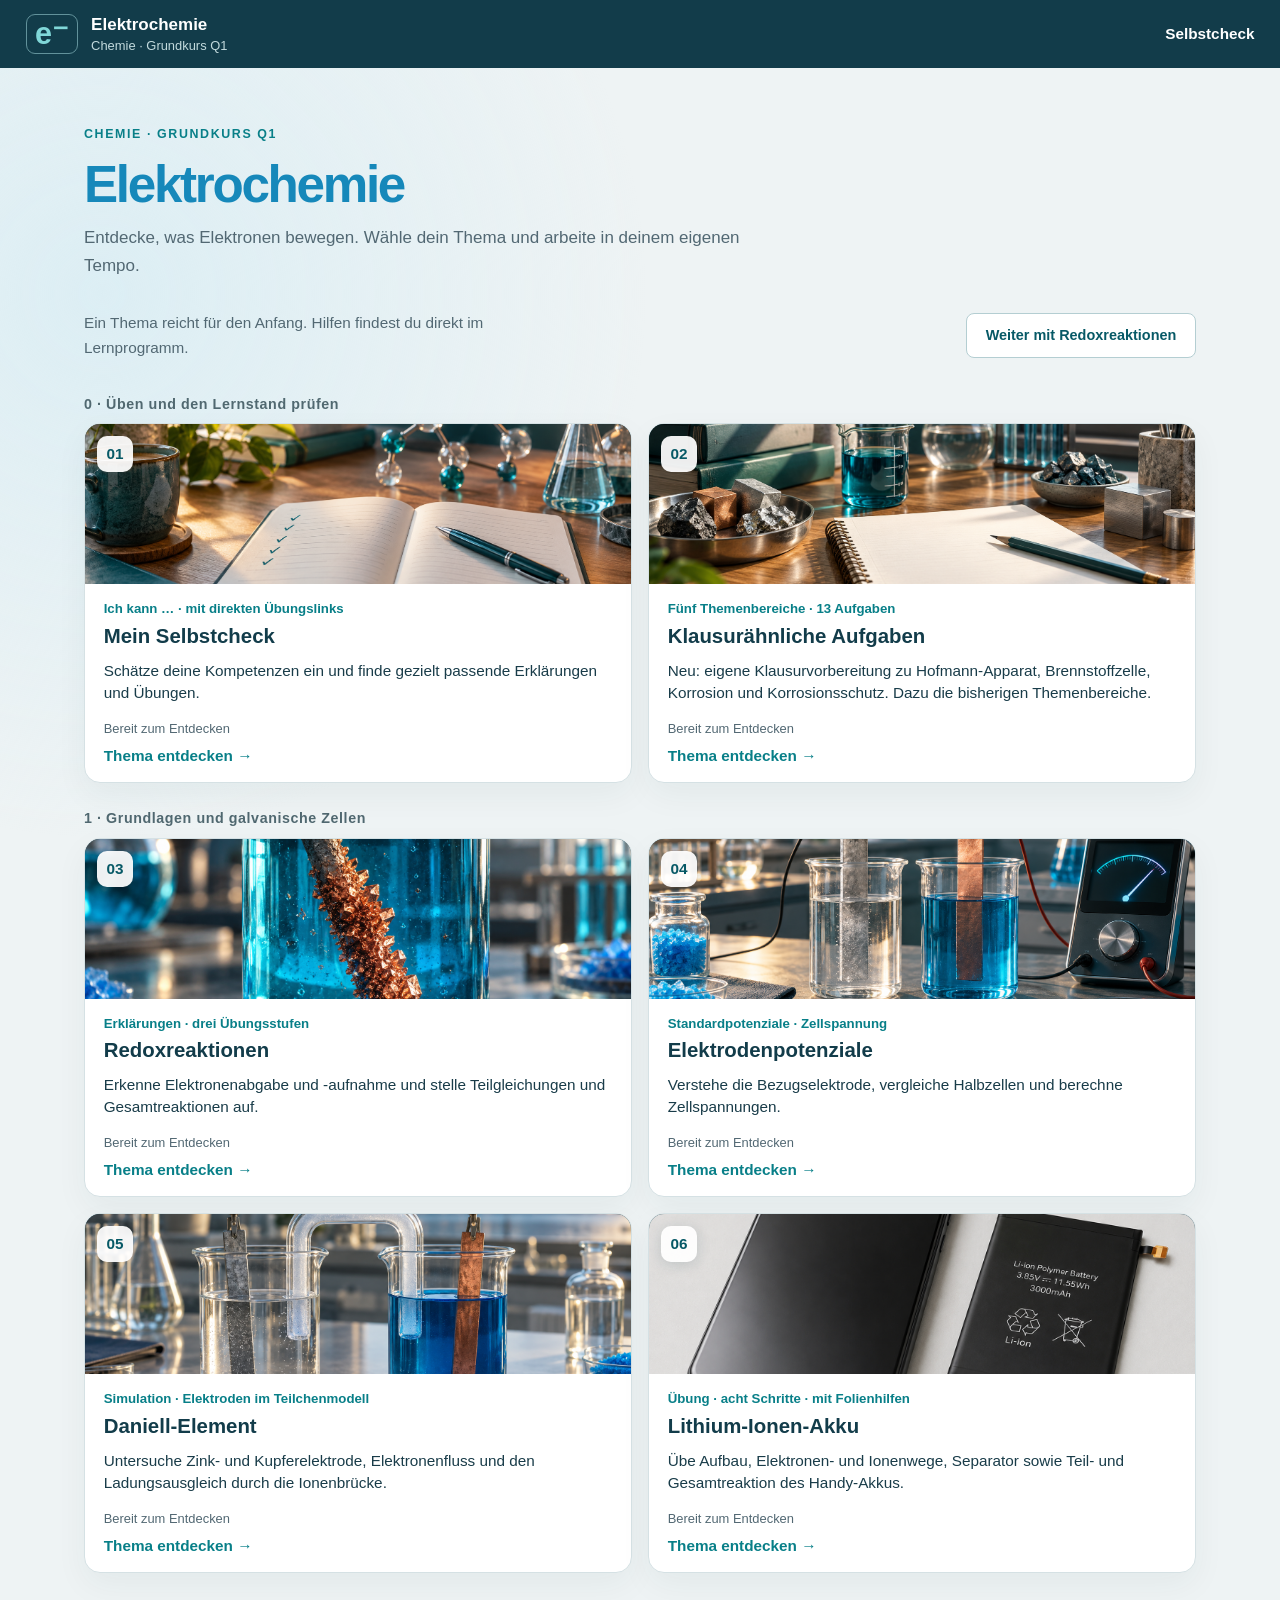
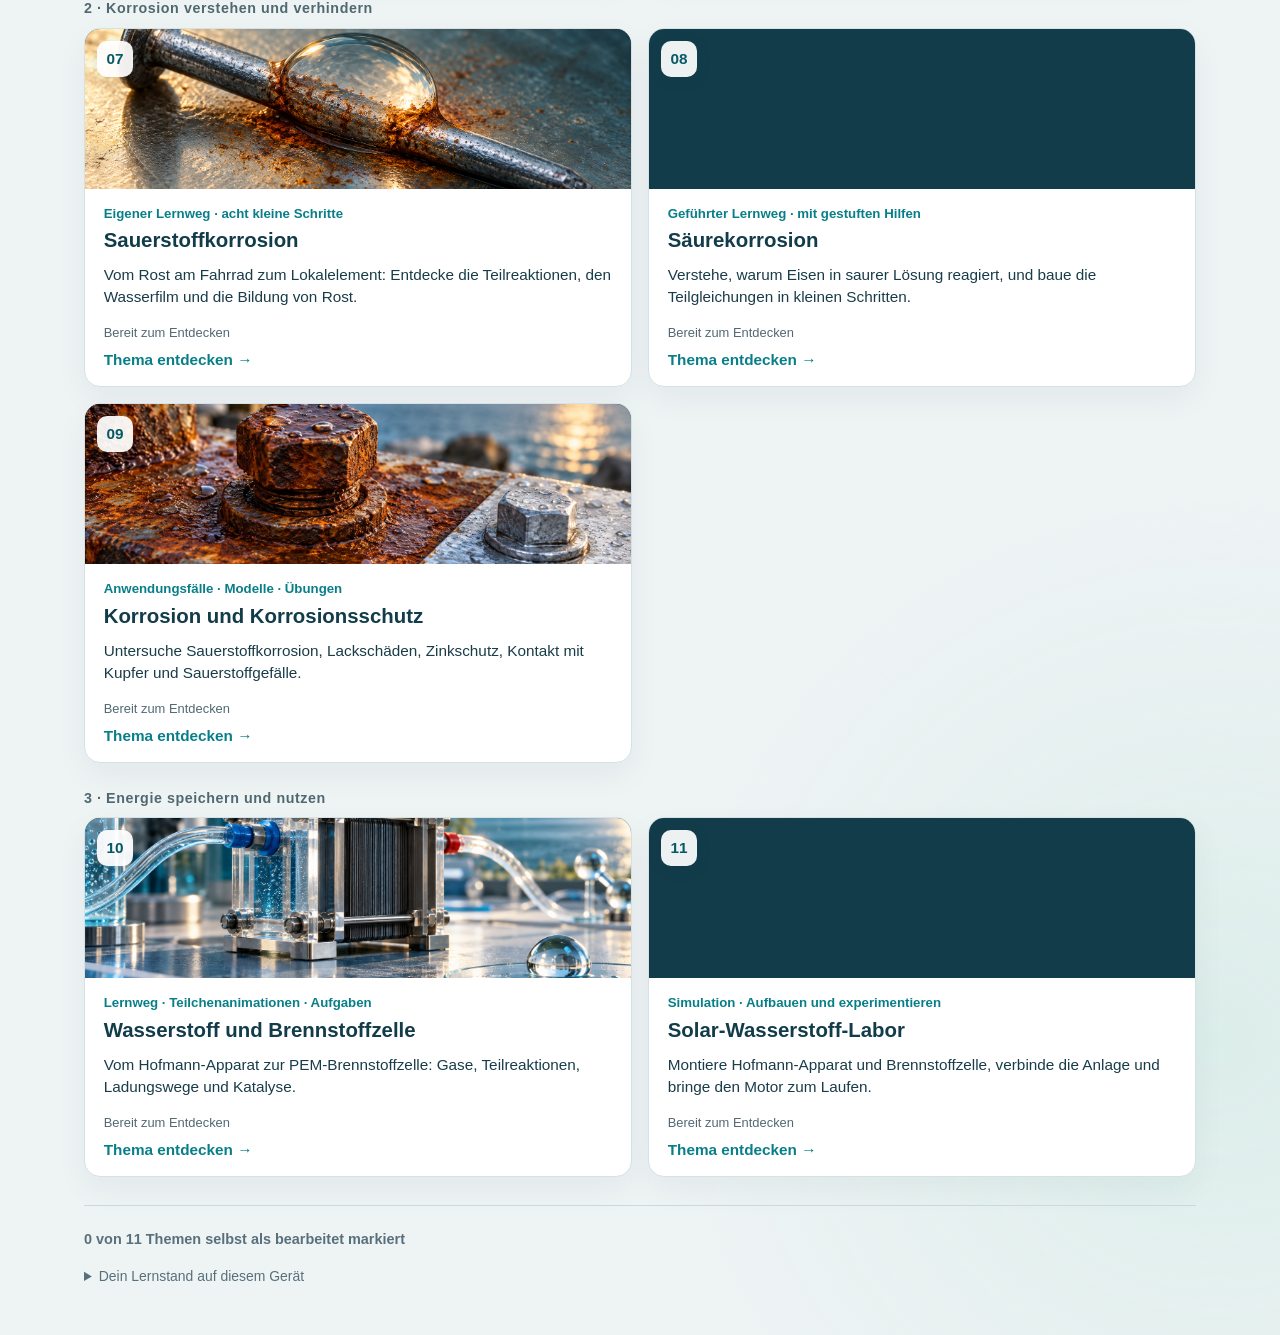
<file: index.html>
<!doctype html>
<html lang="de">
<head><meta charset="utf-8"><meta name="viewport" content="width=device-width,initial-scale=1"><meta name="theme-color" content="#123c4a"><title>Elektrochemie · Dein Lernraum</title><link rel="stylesheet" href="portal.css?v=7"></head>
<body>
<a class="skip" href="#main">Zum Inhalt</a>
<header><a class="brand" href="#ueberblick"><span class="symbol" aria-hidden="true">e⁻</span><span>Elektrochemie<small>Chemie · Grundkurs Q1</small></span></a><div class="header-actions"><a href="#selbstcheck">Selbstcheck</a><a id="allTopics" href="#ueberblick" hidden>← Alle Themen</a><button id="focus" type="button" aria-pressed="false" hidden>Mehr Platz fürs Programm</button></div></header>
<div class="shell">

<main id="main" tabindex="-1">
<section id="overview"><div class="hero"><p class="eyebrow">Chemie · Grundkurs Q1</p><h1>Elektrochemie</h1><p>Entdecke, was Elektronen bewegen. Wähle dein Thema und arbeite in deinem eigenen Tempo.</p></div><div class="overview-tools"><p>Ein Thema reicht für den Anfang. Hilfen findest du direkt im Lernprogramm.</p><button id="resume" type="button">Mit den Grundlagen beginnen</button></div><div id="cards" aria-label="Lernprogramme und Simulationen"></div><footer class="overview-footer"><p id="progress" role="status"></p><details><summary>Dein Lernstand auf diesem Gerät</summary><p>Deine Notizen, Themenmarkierungen und das zuletzt geöffnete Thema bleiben in diesem Browser. Markierungen sind deine eigene Einschätzung, keine automatische Bewertung.</p><p>Aufgaben werden gespeichert, soweit das jeweilige Programm dies unterstützt. Versuchsaufbauten im Solarlabor bleiben nur während dieser geöffneten Sitzung erhalten.</p></details></footer></section>
<section id="workspace" hidden><div class="module-heading"><div><p id="moduleTrack" class="eyebrow"></p><h1 id="moduleTitle"></h1></div><a id="standalone" target="_blank" rel="noopener">Einzeln öffnen ↗</a></div><details class="mission" open><summary>Dein Einstieg und deine Hilfen</summary><p id="moduleGoal"></p><ol id="moduleTasks"></ol><p id="moduleHelp" class="muted"></p></details><p id="loadStatus" role="status"></p><div id="frames"></div><div class="reflection"><label class="complete"><input id="complete" type="checkbox"> Diesen Themenbaustein habe ich für heute bearbeitet.</label><label for="notes"><strong>Mein Merksatz oder meine offene Frage</strong></label><textarea id="notes" rows="3" placeholder="Ein Satz oder ein Stichwort reicht."></textarea><span id="saveStatus" role="status"></span><div class="module-actions"><a href="#ueberblick">Zur Themenübersicht</a><button id="nextModule" type="button">Nächster Themenbaustein</button></div></div></section>
</main></div><script src="portal.js?v=14"></script>
</body></html>
</file>
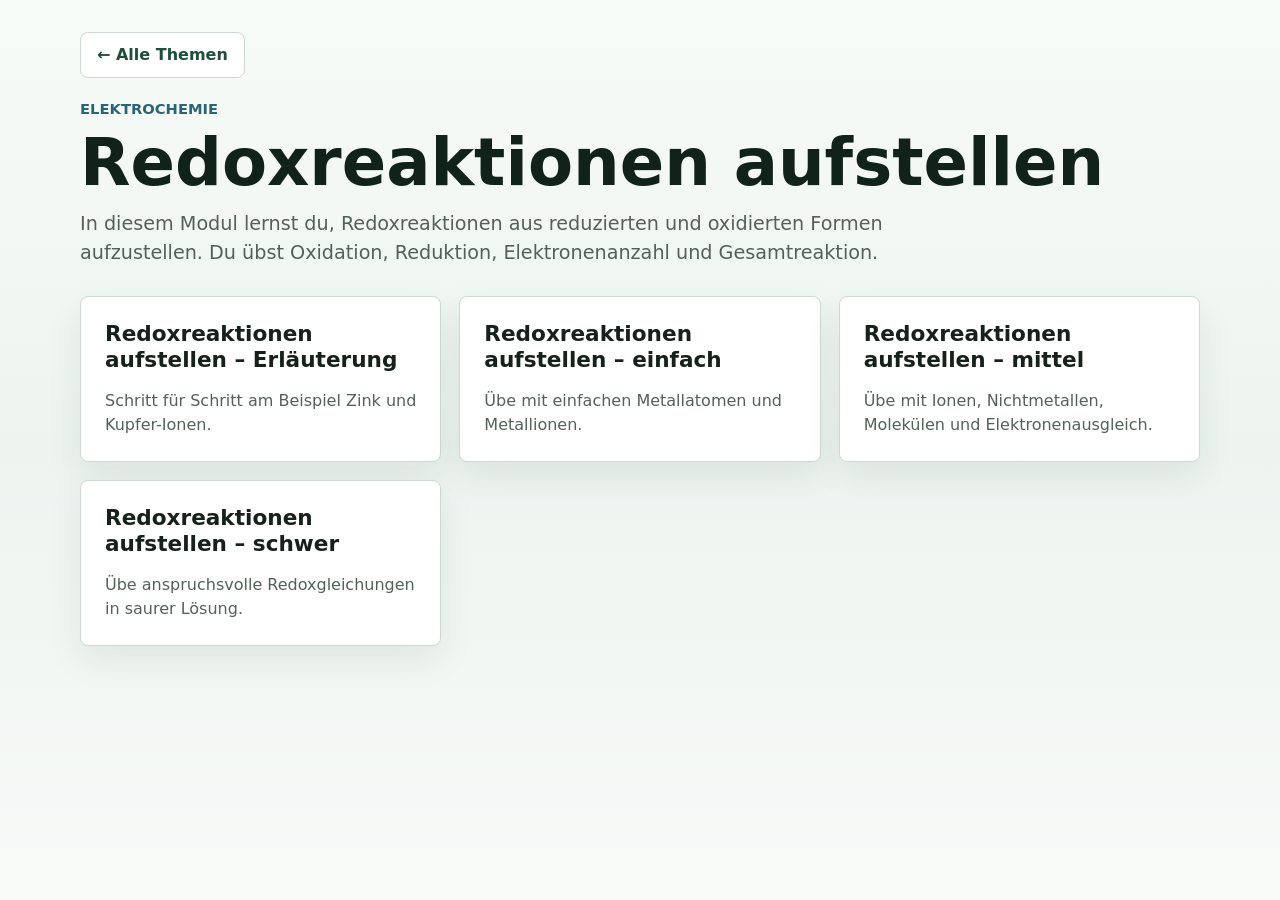
<file: module/grundlagen/index.html>
<!doctype html>
<html lang="de">
  <head>
    <meta charset="UTF-8" />
    <meta name="viewport" content="width=device-width, initial-scale=1.0" />
    <meta
      name="description"
      content="Interaktive Uebungen und Erklaerungen zur Elektrochemie"
    />
    <title>Elektrochemie Lernprogramm</title>
    <link rel="stylesheet" href="./global-klausur-20260612.css?v=13" />
  </head>
  <body>
    <div id="root"></div>
    <script src="../equations.js?v=11"></script>
    <script src="./klausur-data-20260612.js?v=11"></script>
    <script src="./klausur-fokus-20261104.js?v=3"></script>
    <script src="./electrode-potential-data-20260615.js?v=11"></script>
    <script src="./corrosion-data-20260701.js?v=11"></script>
    <script src="./local-app-klausur-20260612.js?v=15"></script>
  </body>
</html>
</file>
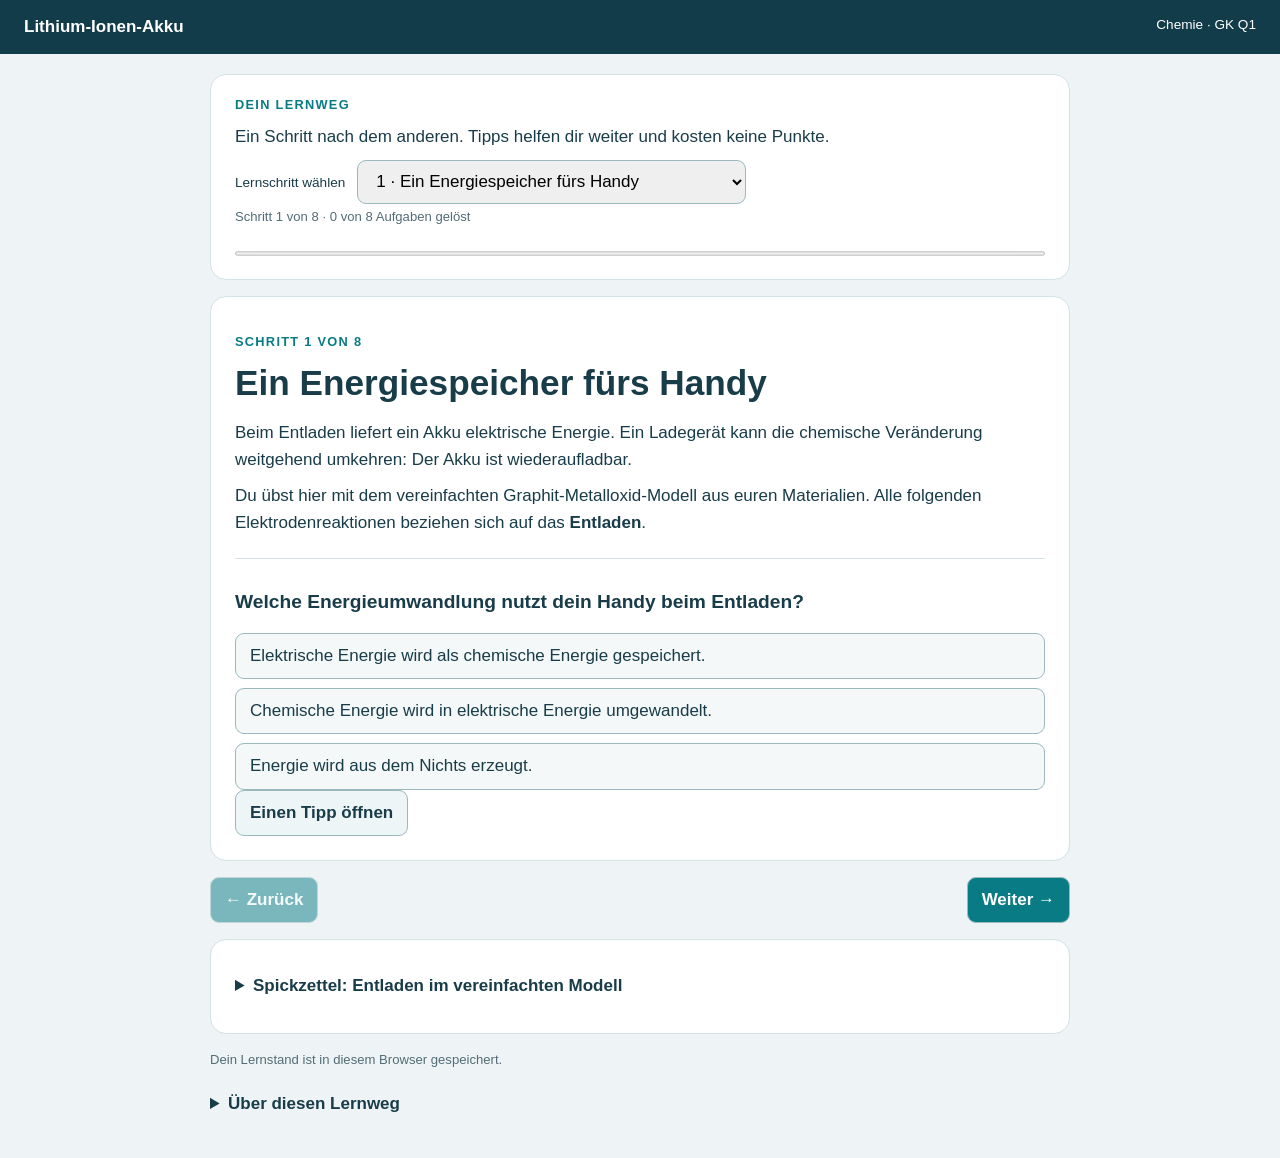
<file: module/lithium/index.html>
<!doctype html><html lang="de"><head><meta charset="utf-8"><meta name="viewport" content="width=device-width,initial-scale=1"><title>Lithium-Ionen-Akku · Schritt für Schritt</title><link rel="stylesheet" href="style.css"></head><body><header><strong>Lithium-Ionen-Akku</strong><span>Chemie · GK Q1</span></header><main><div class="intro"><p class="eyebrow">Dein Lernweg</p><p>Ein Schritt nach dem anderen. Tipps helfen dir weiter und kosten keine Punkte.</p><label for="jump">Lernschritt wählen</label><select id="jump"></select><p id="progress" role="status"></p><progress id="bar" max="8" value="0"></progress></div><article id="lesson" tabindex="-1"></article><nav aria-label="Lernschritte"><button id="back">← Zurück</button><button id="next">Weiter →</button></nav><details class="summary"><summary>Spickzettel: Entladen im vereinfachten Modell</summary><p>Anode (negativ): LiC₆ → C₆ + Li⁺ + e⁻<br>Kathode (positiv): MeO₂ + Li⁺ + e⁻ → LiMeO₂<br>Gesamt: LiC₆ + MeO₂ → C₆ + LiMeO₂</p><p>Elektronen fließen außen, Lithium-Ionen wandern innen. Die Bezeichnungen Anode und Kathode beziehen sich hier auf das Entladen.</p></details><p id="save" role="status"></p><details><summary>Über diesen Lernweg</summary><p>Grundlage: „Der_Lithium-Ionen-Akku.pdf“ (Arbeitsmaterial, 3 Seiten) und „Der_Lithium_Ionen_Akku.pdf“ (Präsentation, 7 Folien). Die Folienhilfen stammen aus dieser Präsentation. Die Gleichungen beschreiben das dort verwendete stark vereinfachte Graphit-Metalloxid-Modell beim Entladen.</p><p>Deine Antworten werden nur in diesem Browser gespeichert. Kein Zeitdruck, keine Benotung. Du kannst alle Schritte frei wählen.</p><button id="reset" class="secondary">Lernstand zurücksetzen</button></details></main><script src="app.js?v=11"></script></body></html>
</file>
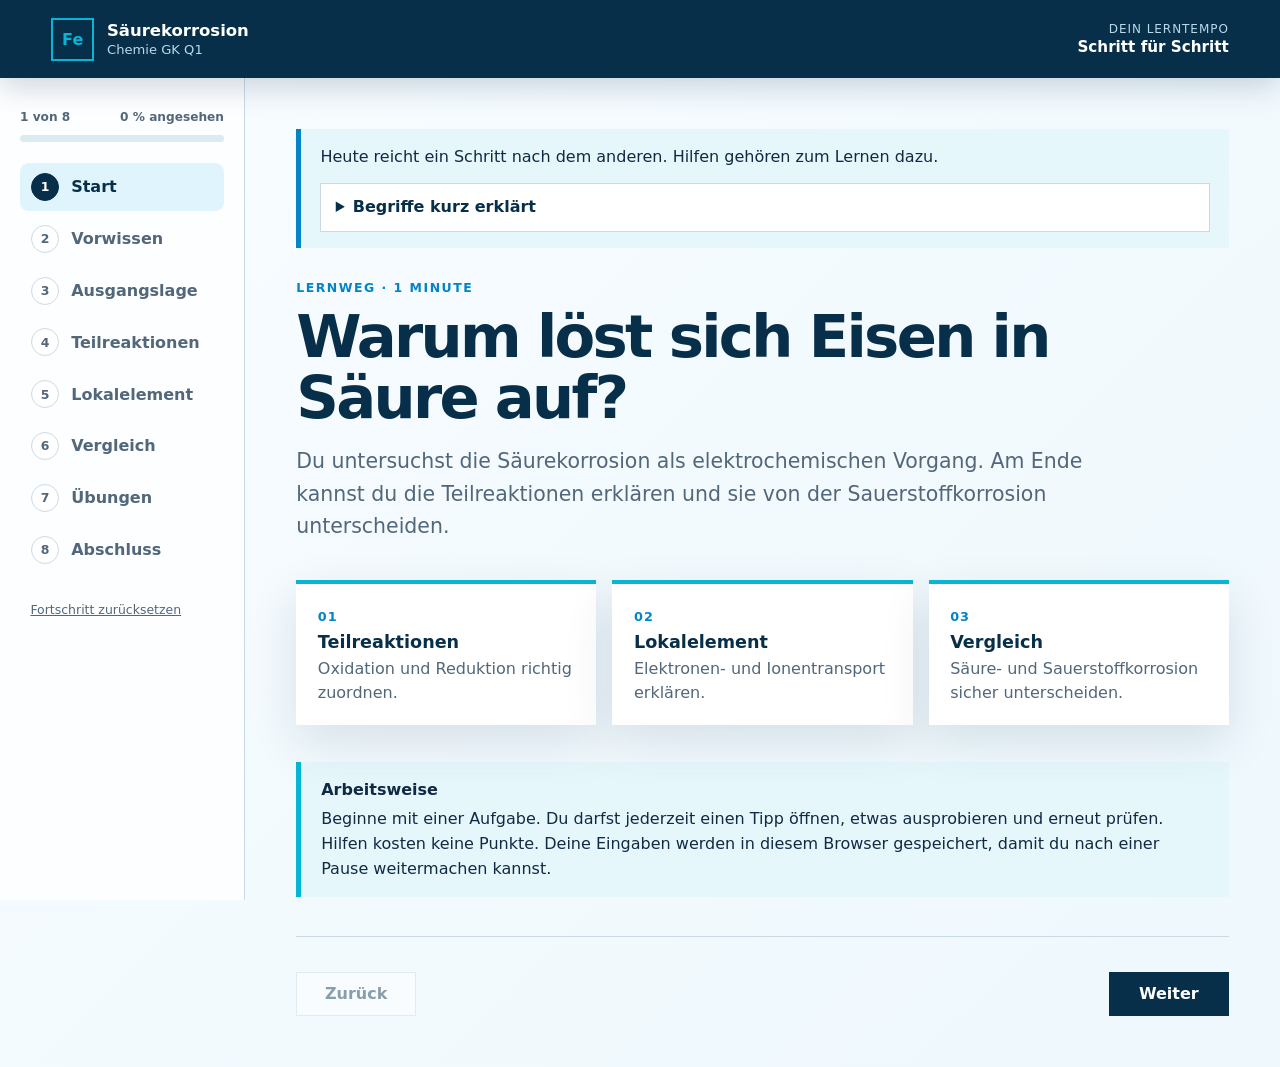
<file: module/saeure/index.html>
<!doctype html>
<html lang="de">
<head>
  <meta charset="utf-8">
  <meta name="viewport" content="width=device-width, initial-scale=1">
  <meta name="description" content="Interaktives Lern- und Übungsprogramm zur Säurekorrosion für den Chemie-Grundkurs der Jahrgangsstufe 12.">
  <meta name="theme-color" content="#082f49">
  <title>Säurekorrosion | Lernprogramm Chemie</title>
  <link rel="icon" href="favicon.svg" type="image/svg+xml">
  <link rel="stylesheet" href="styles.css?v=6">
</head>
<body>
  <a class="skip-link" href="#lerninhalt">Zum Lerninhalt springen</a>

  <header class="topbar">
    <div class="brand">
      <span class="brand-mark" aria-hidden="true">Fe</span>
      <div>
        <strong>Säurekorrosion</strong>
        <span>Chemie GK Q1</span>
      </div>
    </div>
    <div class="time-box" aria-label="Geplante Bearbeitungszeit">
      <span>Dein Lerntempo</span>
      <strong>Schritt für Schritt</strong>
    </div>
  </header>

  <div class="app-shell">
    <aside class="sidebar" aria-label="Lernweg">
      <div class="progress-copy">
        <span id="progressText">1 von 8</span>
        <span id="progressPercent">0 % bearbeitet</span>
      </div>
      <div class="progress-track" aria-hidden="true"><div id="progressBar"></div></div>
      <nav id="stepNav">
        <button class="nav-step active" data-step="0"><span>1</span>Start</button>
        <button class="nav-step" data-step="1"><span>2</span>Vorwissen</button>
        <button class="nav-step" data-step="2"><span>3</span>Ausgangslage</button>
        <button class="nav-step" data-step="3"><span>4</span>Teilreaktionen</button>
        <button class="nav-step" data-step="4"><span>5</span>Lokalelement</button>
        <button class="nav-step" data-step="5"><span>6</span>Vergleich</button>
        <button class="nav-step" data-step="6"><span>7</span>Übungen</button>
        <button class="nav-step" data-step="7"><span>8</span>Abschluss</button>
      </nav>
      <button class="text-button" id="resetButton">Fortschritt zurücksetzen</button>
    </aside>

    <main id="lerninhalt" tabindex="-1">
      <section class="step active" data-step="0">
        <div class="eyebrow">Lernweg · 1 Minute</div>
        <h1>Warum löst sich Eisen in Säure auf?</h1>
        <p class="lead">Du untersuchst die Säurekorrosion als elektrochemischen Vorgang. Am Ende kannst du die Teilreaktionen erklären und sie von der Sauerstoffkorrosion unterscheiden.</p>

        <div class="goal-grid">
          <article><span class="goal-number">01</span><h2>Teilreaktionen</h2><p>Oxidation und Reduktion richtig zuordnen.</p></article>
          <article><span class="goal-number">02</span><h2>Lokalelement</h2><p>Elektronen- und Ionentransport erklären.</p></article>
          <article><span class="goal-number">03</span><h2>Vergleich</h2><p>Säure- und Sauerstoffkorrosion sicher unterscheiden.</p></article>
        </div>

        <div class="note">
          <strong>Arbeitsweise</strong>
          <p>Beginne mit einer Aufgabe. Du darfst jederzeit einen Tipp öffnen, etwas ausprobieren und erneut prüfen. Hilfen kosten keine Punkte. Deine Eingaben werden in diesem Browser gespeichert, damit du nach einer Pause weitermachen kannst.</p>
        </div>
      </section>

      <section class="step" data-step="1">
        <div class="eyebrow">Vorwissen aktivieren · 3 Minuten</div>
        <h1>Sauerstoffkorrosion im Rückblick</h1>
        <p class="lead">Bei der Sauerstoffkorrosion entstehen auf der feuchten Eisenoberfläche anodische und kathodische Bereiche.</p>

        <div class="reaction-board oxygen-board" aria-label="Schema der Sauerstoffkorrosion">
          <div class="reaction-column anode">
            <span class="label">Anode · Oxidation</span>
            <div class="equation">Fe → Fe²⁺ + 2 e⁻</div>
            <p>Eisenatome verlassen den Metallverband.</p>
          </div>
          <div class="electron-route"><span>Elektronenfluss im Metall</span></div>
          <div class="reaction-column cathode">
            <span class="label">Kathode · Reduktion</span>
            <div class="equation">O₂ + 2 H₂O + 4 e⁻ → 4 OH⁻</div>
            <p>Gelöster Sauerstoff nimmt Elektronen auf.</p>
          </div>
        </div>

        <form class="check-card auto-question" data-correct="b">
          <fieldset>
            <legend>Welche Aussage beschreibt die Kathodenreaktion der Sauerstoffkorrosion?</legend>
            <label><input type="radio" name="recall" value="a"> Eisen nimmt Elektronen auf und bildet Fe²⁺.</label>
            <label><input type="radio" name="recall" value="b"> Sauerstoff nimmt Elektronen auf; dabei entstehen OH⁻-Ionen.</label>
            <label><input type="radio" name="recall" value="c"> Oxonium-Ionen geben Elektronen ab; dabei entsteht Wasserstoff.</label>
          </fieldset>
          <button type="submit" class="check-button">Antwort prüfen</button>
          <p class="feedback" role="status"></p>
        </form>
      </section>

      <section class="step" data-step="2">
        <div class="eyebrow">Ausgangslage · 4 Minuten</div>
        <h1>Eisen trifft auf eine saure Lösung</h1>
        <p class="lead">Wir betrachten Eisen in verdünnter Salzsäure. Metall und wässriger Elektrolyt stehen direkt miteinander in Kontakt. Die folgende Erklärung gilt für dieses Modellbeispiel.</p>

        <figure class="learning-figure">
          <a href="assets/ausgangssituation.png" class="zoomable-image" aria-label="Grafik zur Ausgangssituation vergrößern">
            <img src="assets/ausgangssituation.png" alt="Eisen in einer sauren Lösung mit frei beweglichen Oxonium-Ionen" loading="lazy">
            <span class="zoom-hint">Grafik vergrößern</span>
          </a>
          <figcaption>Vereinfachtes Modell: Eisen steht mit einer sauren, wässrigen Lösung in Kontakt. Die Bildaussage zu H₃O⁺ bezieht sich auf diese Lösung. Wassermoleküle und Gegenionen (hier Cl⁻) sind nicht eingezeichnet; die Lösung ist insgesamt elektrisch neutral.</figcaption>
        </figure>

        <div class="concept-stack">
          <article>
            <div class="concept-icon metal" aria-hidden="true">Fe</div>
            <div><h2>Metall</h2><p>Eisen kann Elektronen abgeben. Es wirkt als Reduktionsmittel.</p></div>
          </article>
          <article>
            <div class="concept-icon acid" aria-hidden="true">H₃O⁺</div>
            <div><h2>Saure Lösung</h2><p>Oxonium-Ionen können Elektronen aufnehmen.</p></div>
          </article>
          <article>
            <div class="concept-icon ion" aria-hidden="true">±</div>
            <div><h2>Elektrolyt</h2><p>Bewegliche Ionen ermöglichen den Ladungstransport in der Lösung.</p></div>
          </article>
        </div>

        <form class="check-card auto-question" data-correct="b">
          <fieldset>
            <legend>Welche Aufgabe übernimmt die wässrige Lösung bei der hier betrachteten Säurekorrosion?</legend>
            <label><input type="radio" name="dry-acid" value="a"> Nur Wasser kann Elektronen abgeben.</label>
            <label><input type="radio" name="dry-acid" value="b"> Bewegliche Ionen transportieren elektrische Ladung in der Lösung.</label>
            <label><input type="radio" name="dry-acid" value="c"> Trockenes Eisen besitzt keine Elektronen.</label>
          </fieldset>
          <button type="submit" class="check-button">Antwort prüfen</button>
          <p class="feedback" role="status"></p>
        </form>
      </section>

      <section class="step" data-step="3">
        <div class="eyebrow">Teilreaktionen · 12 Minuten</div>
        <h1>Elektronenabgabe und Elektronenaufnahme</h1>
        <p class="lead">Beginne nur mit der Anode: Bild ansehen, Produkte auswählen, Gleichung bauen. Danach gehst du zur Kathode weiter. Die Tipps begleiten dich.</p>

        <div class="graphic-grid">
          <article class="investigation-panel">
            <figure class="learning-figure">
              <a href="assets/oxidation-eisen.png" class="zoomable-image cropped-reaction" data-crop="reaction" aria-label="Darstellung des anodischen Bereichs vergrößern">
                <img src="assets/oxidation-eisen.png" alt="Anodischer Bereich auf einer Eisenoberfläche: Eisenatome verlassen den Metallverband" loading="lazy">
                <span class="zoom-hint">Grafik vergrößern</span>
              </a>
              <figcaption><strong>Arbeitsauftrag A:</strong> Deute die Vorgänge am anodischen Bereich.</figcaption>
            </figure>

            <form class="check-card auto-question compact-question" data-correct="b">
              <fieldset>
                <legend>Welche Teilchen entstehen an der Anode?</legend>
                <label><input type="radio" name="anode-products" value="a"> Fe-Atome und H₂-Moleküle</label>
                <label><input type="radio" name="anode-products" value="b"> Fe²⁺-Ionen und Elektronen</label>
                <label><input type="radio" name="anode-products" value="c"> H₃O⁺-Ionen und OH⁻-Ionen</label>
              </fieldset>
              <button type="submit" class="check-button">Antwort prüfen</button>
              <p class="feedback" role="status"></p>
            </form>

            <div class="dnd-activity equation-activity" data-mode="sequence" data-key="anode-equation" data-answer="fe|arrow|fe2|plus|2e">
              <h2>Baue die Teilgleichung der Anode</h2>
              <p class="activity-instruction">Ziehe die Bausteine in das Gleichungsfeld. Auf dem Smartphone: Baustein antippen, dann das Zielfeld.</p>
              <div class="card-bank drop-zone" data-zone="bank" aria-label="Bausteine der Anodengleichung">
                <button type="button" class="drag-card equation-token" draggable="true" data-card="a-fe2" data-value="fe2" data-order="1">Fe²⁺</button>
                <button type="button" class="drag-card equation-token" draggable="true" data-card="a-plus" data-value="plus" data-order="2">+</button>
                <button type="button" class="drag-card equation-token" draggable="true" data-card="a-fe" data-value="fe" data-order="3">Fe</button>
                <button type="button" class="drag-card equation-token" draggable="true" data-card="a-2e" data-value="2e" data-order="4">2 e⁻</button>
                <button type="button" class="drag-card equation-token" draggable="true" data-card="a-arrow" data-value="arrow" data-order="5">→</button>
              </div>
              <div class="equation-drop drop-zone" data-zone="answer" aria-label="Gleichungsfeld der Anode"><span class="drop-placeholder">Teilgleichung hier zusammensetzen</span><button type="button" class="drop-tail">Hier ablegen</button></div>
              <div class="activity-actions"><button type="button" class="check-button dnd-check">Gleichung prüfen</button><button type="button" class="secondary-button dnd-reset">Neu ordnen</button></div>
              <p class="feedback" role="status"></p>
            </div>
          </article>

          <article class="investigation-panel">
            <figure class="learning-figure">
              <a href="assets/reduktion-oxonium.png" class="zoomable-image cropped-reaction cathode-crop" data-crop="cathode" aria-label="Darstellung des kathodischen Bereichs vergrößern">
                <img src="assets/reduktion-oxonium.png" alt="Kathodischer Bereich auf einer Eisenoberfläche: Oxonium-Ionen reagieren und Gasbläschen entstehen" loading="lazy">
                <span class="zoom-hint">Grafik vergrößern</span>
              </a>
              <figcaption><strong>Arbeitsauftrag B:</strong> Deute die Vorgänge am kathodischen Bereich.</figcaption>
            </figure>

            <form class="check-card auto-question compact-question" data-correct="c">
              <fieldset>
                <legend>Welche Stoffe entstehen an der Kathode?</legend>
                <label><input type="radio" name="cathode-products" value="a"> Fe²⁺ und O₂</label>
                <label><input type="radio" name="cathode-products" value="b"> OH⁻ und Fe</label>
                <label><input type="radio" name="cathode-products" value="c"> H₂ und H₂O</label>
              </fieldset>
              <button type="submit" class="check-button">Antwort prüfen</button>
              <p class="feedback" role="status"></p>
            </form>

            <div class="dnd-activity equation-activity" data-mode="sequence" data-key="cathode-equation" data-answer="2h3o|plus1|2e|arrow|h2|plus2|2h2o">
              <h2>Baue die Teilgleichung der Kathode</h2>
              <p class="activity-instruction">Achte auf den Ladungs- und Stoffausgleich.</p>
              <div class="card-bank drop-zone" data-zone="bank" aria-label="Bausteine der Kathodengleichung">
                <button type="button" class="drag-card equation-token" draggable="true" data-card="k-h2" data-value="h2" data-order="1">H₂</button>
                <button type="button" class="drag-card equation-token" draggable="true" data-card="k-plus1" data-value="plus1" data-order="2">+</button>
                <button type="button" class="drag-card equation-token" draggable="true" data-card="k-2h3o" data-value="2h3o" data-order="3">2 H₃O⁺</button>
                <button type="button" class="drag-card equation-token" draggable="true" data-card="k-2h2o" data-value="2h2o" data-order="4">2 H₂O</button>
                <button type="button" class="drag-card equation-token" draggable="true" data-card="k-arrow" data-value="arrow" data-order="5">→</button>
                <button type="button" class="drag-card equation-token" draggable="true" data-card="k-2e" data-value="2e" data-order="6">2 e⁻</button>
                <button type="button" class="drag-card equation-token" draggable="true" data-card="k-plus2" data-value="plus2" data-order="7">+</button>
              </div>
              <div class="equation-drop drop-zone" data-zone="answer" aria-label="Gleichungsfeld der Kathode"><span class="drop-placeholder">Teilgleichung hier zusammensetzen</span><button type="button" class="drop-tail">Hier ablegen</button></div>
              <div class="activity-actions"><button type="button" class="check-button dnd-check">Gleichung prüfen</button><button type="button" class="secondary-button dnd-reset">Neu ordnen</button></div>
              <p class="feedback" role="status"></p>
            </div>
          </article>
        </div>

        <div class="dnd-activity sequence-activity" data-mode="sequence" data-key="corrosion-sequence" data-answer="contact|oxidation|ions|electron-flow|reduction|hydrogen" data-reveal="acid-summary">
          <span class="task-number">Ablauf ordnen</span>
          <h2>Ordne die Schritte zu einer Erklärungskette</h2>
          <p class="activity-instruction">Beginne mit dem Kontakt zwischen Eisen und saurer Lösung. Die Reihenfolge hilft beim Erklären: Oxidation und Reduktion laufen tatsächlich gekoppelt ab.</p>
          <div class="card-bank drop-zone vertical-bank" data-zone="bank" aria-label="Ungeordnete Schritte der Säurekorrosion">
            <button type="button" class="drag-card sequence-card" draggable="true" data-card="s-hydrogen" data-value="hydrogen" data-order="1">Wasserstoffgas entsteht.</button>
            <button type="button" class="drag-card sequence-card" draggable="true" data-card="s-electron" data-value="electron-flow" data-order="2">Elektronen fließen im Metall zum kathodischen Bereich.</button>
            <button type="button" class="drag-card sequence-card" draggable="true" data-card="s-contact" data-value="contact" data-order="3">Saure Lösung benetzt die Eisenoberfläche.</button>
            <button type="button" class="drag-card sequence-card" draggable="true" data-card="s-reduction" data-value="reduction" data-order="4">H₃O⁺-Ionen nehmen Elektronen auf.</button>
            <button type="button" class="drag-card sequence-card" draggable="true" data-card="s-ions" data-value="ions" data-order="5">Fe²⁺-Ionen gehen in die Lösung über.</button>
            <button type="button" class="drag-card sequence-card" draggable="true" data-card="s-oxidation" data-value="oxidation" data-order="6">Eisenatome geben an anodischen Stellen Elektronen ab.</button>
          </div>
          <div class="sequence-drop drop-zone" data-zone="answer" aria-label="Geordneter Ablauf der Säurekorrosion"><span class="drop-placeholder">Schritte hier in der richtigen Reihenfolge ablegen</span><button type="button" class="drop-tail">Ausgewählten Schritt hier ablegen</button></div>
          <div class="activity-actions"><button type="button" class="check-button dnd-check">Reihenfolge prüfen</button><button type="button" class="secondary-button dnd-reset">Neu ordnen</button></div>
          <p class="feedback" role="status"></p>
        </div>

        <div class="sum-box" id="acid-summary" hidden>
          <span>Ergebnis</span>
          <strong>Fe + 2 H₃O⁺ → Fe²⁺ + H₂ + 2 H₂O</strong>
        </div>
      </section>

      <section class="step" data-step="4">
        <div class="eyebrow">Lokalelement · 4 Minuten</div>
        <h1>Zwei Reaktionsorte auf einer Oberfläche</h1>
        <p class="lead">Wähle zunächst eine Definition. Nutze danach die Gesamtgrafik, um Elektronen- und Ionentransport zu erklären.</p>

        <form class="check-card auto-question" data-correct="c" data-reveal="local-element-explanation">
          <fieldset>
            <legend>Was bezeichnet man in diesem Zusammenhang als Lokalelement?</legend>
            <label><input type="radio" name="local-element" value="a"> Ein einzelnes Eisenatom, das gleichzeitig oxidiert und reduziert wird.</label>
            <label><input type="radio" name="local-element" value="b"> Eine zweite Metallelektrode, die von außen an das Eisen angeschlossen wird.</label>
            <label><input type="radio" name="local-element" value="c"> Benachbarte anodische und kathodische Bereiche auf derselben Metalloberfläche, die elektrochemisch zusammenwirken.</label>
          </fieldset>
          <button type="submit" class="check-button">Antwort prüfen</button>
          <p class="feedback" role="status"></p>
        </form>

        <div id="local-element-explanation" hidden>
          <figure class="learning-figure process-figure">
            <a href="assets/gesamtprozess.png" class="zoomable-image" aria-label="Grafik zum Gesamtprozess der Säurekorrosion vergrößern">
              <img src="assets/gesamtprozess.png" alt="Gesamtprozess der Säurekorrosion mit anodischem und kathodischem Bereich, Elektronenfluss im Eisen und Gesamtreaktion" loading="lazy">
              <span class="zoom-hint">Grafik vergrößern</span>
            </a>
            <figcaption>Prüfe an der Grafik: Wo bewegen sich Elektronen, wo bewegen sich Ionen?</figcaption>
          </figure>

          <div class="explain-grid">
            <article><h2>Im Metall</h2><p>Elektronen fließen vom anodischen zum kathodischen Bereich.</p></article>
            <article><h2>In der Lösung</h2><p>Bewegliche Ionen sorgen für den Ladungsausgleich.</p></article>
          </div>

          <div class="warning-note">
            <strong>Wichtig:</strong> Bei der Säurekorrosion entstehen unmittelbar Fe²⁺-Ionen, Wasserstoff und Wasser. Rost entsteht nicht direkt. Erst Folgereaktionen mit Sauerstoff und bei geeignetem pH-Wert können Rostprodukte bilden.
          </div>
        </div>
      </section>

      <section class="step" data-step="5">
        <div class="eyebrow">Vergleich · 6 Minuten</div>
        <h1>Gleiche Oxidation, andere Reduktion</h1>
        <p class="lead">In beiden Fällen gibt Eisen Elektronen ab. Der Elektronenakzeptor an der Kathode entscheidet über die Produkte.</p>

        <div class="dnd-activity comparison-activity" data-mode="mapping" data-key="corrosion-comparison">
          <h2>Vervollständige die Vergleichstabelle</h2>
          <p class="activity-instruction">Ordne jede Karte dem passenden Feld zu. Jede Karte wird genau einmal verwendet.</p>
          <div class="card-bank drop-zone comparison-bank" data-zone="bank" aria-label="Ungeordnete Vergleichskarten">
            <button type="button" class="drag-card compare-card" draggable="true" data-card="c-oh" data-target="oxygen-product" data-order="1">OH⁻-Ionen</button>
            <button type="button" class="drag-card compare-card" draggable="true" data-card="c-acid-cond" data-target="acid-condition" data-order="2">saure, wässrige Lösung</button>
            <button type="button" class="drag-card compare-card" draggable="true" data-card="c-o2" data-target="oxygen-acceptor" data-order="3">O₂</button>
            <button type="button" class="drag-card compare-card" draggable="true" data-card="c-acid-observation" data-target="acid-observation" data-order="4">Gasbläschen; Eisen löst sich</button>
            <button type="button" class="drag-card compare-card" draggable="true" data-card="c-h3o" data-target="acid-acceptor" data-order="5">H₃O⁺</button>
            <button type="button" class="drag-card compare-card" draggable="true" data-card="c-oxygen-cond" data-target="oxygen-condition" data-order="6">Wasserfilm und O₂</button>
            <button type="button" class="drag-card compare-card" draggable="true" data-card="c-h2" data-target="acid-product" data-order="7">H₂ und H₂O</button>
            <button type="button" class="drag-card compare-card" draggable="true" data-card="c-rust" data-target="oxygen-observation" data-order="8">Rostprodukte nach Folgereaktionen</button>
          </div>

          <div class="comparison comparison-drop-table" role="table" aria-label="Vergleich von Säure- und Sauerstoffkorrosion zum Ausfüllen">
            <div class="comparison-row header" role="row"><div role="columnheader">Merkmal</div><div role="columnheader">Säurekorrosion</div><div role="columnheader">Sauerstoffkorrosion</div></div>
            <div class="comparison-row" role="row"><div role="rowheader">Bedingungen</div><div class="drop-zone table-drop" data-zone="acid-condition"></div><div class="drop-zone table-drop" data-zone="oxygen-condition"></div></div>
            <div class="comparison-row fixed-row" role="row"><div role="rowheader">Anode</div><div>Fe → Fe²⁺ + 2 e⁻</div><div>Fe → Fe²⁺ + 2 e⁻</div></div>
            <div class="comparison-row" role="row"><div role="rowheader">Elektronenakzeptor</div><div class="drop-zone table-drop" data-zone="acid-acceptor"></div><div class="drop-zone table-drop" data-zone="oxygen-acceptor"></div></div>
            <div class="comparison-row" role="row"><div role="rowheader">Kathodenprodukt</div><div class="drop-zone table-drop" data-zone="acid-product"></div><div class="drop-zone table-drop" data-zone="oxygen-product"></div></div>
            <div class="comparison-row" role="row"><div role="rowheader">Beobachtung/Folge</div><div class="drop-zone table-drop" data-zone="acid-observation"></div><div class="drop-zone table-drop" data-zone="oxygen-observation"></div></div>
          </div>
          <div class="activity-actions"><button type="button" class="check-button dnd-check">Tabelle prüfen</button><button type="button" class="secondary-button dnd-reset">Neu zuordnen</button></div>
          <p class="feedback" role="status"></p>
        </div>

        <form class="check-card auto-question" data-correct="a">
          <fieldset>
            <legend>Was ist bei beiden Korrosionsarten gleich?</legend>
            <label><input type="radio" name="compare" value="a"> Eisen wird oxidiert und gibt Elektronen ab.</label>
            <label><input type="radio" name="compare" value="b"> Oxonium-Ionen werden reduziert.</label>
            <label><input type="radio" name="compare" value="c"> An der Kathode entsteht Wasserstoff.</label>
          </fieldset>
          <button type="submit" class="check-button">Antwort prüfen</button>
          <p class="feedback" role="status"></p>
        </form>
      </section>

      <section class="step" data-step="6">
        <div class="eyebrow">Übungsphase · 13 Minuten</div>
        <h1>Wissen anwenden</h1>
        <p class="lead">Du siehst immer nur eine Aufgabe. Probiere eine Antwort aus und nutze die Rückmeldung. Für eigene Erklärungen findest du Satzanfänge. Die letzte Aufgabe ist eine freiwillige Vertiefung.</p>

        <form class="exercise-block auto-question" data-correct="b">
          <span class="task-number">Aufgabe 1</span>
          <fieldset>
            <legend>In verdünnter Salzsäure bilden sich an einem Eisenstück Gasbläschen. Welche Deutung passt?</legend>
            <label><input type="radio" name="gas" value="a"> Fe²⁺-Ionen reagieren zu gasförmigem Eisen.</label>
            <label><input type="radio" name="gas" value="b"> H₃O⁺-Ionen nehmen Elektronen auf; H₂ entsteht.</label>
            <label><input type="radio" name="gas" value="c"> Sauerstoff gibt Elektronen ab; O₂ entsteht.</label>
          </fieldset>
          <button type="submit" class="check-button">Antwort prüfen</button>
          <p class="feedback" role="status"></p>
        </form>

        <form class="exercise-block auto-question" data-correct="c">
          <span class="task-number">Aufgabe 2</span>
          <fieldset>
            <legend>Welche Aussage zum Elektronen- und Ladungstransport ist richtig?</legend>
            <label><input type="radio" name="transport" value="a"> Elektronen fließen durch die Lösung von der Kathode zur Anode.</label>
            <label><input type="radio" name="transport" value="b"> Ionen fließen ausschließlich im Metall.</label>
            <label><input type="radio" name="transport" value="c"> Elektronen fließen im Metall; Ionen bewegen sich im Elektrolyten.</label>
          </fieldset>
          <button type="submit" class="check-button">Antwort prüfen</button>
          <p class="feedback" role="status"></p>
        </form>

        <form class="exercise-block select-question">
          <span class="task-number">Aufgabe 3</span>
          <h2>Ordne die Aussagen zu</h2>
          <div class="select-row"><label for="s1">H₃O⁺ nimmt Elektronen auf.</label><select id="s1" data-answer="acid"><option value="">Bitte wählen</option><option value="acid">Säurekorrosion</option><option value="oxygen">Sauerstoffkorrosion</option><option value="both">beide</option></select></div>
          <div class="select-row"><label for="s2">Eisen wird zu Fe²⁺ oxidiert.</label><select id="s2" data-answer="both"><option value="">Bitte wählen</option><option value="acid">Säurekorrosion</option><option value="oxygen">Sauerstoffkorrosion</option><option value="both">beide</option></select></div>
          <div class="select-row"><label for="s3">An der Kathode entstehen OH⁻-Ionen.</label><select id="s3" data-answer="oxygen"><option value="">Bitte wählen</option><option value="acid">Säurekorrosion</option><option value="oxygen">Sauerstoffkorrosion</option><option value="both">beide</option></select></div>
          <button type="submit" class="check-button">Zuordnung prüfen</button>
          <p class="feedback" role="status"></p>
        </form>

        <div class="exercise-block open-question">
          <span class="task-number">Aufgabe 4 · offen</span>
          <label for="open1"><strong>Ein Schüler behauptet: „Die braune Schicht zeigt, dass bei der Säurekorrosion sofort Rost entsteht.“ Beurteile die Aussage fachlich.</strong></label>
          <textarea id="open1" rows="5" placeholder="Formuliere deine Beurteilung in 3–4 Sätzen."></textarea>
          <button type="button" class="secondary-button reveal-button" data-target="solution1">Musterlösung anzeigen</button>
          <div id="solution1" class="model-answer" hidden>
            <strong>Mögliche Lösung</strong>
            <p>Die Aussage ist zu ungenau. Unmittelbar entstehen bei der Säurekorrosion Fe²⁺-Ionen, H₂ und H₂O. Rostprodukte können erst durch weitere Reaktionen entstehen, wenn Sauerstoff vorhanden ist und der pH-Wert geeignet ist. Eine braune Schicht kann daher eine Folge späterer Reaktionen sein.</p>
          </div>
        </div>

        <div class="exercise-block open-question">
          <span class="task-number">Aufgabe 5 · freiwillige Vertiefung</span>
          <label for="open2"><strong>Erkläre, warum ein Lacküberzug sowohl Säure- als auch Sauerstoffkorrosion bremsen kann.</strong></label>
          <textarea id="open2" rows="4" placeholder="Nutze die Begriffe Eisenoberfläche, Elektrolyt und Stoffkontakt."></textarea>
          <button type="button" class="secondary-button reveal-button" data-target="solution2">Denkhilfe anzeigen</button>
          <div id="solution2" class="model-answer" hidden>
            <strong>Denkhilfe</strong>
            <p>Überlege, welche Stoffe bei beiden Korrosionsarten die Eisenoberfläche erreichen müssen und welche Rolle die wässrige Lösung als Elektrolyt spielt.</p>
          </div>
        </div>
      </section>

      <section class="step" data-step="7">
        <div class="eyebrow">Abschluss · 2 Minuten</div>
        <h1>Dein Ergebnis</h1>
        <p class="lead">Nutze diese Übersicht, um dich auf die gemeinsame Besprechung vorzubereiten.</p>

        <div class="result-panel">
          <div class="score-ring" aria-hidden="true"><span id="scoreValue">0/13</span></div>
          <div>
            <h2>Das hast du geschafft</h2>
            <p id="scoreText">Noch keine Aufgabe geprüft.</p>
          </div>
        </div>

        <figure class="learning-figure hero-figure">
          <a href="assets/saeurekorrosion-ueberblick.png" class="zoomable-image" aria-label="Übersichtsgrafik zur Säurekorrosion vergrößern">
            <img src="assets/saeurekorrosion-ueberblick.png" alt="Säurekorrosion von Eisen als Lokalelement mit Anode, Kathode, Elektronenfluss und Gesamtreaktion" loading="lazy">
            <span class="zoom-hint">Grafik vergrößern</span>
          </a>
          <figcaption>Nutze die Übersicht zur abschließenden Kontrolle deiner Ergebnisse.</figcaption>
        </figure>

        <div class="takeaway-grid">
          <article><span>Oxidation</span><strong>Fe → Fe²⁺ + 2 e⁻</strong></article>
          <article><span>Reduktion</span><strong>2 H₃O⁺ + 2 e⁻ → H₂ + 2 H₂O</strong></article>
          <article><span>Unterschied</span><strong>H₃O⁺ statt O₂ nimmt Elektronen auf.</strong></article>
        </div>

        <div class="discussion-list">
          <h2>Für die Kursbesprechung</h2>
          <ul>
            <li>Warum können Anode und Kathode auf demselben Eisenstück liegen?</li>
            <li>Warum entsteht bei der Säurekorrosion Wasserstoff, bei der Sauerstoffkorrosion aber OH⁻?</li>
            <li>Welche Bedingungen fördern spätere Rostbildung?</li>
          </ul>
        </div>
      </section>

      <div class="step-controls">
        <button id="prevButton" class="secondary-button" disabled>Zurück</button>
        <button id="nextButton" class="primary-button">Weiter</button>
      </div>
    </main>
  </div>

  <dialog id="imageDialog" class="image-dialog" aria-labelledby="imageDialogTitle">
    <div class="dialog-header">
      <strong id="imageDialogTitle">Grafik vergrößert</strong>
      <button type="button" id="closeImageDialog" class="dialog-close">Zurück zum Lernprogramm</button>
    </div>
    <div id="dialogImageFrame" class="dialog-image-frame">
      <img id="dialogImage" alt="">
    </div>
  </dialog>

  <div id="liveRegion" class="sr-only" aria-live="polite"></div>
  <script src="script.js?v=11"></script>
  <script src="guide.js?v=11"></script>
<script src="../bridge.js?v=11"></script></body>
</html>
</file>
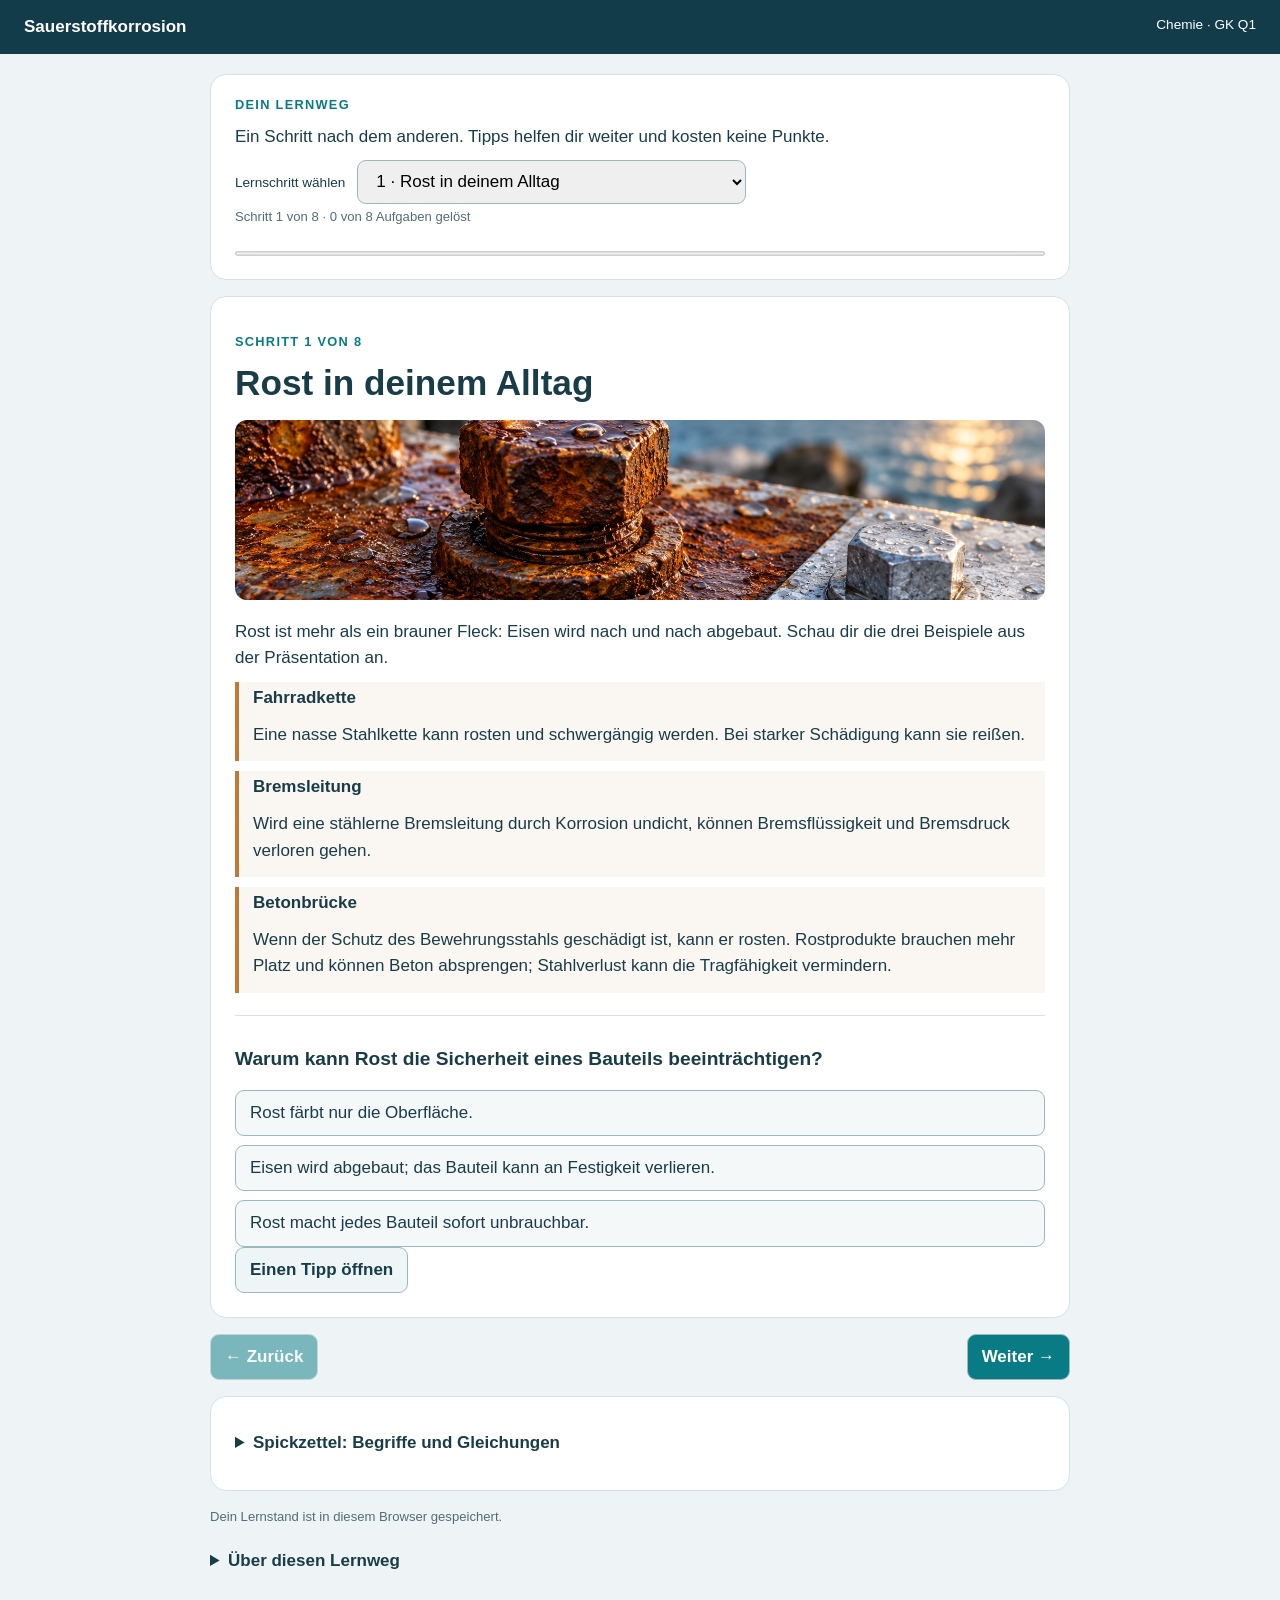
<file: module/sauerstoff/index.html>
<!doctype html><html lang="de"><head><meta charset="utf-8"><meta name="viewport" content="width=device-width,initial-scale=1"><title>Sauerstoffkorrosion · Schritt für Schritt</title><link rel="stylesheet" href="style.css"></head><body><header><strong>Sauerstoffkorrosion</strong><span>Chemie · GK Q1</span></header><main><div class="intro"><p class="eyebrow">Dein Lernweg</p><p>Ein Schritt nach dem anderen. Tipps helfen dir weiter und kosten keine Punkte.</p><label for="jump">Lernschritt wählen</label><select id="jump"></select><p id="progress" role="status"></p><progress id="bar" max="8" value="0"></progress></div><article id="lesson" tabindex="-1"></article><nav aria-label="Lernschritte"><button id="back">← Zurück</button><button id="next">Weiter →</button></nav><details class="summary"><summary>Spickzettel: Begriffe und Gleichungen</summary><p><b>Oxidation:</b> Elektronenabgabe. <b>Reduktion:</b> Elektronenaufnahme.</p><p>Anode: Fe → Fe²⁺ + 2 e⁻<br>Kathode: O₂ + 2 H₂O + 4 e⁻ → 4 OH⁻</p><p>Elektronen bewegen sich im Metall; Ionen bewegen sich im Wasserfilm. Eisen(II)-Ionen und Hydroxid-Ionen bilden zunächst Eisen(II)-hydroxid. Weitere Reaktionen mit Sauerstoff führen zu Rostprodukten.</p></details><p id="save" role="status"></p><details><summary>Über diesen Lernweg</summary><p>Grundlage: Präsentation „Sauerstoffkorrosion mit Einstieg“, Folien 1–10. Aufbau und Hilfen orientieren sich an den vorhandenen Säurekorrosions- und Korrosionsprogrammen. Das Modell beschreibt Sauerstoffkorrosion von Eisen in einem annähernd neutralen Wasserfilm. Es ist schematisch und nicht maßstabsgetreu.</p><p>Deine Antworten werden nur in diesem Browser gespeichert. Kein Zeitdruck, keine Benotung. Du kannst alle Schritte frei wählen.</p><button id="reset" class="secondary">Lernstand zurücksetzen</button></details></main><script src="app.js?v=11"></script></body></html>
</file>
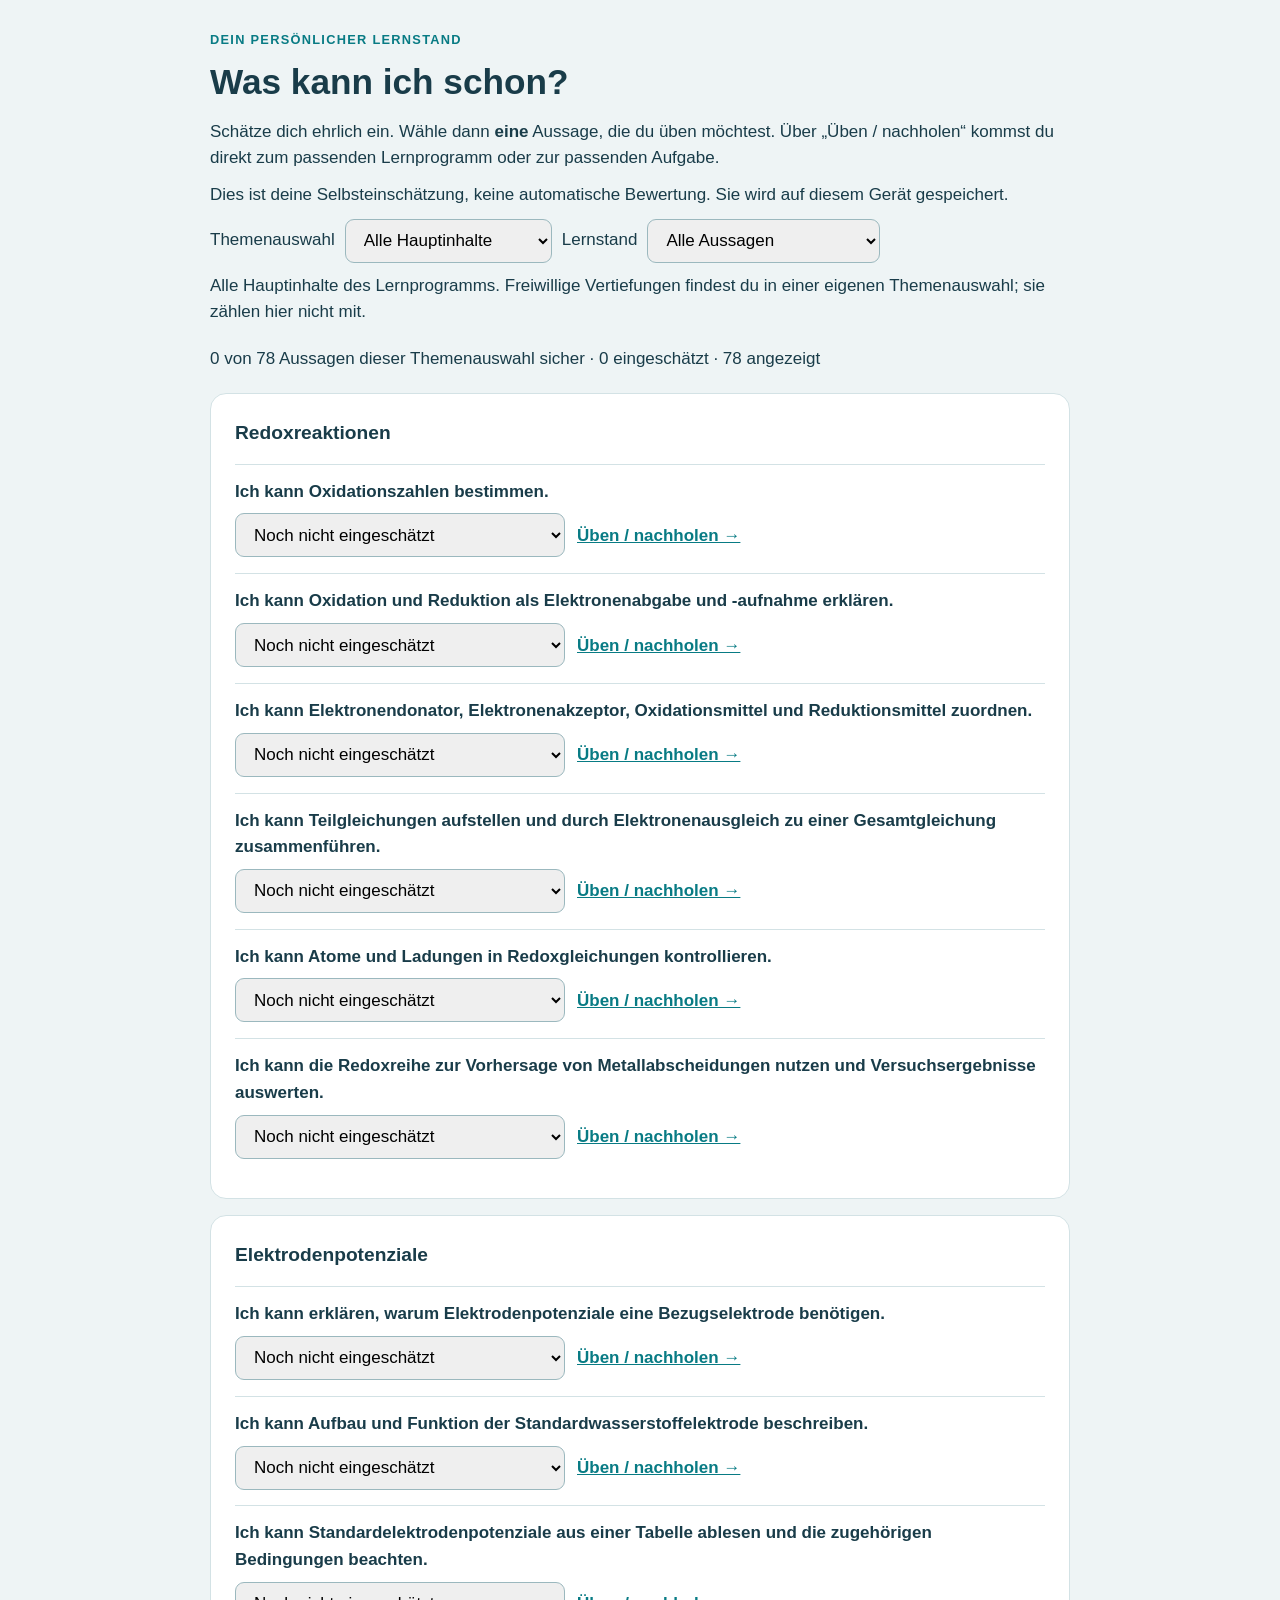
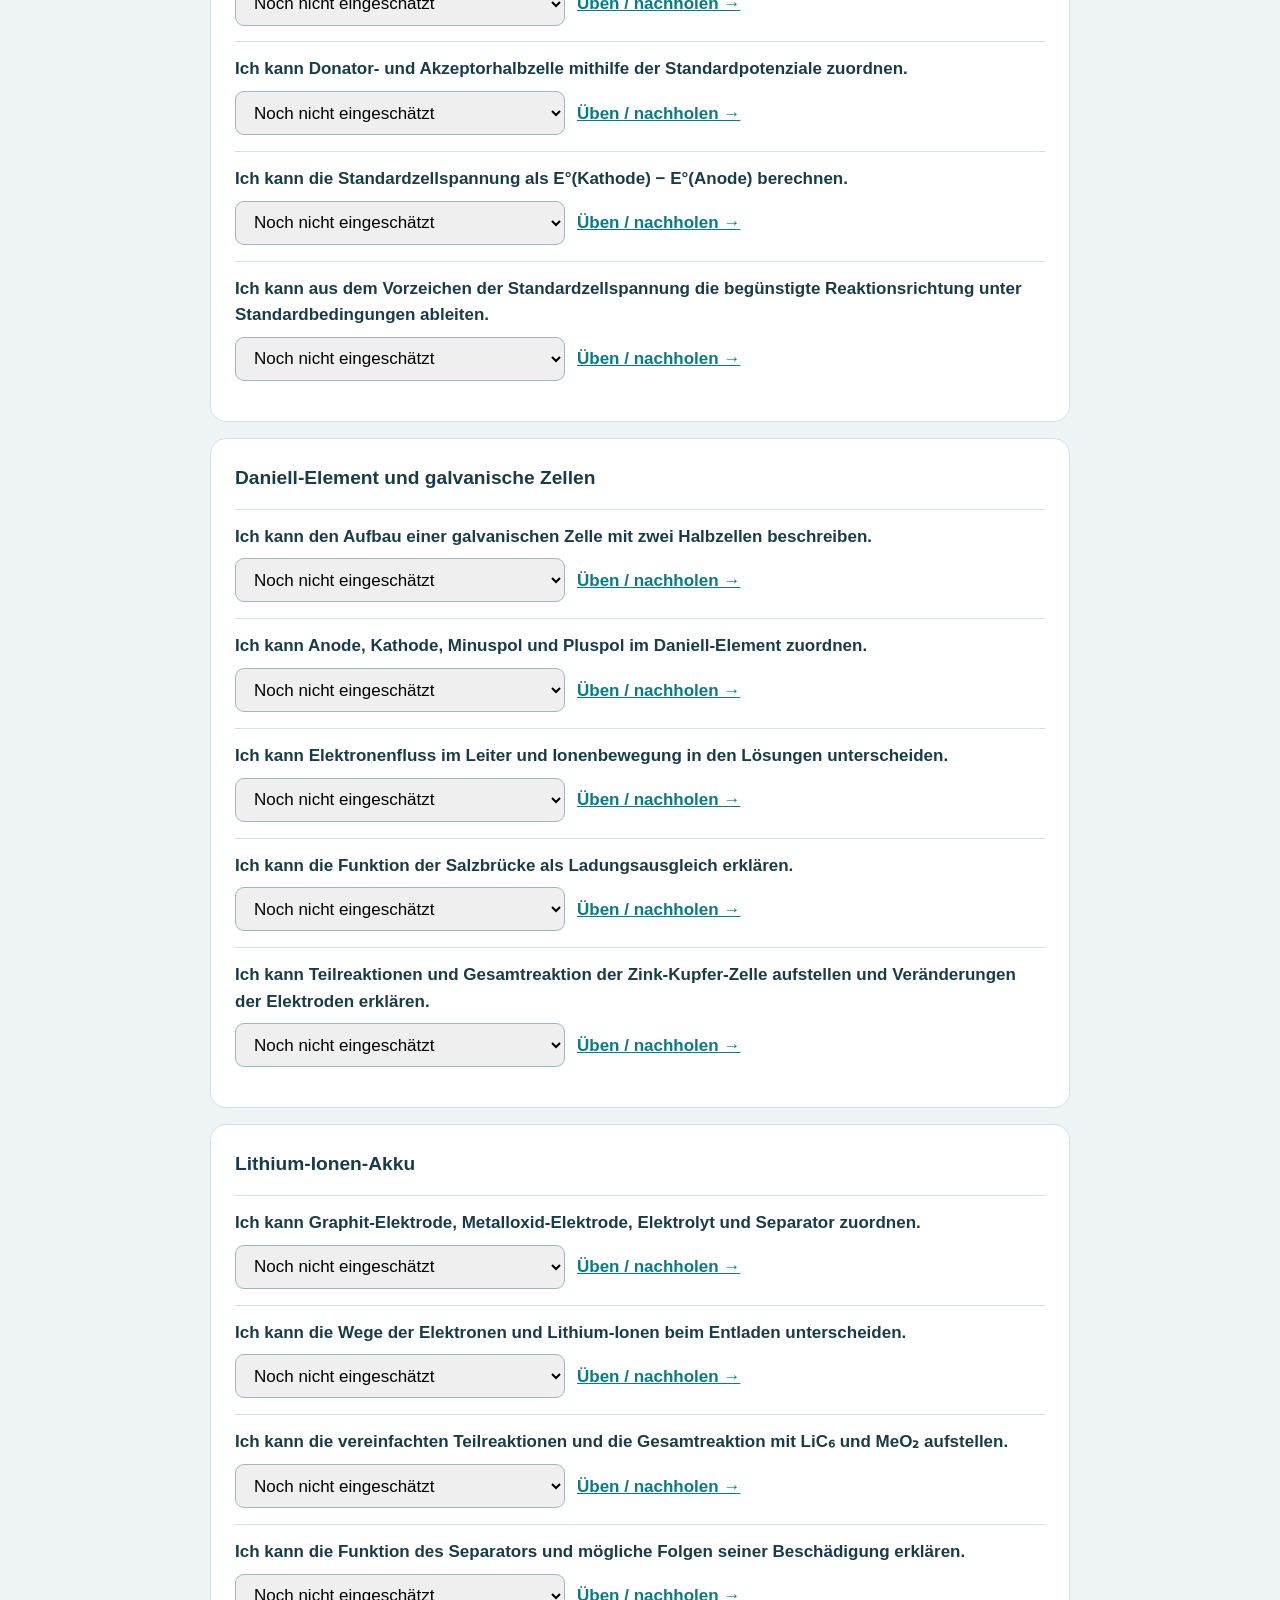
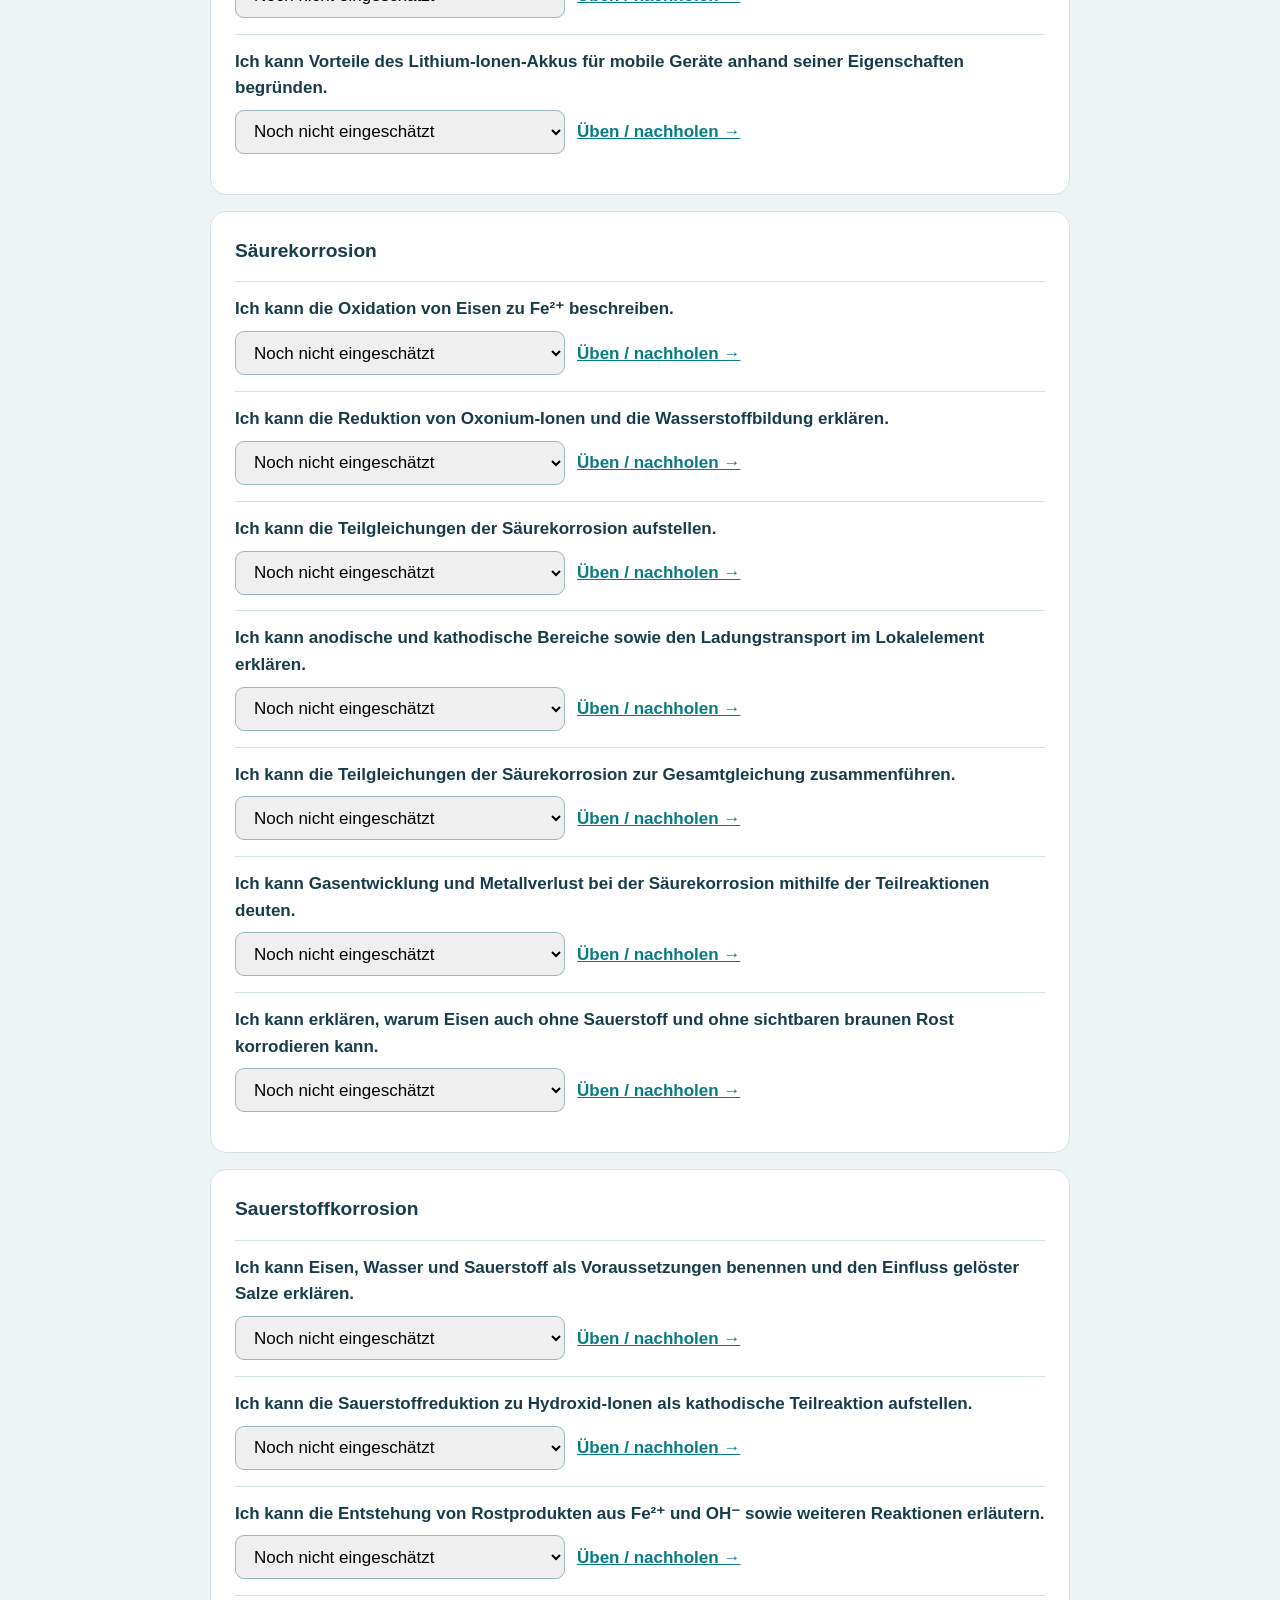
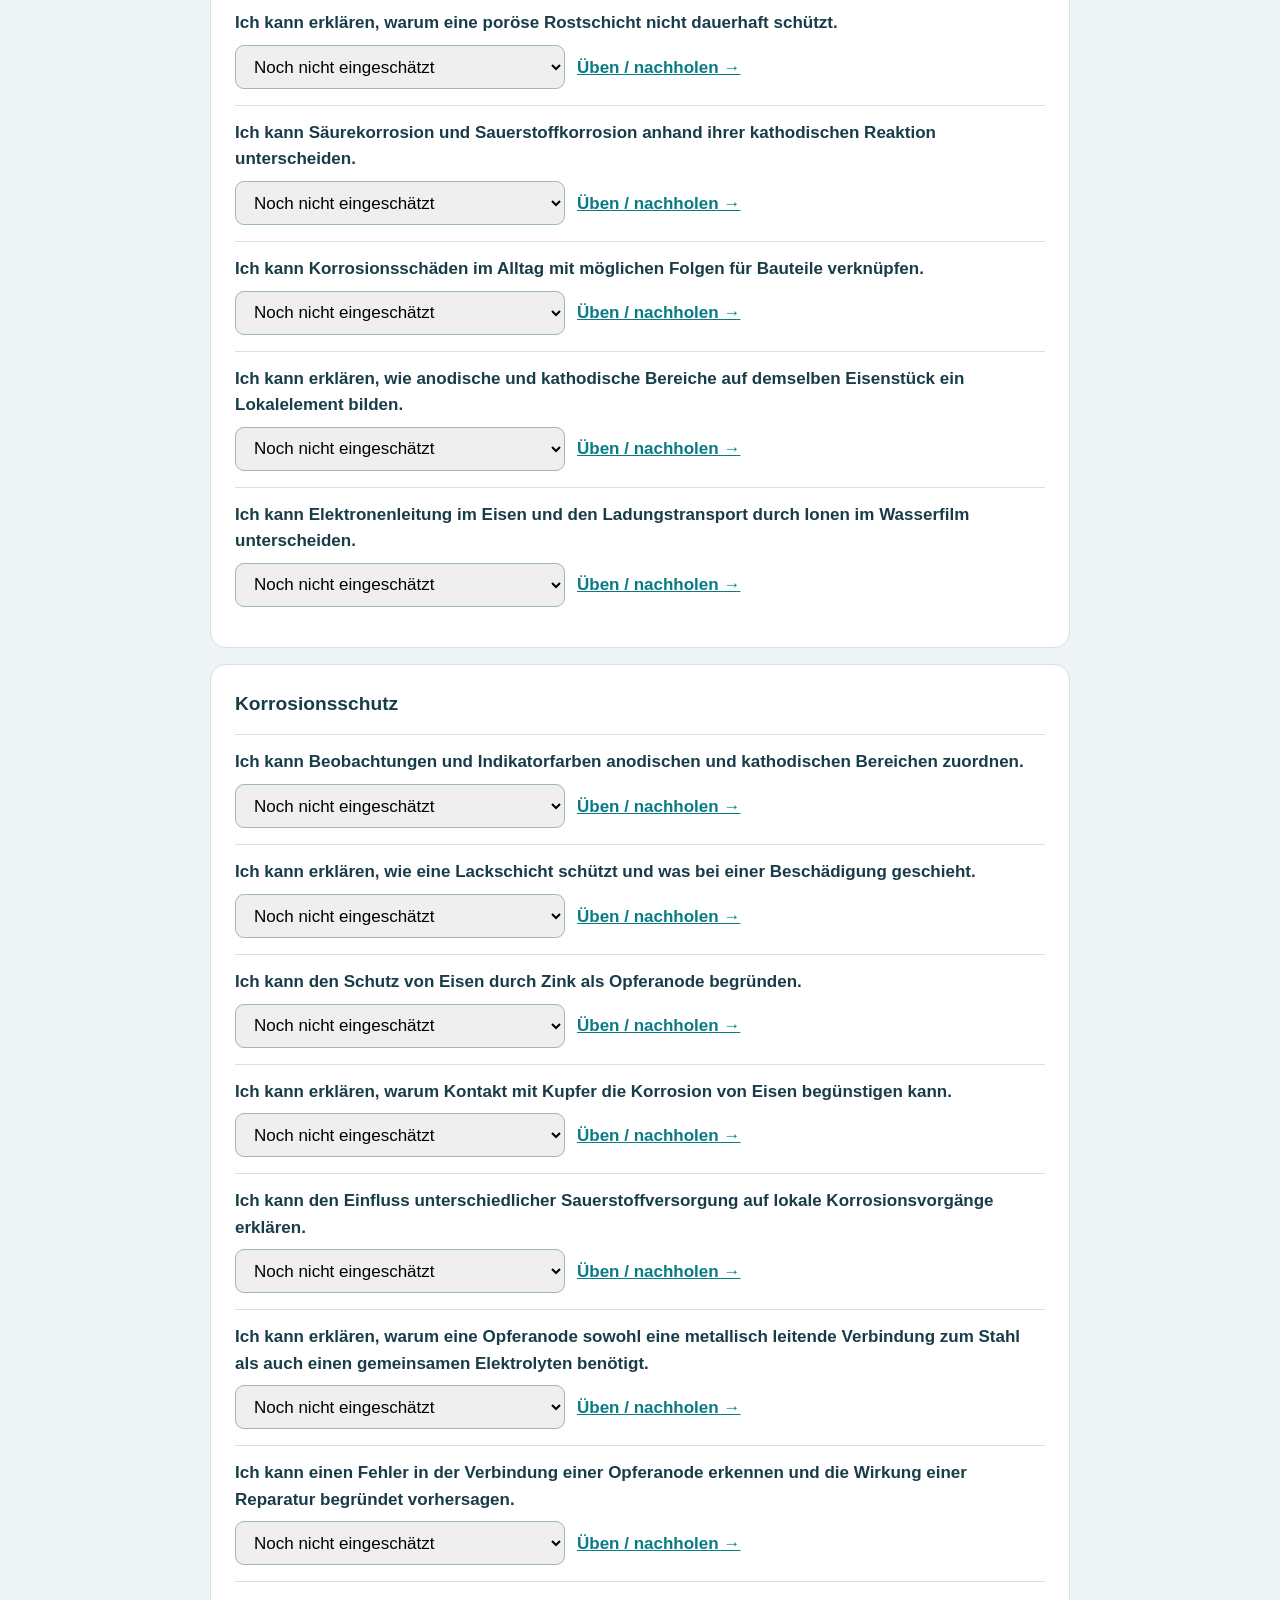
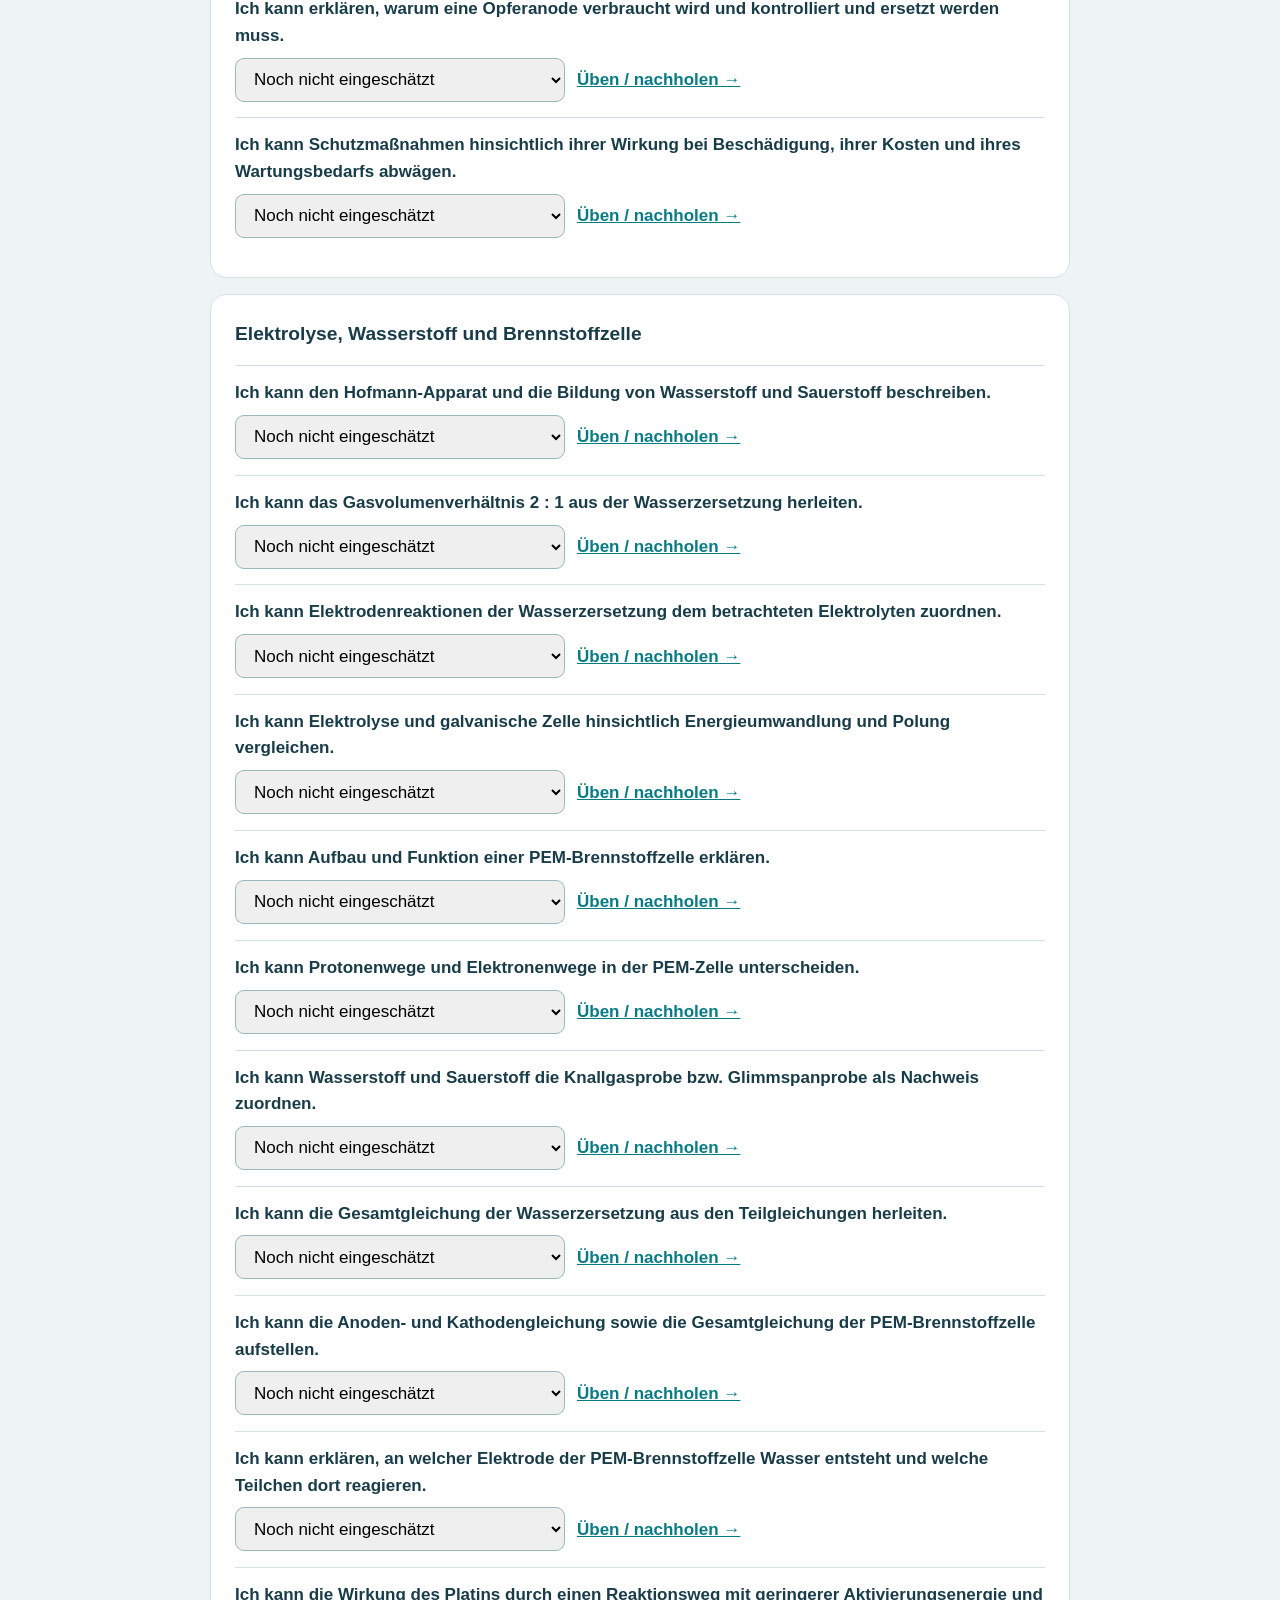
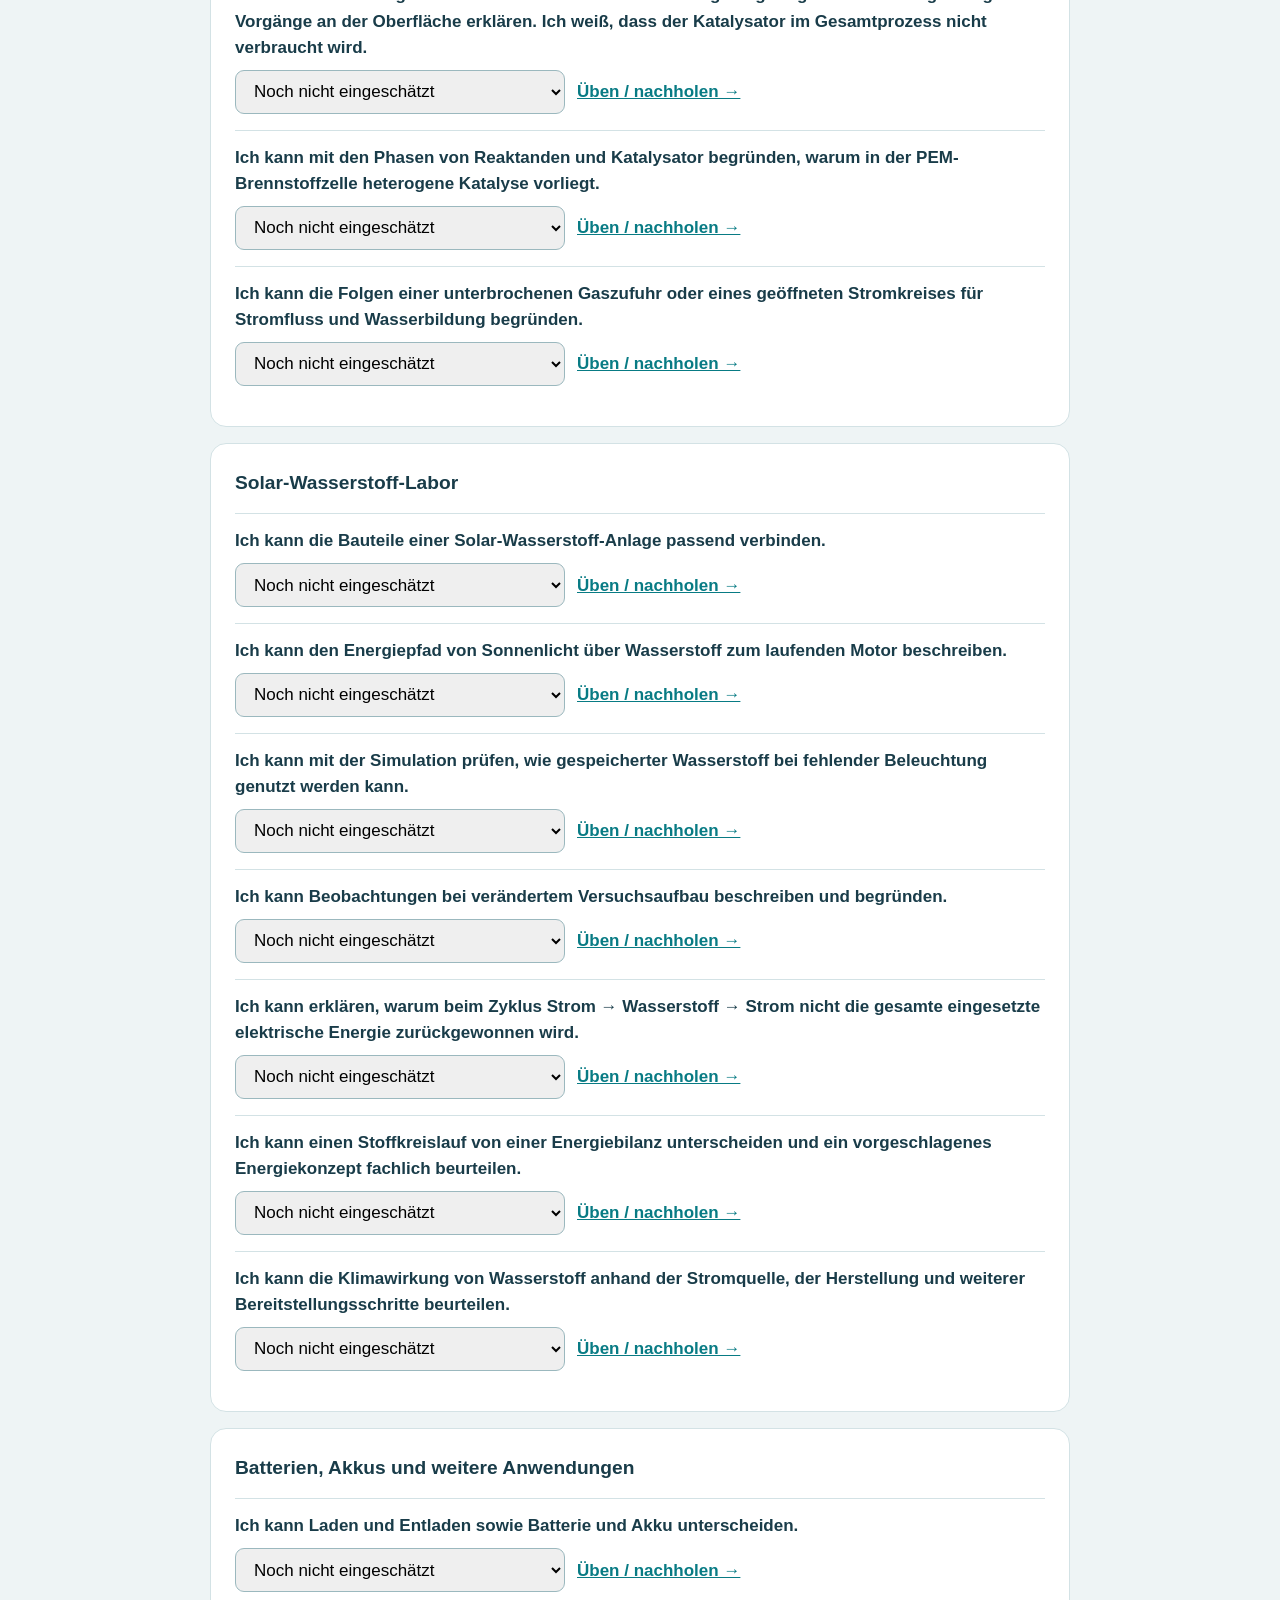
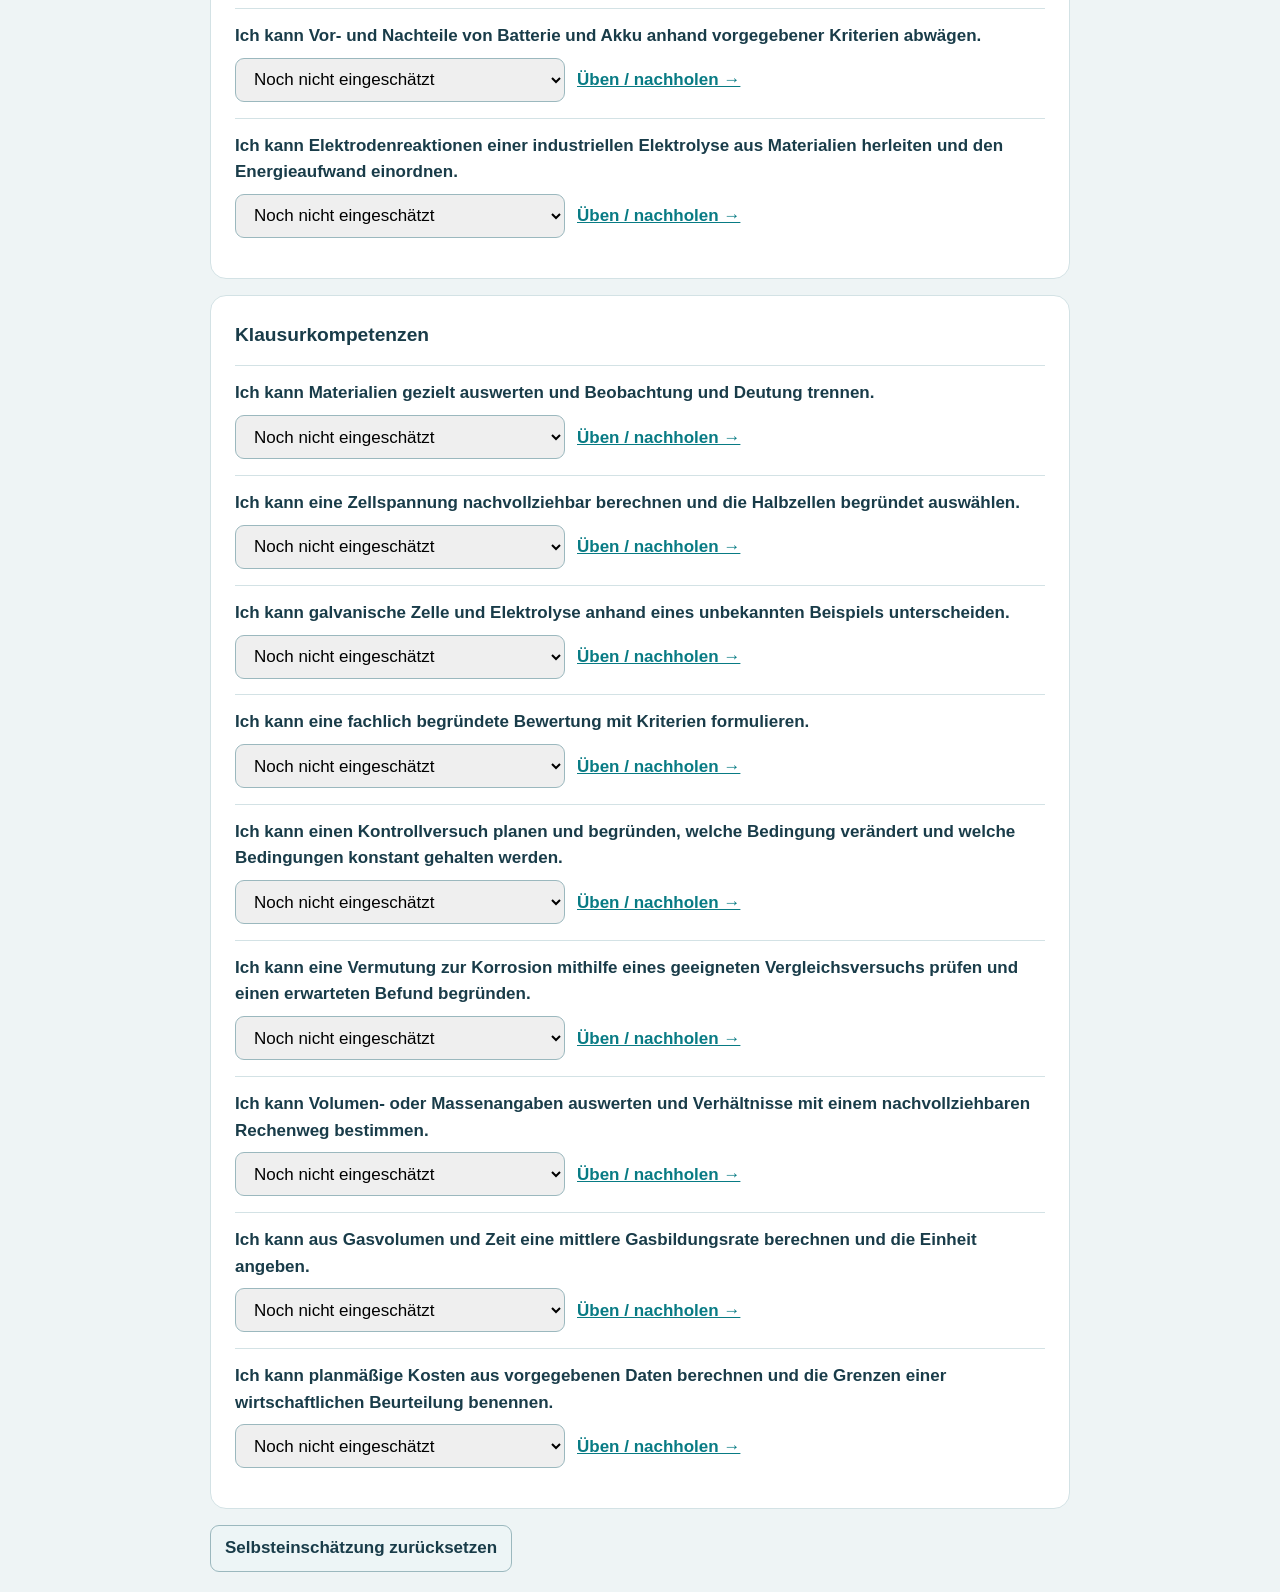
<file: module/selbstcheck/index.html>
<!doctype html><html lang="de"><head><meta charset="utf-8"><meta name="viewport" content="width=device-width,initial-scale=1"><title>Mein Selbstcheck · Elektrochemie</title><link rel="stylesheet" href="../sauerstoff/style.css"><style>.skill{border-top:1px solid #d3e2e5;padding:14px 0}.skill label{display:block;font-weight:600;margin-bottom:8px}.skill select{width:100%;max-width:330px;margin-right:12px}.skill a{display:inline-block;min-height:44px;padding:10px 0;color:#087b84;font-weight:600}.filters{display:flex;flex-wrap:wrap;gap:10px;align-items:center}.filters select{max-width:100%;min-width:0}.skill .extra-note{font-size:.9rem;color:#47626a}.group-count{font-size:.85rem;font-weight:400}#summary{position:sticky;top:0;background:#eef4f5;padding:10px 0;z-index:1}h2{margin-top:0}</style></head><body><main><p class="eyebrow">Dein persönlicher Lernstand</p><h1>Was kann ich schon?</h1><p>Schätze dich ehrlich ein. Wähle dann <b>eine</b> Aussage, die du üben möchtest. Über „Üben / nachholen“ kommst du direkt zum passenden Lernprogramm oder zur passenden Aufgabe.</p><p>Dies ist deine Selbsteinschätzung, keine automatische Bewertung. Sie wird auf diesem Gerät gespeichert.</p><div class="filters"><label for="scope">Themenauswahl</label><select id="scope"><option value="all">Alle Hauptinhalte</option><option value="exam">Aktuelle Klausur</option><option value="extra">Freiwillige Vertiefung</option></select><label for="filter">Lernstand</label><select id="filter"><option value="all">Alle Aussagen</option><option value="practice">Noch nicht sicher / offen</option><option value="secure">Das kann ich sicher</option></select></div><p id="scope-note">Die freiwilligen Vertiefungen zählen nicht zu den Hauptinhalten.</p><p id="summary" role="status"></p><p id="empty" hidden>Für diese Auswahl gibt es keine passenden Aussagen. Ändere die Themenauswahl oder den Lernstandsfilter.</p><div id="groups"></div><p id="storage" role="status"></p><button id="reset" class="secondary">Selbsteinschätzung zurücksetzen</button></main><script src="data.js?v=12"></script><script src="app.js?v=12"></script></body></html>
</file>
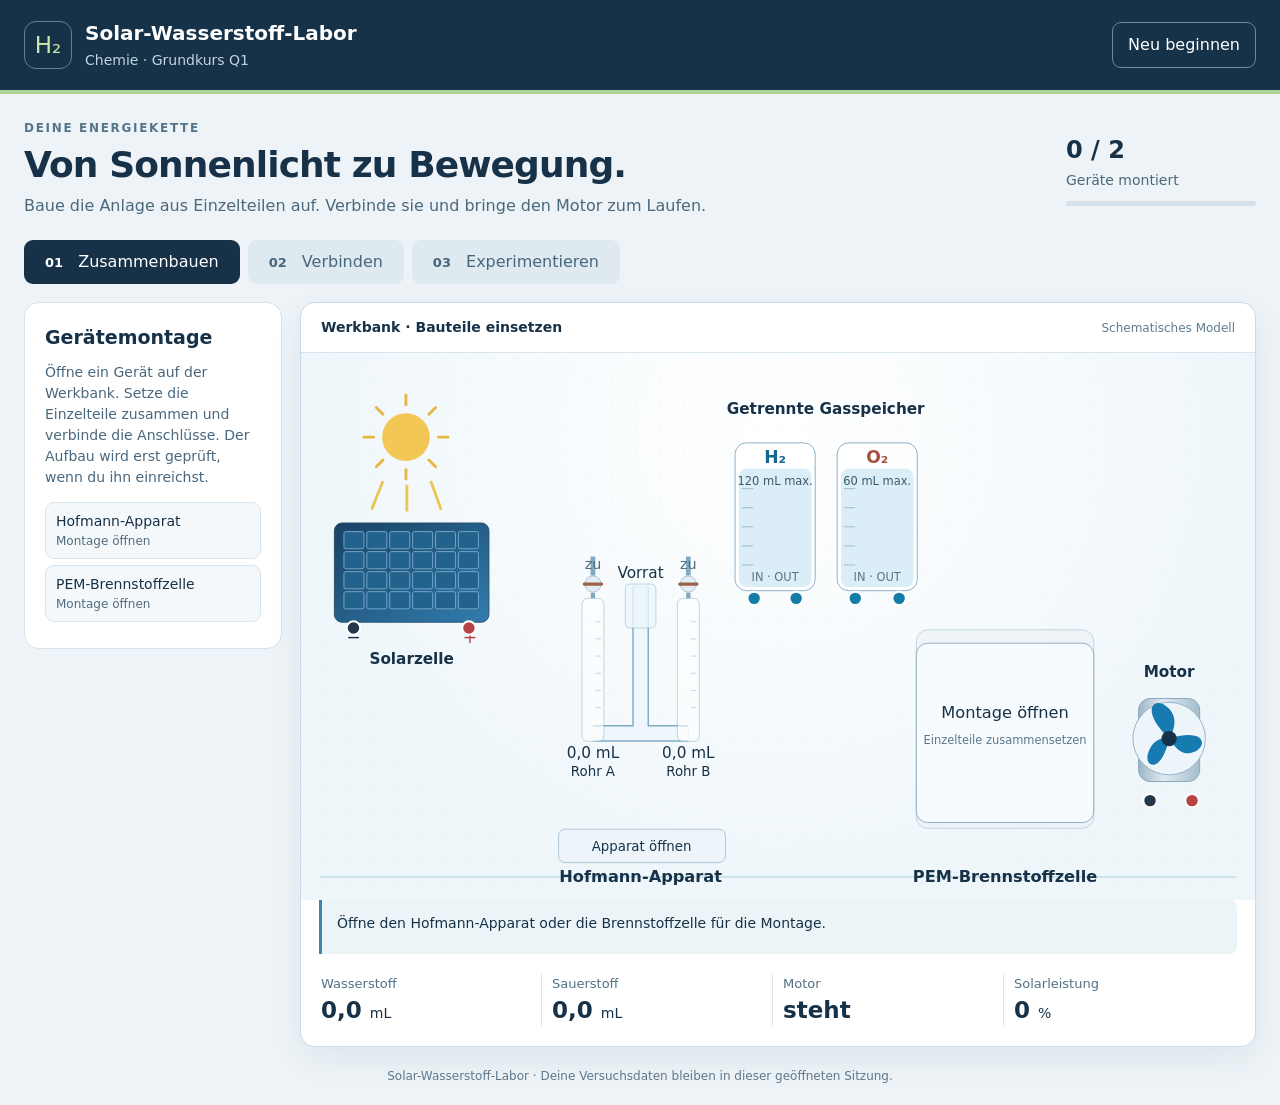
<file: module/solarlabor/index.html>
<!doctype html>
<html lang="de"><head><meta charset="utf-8"><meta name="viewport" content="width=device-width,initial-scale=1"><meta name="description" content="Baue eine solarbetriebene Wasserstoffanlage und experimentiere mit Elektrolyse und Brennstoffzelle."><title>Solar-Wasserstoff-Labor</title><link rel="stylesheet" href="styles.css"></head>
<body><header><div class="brand"><span class="brand-icon">H₂</span><div><strong>Solar-Wasserstoff-Labor</strong><span>Chemie · Grundkurs Q1</span></div></div><button id="reset" class="quiet-button">Neu beginnen</button></header>
<main><div class="intro"><div><p class="eyebrow">DEINE ENERGIEKETTE</p><h1>Von Sonnenlicht zu Bewegung.</h1><p>Baue die Anlage aus Einzelteilen auf. Verbinde sie und bringe den Motor zum Laufen.</p></div><div class="progress"><span id="count">0 / 2</span><span>Geräte montiert</span><div class="progress-track"><div id="progressFill"></div></div></div></div>
<div class="steps"><button class="active" data-tab="build"><b>01</b> Zusammenbauen</button><button data-tab="connect"><b>02</b> Verbinden</button><button data-tab="run"><b>03</b> Experimentieren</button></div>
<div class="workspace"><aside class="toolbox"><div id="buildTools"><h2>Gerätemontage</h2><p class="subtle">Öffne ein Gerät auf der Werkbank. Setze die Einzelteile zusammen und verbinde die Anschlüsse. Der Aufbau wird erst geprüft, wenn du ihn einreichst.</p><div id="parts"></div></div><div id="connectTools" hidden><h2>Kabel & Schläuche</h2><p>Verbinde zwei Anschlüsse durch Anklicken.</p><div class="legend"><span><i style="background:#b54443"></i> Pluspol</span><span><i style="background:#24374b"></i> Minuspol</span><span><i style="background:#147ca8"></i> Gasanschluss</span><span><i style="background:#148974"></i> Wasseranschluss</span></div><p class="subtle">Eine Leitung anklicken, um sie wieder zu entfernen.</p><div id="connectionCount" class="small-note">0 Leitungen</div><button id="check" class="primary">Aufbau prüfen</button></div><div id="runTools" hidden><h2>Versuchsbedingungen</h2><label for="light">Beleuchtung <output id="lightValue">100 %</output></label><input id="light" type="range" min="0" max="100" value="100"><label for="angle">Winkel zur Sonne <output id="angleValue">0°</output></label><input id="angle" type="range" min="0" max="90" value="0"><p class="subtle">0°: Die Sonnenstrahlen treffen senkrecht auf die Solarzelle.</p><label class="switch"><input id="motorSwitch" type="checkbox" checked> Motorstromkreis schließen</label><button id="start" class="primary">Versuch starten</button><button id="refill" class="quiet-button">Apparat öffnen / befüllen</button><button id="drain" class="quiet-button">Gasspeicher leeren</button><p class="small-note">Die Regler lassen sich auch während des Versuchs verändern.</p></div><div hidden><button id="hint"></button><p id="hintText"></p></div></aside>
<section class="bench-panel" aria-label="Laborwerkbank"><div class="bench-heading"><span id="benchTitle">Werkbank · Bauteile einsetzen</span><span class="model-tag">Schematisches Modell</span></div><div id="bench"></div><div class="feedback" id="feedback" role="status" aria-live="polite">Öffne den Hofmann-Apparat oder die Brennstoffzelle für die Montage.</div><div class="readouts"><div><span>Wasserstoff</span><strong id="h2value">0,0 <small>mL</small></strong></div><div><span>Sauerstoff</span><strong id="o2value">0,0 <small>mL</small></strong></div><div><span>Motor</span><strong id="motorValue">steht</strong></div><div><span>Solarleistung</span><strong id="powerValue">0 <small>%</small></strong></div></div></section></div>
<section id="observations" class="observations" hidden><div><p class="eyebrow">AUSPROBIEREN & ERKLÄREN</p><h2>Was verändert sich?</h2></div><ol><li>Sammle bei geschlossenem Hahn Gas in beiden Seitenrohren. Vergleiche die Volumina. Überführe die Gase anschließend in die Speicher.</li><li>Schließe den Motorstromkreis. Schalte anschließend die Beleuchtung aus. Erkläre deine Beobachtung.</li><li>Verändere bei gleicher Beleuchtung den Winkel der Solarzelle. Beschreibe die Folgen für die Gasproduktion.</li></ol></section>
<details class="knowledge" hidden><summary>Reaktionen, Energieumwandlungen & Modellgrenzen</summary><div class="knowledge-grid"><div><h3>Hofmann-Apparat</h3><p>Anode (+): 2 H₂O → O₂ + 4 H⁺ + 4 e⁻</p><p>Kathode (−): 4 H⁺ + 4 e⁻ → 2 H₂</p><strong>2 H₂O → 2 H₂ + O₂</strong></div><div><h3>PEM-Brennstoffzelle</h3><p>Anode (−): 2 H₂ → 4 H⁺ + 4 e⁻</p><p>Kathode (+): O₂ + 4 H⁺ + 4 e⁻ → 2 H₂O</p><strong>2 H₂ + O₂ → 2 H₂O</strong></div></div><p>In der Brennstoffzelle leitet die wasserhaltige Membran Protonen, trennt die Gasräume und blockiert den direkten Elektronenweg. Elektronen fließen durch den äußeren Stromkreis. Elektroden und Katalysatorschichten sind jeweils zu einem Bauteil zusammengefasst.</p><div class="energy-chain">Strahlungsenergie → elektrische Energie → chemische Energie → elektrische Energie → Bewegungsenergie</div><p>Bei den Umwandlungen wird Energie unter anderem als Wärme abgegeben. Deshalb erhältst du weniger elektrische Energie zurück, als du für die Elektrolyse eingesetzt hast. Wasser sammelt sich am Sauerstoffpol der Brennstoffzelle.</p><p class="subtle">Lernmodell: gleiche Temperatur und gleicher Druck für beide Gasvolumina; beschleunigte, vereinfachte Umsatzraten, keine Messwerte realer Geräte. Solarleistung und Motordrehzahl sind relative Größen. Geometrie und Teilgrößen sind nicht maßstäblich. Die Solarzelle hat im Modell eine geeignete Betriebsspannung; eine reale Strom-Spannungs-Kennlinie wird nicht berechnet. Die beiden Seitenrohre des Hofmann-Apparats sind seine Gasauffangbehälter. Bei geschlossenen Hähnen sammelt sich Gas über der Flüssigkeit. Über geöffnete Hähne lässt es sich in angeschlossene Gasspeicher überführen; ohne passende Leitung entweicht es. Beim Befüllen können die Rohre nur vollständig gefüllt werden, wenn die eingeschlossene Luft entweichen kann. Volle Gasspeicher nehmen kein weiteres Gas auf. Ist ein Seitenrohr nahezu mit Gas gefüllt, pausiert die Elektrolyse im Modell. Der Hofmann-Apparat besitzt keine Membran. Die verbundenen Rohre enthalten eine leitfähige wässrige Elektrolytlösung. Nur die Brennstoffzelle besitzt eine PEM. Luftpolster, Füllhöhen und Gastransfer sind qualitativ vereinfacht; Druck und Hydrostatik werden nicht berechnet.</p><p class="subtle">Fachliche Grundlagen: <a href="https://www.energy.gov/cmei/fuels/hydrogen-production-electrolysis" target="_blank" rel="noopener">US Department of Energy · Elektrolyse</a> und <a href="https://www.energy.gov/cmei/fuels/parts-fuel-cell" target="_blank" rel="noopener">Aufbau der PEM-Brennstoffzelle</a>.</p><p class="subtle">Hofmann-Apparat: <a href="https://phywe-itemservice.s3.eu-central-1.amazonaws.com/sites/DMS-Phywe/PROD/de-DE/item/phy_itemtestinstruction/P3/P3062102/P3062102_en.pdf" target="_blank" rel="noopener">PHYWE · Aufbau und Befüllen</a>.</p></details><footer>Solar-Wasserstoff-Labor · Deine Versuchsdaten bleiben in dieser geöffneten Sitzung.</footer></main><script src="app.js?v=11"></script><script src="fuelcell.js?v=11"></script><script src="hofmann.js?v=11"></script><script src="../bridge.js?v=11"></script></body></html>
</file>
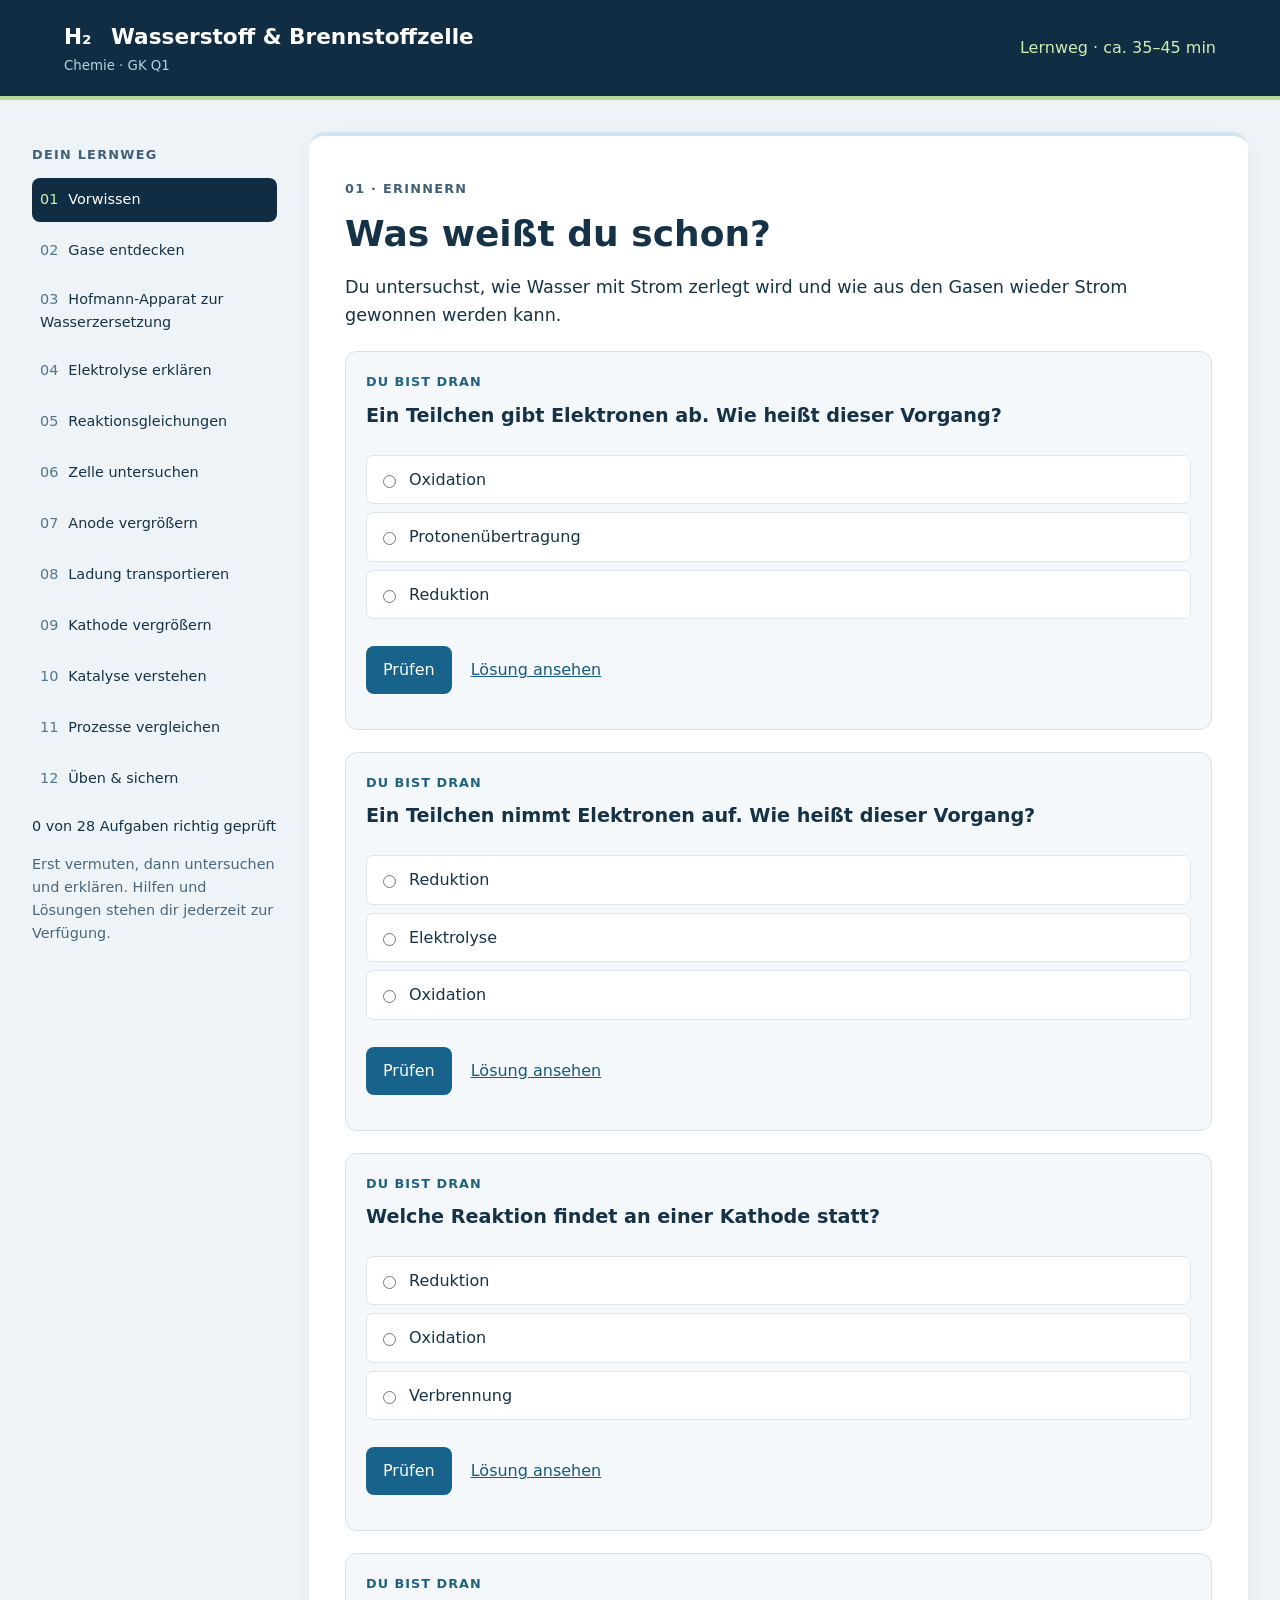
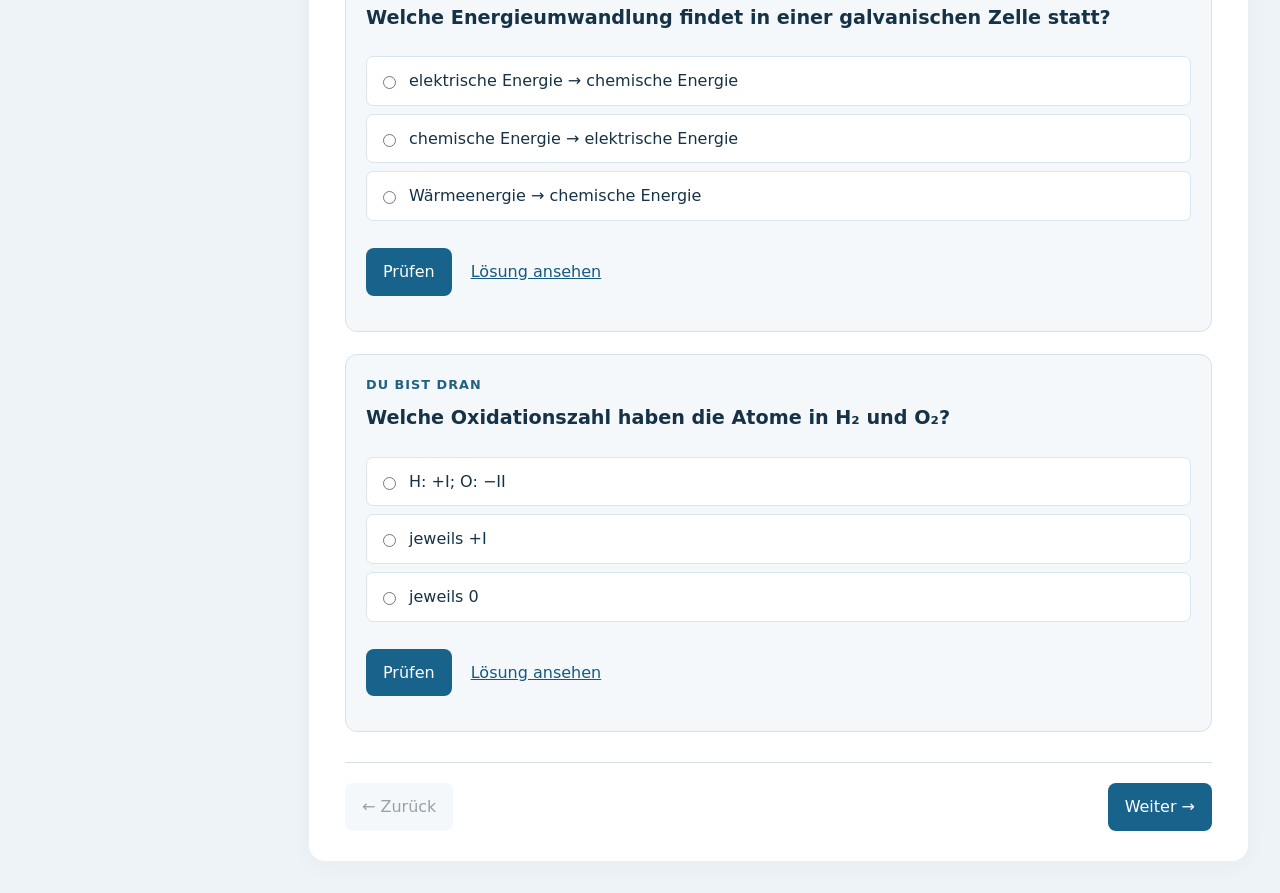
<file: module/wasserstoff/index.html>
<!doctype html>
<html lang="de"><head><meta charset="utf-8"><meta name="viewport" content="width=device-width,initial-scale=1"><meta name="description" content="Lernprogramm für Chemie GK Q1: Wasserelektrolyse, Protonentransport und Wasserbildung in der PEM-Brennstoffzelle."><title>Wasserstoff · Lernprogramm GK Q1</title><link rel="stylesheet" href="styles.css?v=20260925-1"><link rel="icon" href="favicon.svg" type="image/svg+xml"></head>
<body><a class="skip" href="#content">Zum Lerninhalt</a><header><div><strong>H₂ <span>Wasserstoff & Brennstoffzelle</span></strong><small>Chemie · GK Q1</small></div><span class="time">Lernweg · ca. 35–45 min</span></header>
<div class="shell"><aside><p class="eyebrow">DEIN LERNWEG</p><nav id="nav" aria-label="Lernschritte"></nav><p id="progress" aria-live="polite"></p><p class="quiet">Erst vermuten, dann untersuchen und erklären. Hilfen und Lösungen stehen dir jederzeit zur Verfügung.</p></aside><main id="content"><div id="lesson"></div><footer><button id="back" class="secondary">← Zurück</button><button id="next">Weiter →</button></footer></main></div><script src="learning.js?v=11"></script><script src="simulation.js?v=11"></script><script>show(0);</script><script src="../bridge.js?v=11"></script></body></html>
</file>
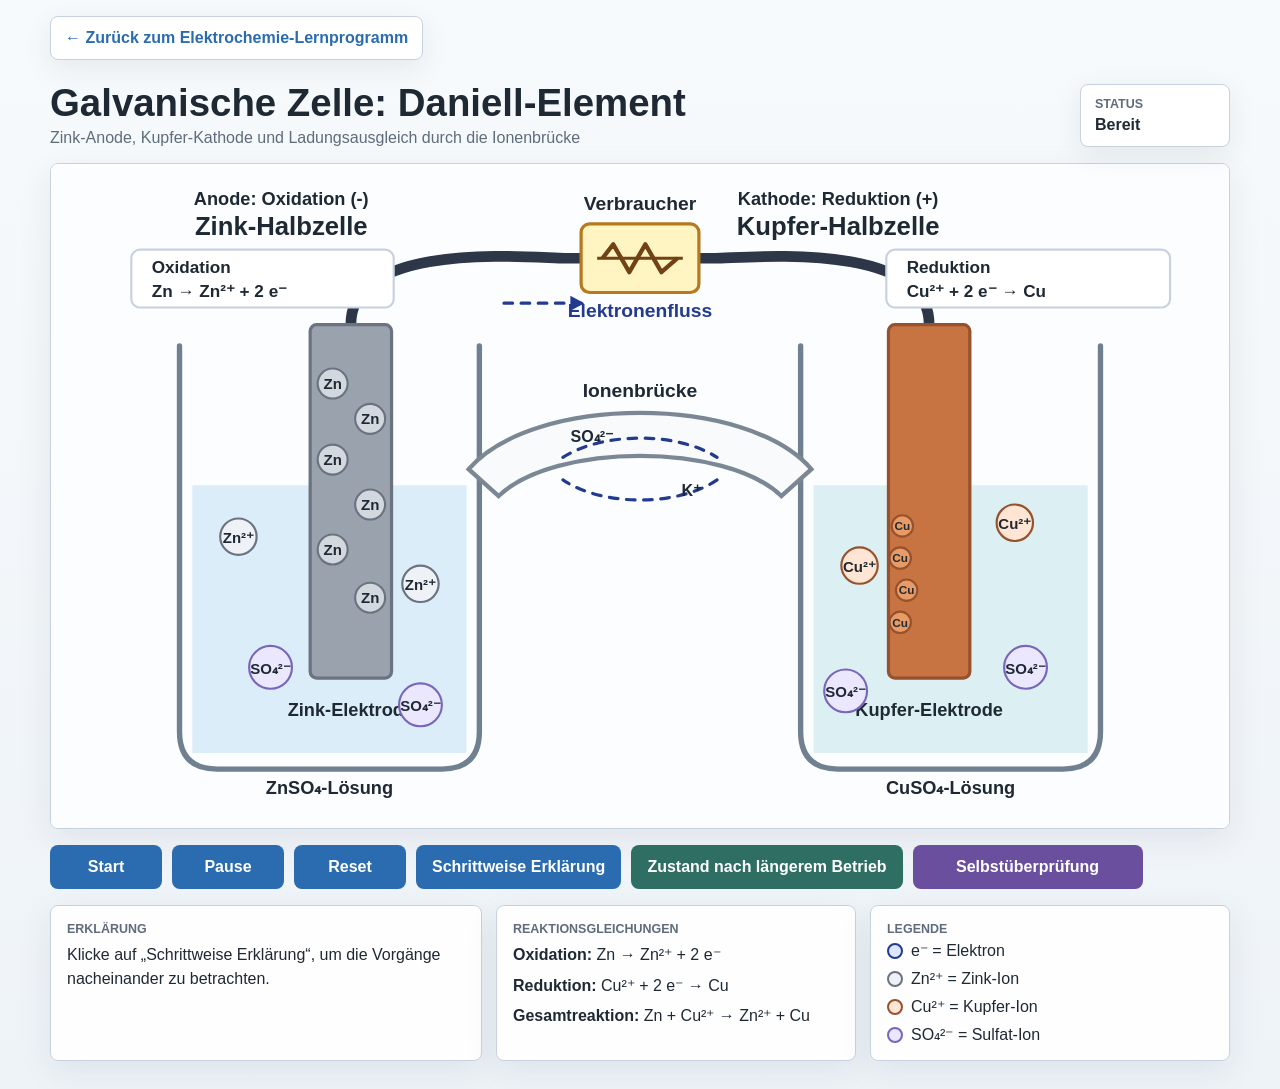
<file: module/grundlagen/public/Simulationen/Galvanische_Zelle/index.html>
<!DOCTYPE html>
<html lang="de">
<head>
  <meta charset="UTF-8">
  <meta name="viewport" content="width=device-width, initial-scale=1.0">
  <title>Daniell-Element Simulation</title>
  <link rel="stylesheet" href="style.css">
</head>
<body>
  <a class="back-to-learning" href="../../">← Zurück zum Elektrochemie-Lernprogramm</a>
  <main class="app">
    <header class="app-header">
      <div>
        <h1>Galvanische Zelle: Daniell-Element</h1>
        <p>Zink-Anode, Kupfer-Kathode und Ladungsausgleich durch die Ionenbrücke</p>
      </div>
      <div class="status-panel" aria-live="polite">
        <span class="status-label">Status</span>
        <strong id="animationStatus">Bereit</strong>
      </div>
    </header>

    <section class="simulation-panel" aria-label="Simulation eines Daniell-Elements">
      <svg id="cellSvg" class="cell-svg" viewBox="0 0 1100 620" role="img" aria-labelledby="svgTitle svgDescription">
        <title id="svgTitle">Daniell-Element mit Zink- und Kupfer-Halbzelle</title>
        <desc id="svgDescription">
          Links befindet sich die Zink-Halbzelle, rechts die Kupfer-Halbzelle.
          Elektronen fließen außen vom Zink zur Kupfer-Elektrode.
          Die Ionenbrücke sorgt für den Ladungsausgleich.
        </desc>

        <!-- Background labels -->
        <text x="215" y="38" class="pole-label">Anode: Oxidation (-)</text>
        <text x="215" y="66" class="halfcell-title">Zink-Halbzelle</text>
        <text x="735" y="38" class="pole-label">Kathode: Reduktion (+)</text>
        <text x="735" y="66" class="halfcell-title">Kupfer-Halbzelle</text>

        <!-- Outer circuit -->
        <path class="wire" d="M 280 150 C 280 70, 450 88, 480 88 L 620 88 C 650 88, 820 70, 820 150" />
        <rect x="495" y="56" width="110" height="64" rx="8" class="consumer-body" />
        <line x1="510" y1="88" x2="590" y2="88" class="resistor-line" />
        <path d="M 515 88 L 525 75 L 540 101 L 555 75 L 570 101 L 585 88" class="resistor-zigzag" />
        <text x="550" y="43" class="component-label">Verbraucher</text>
        <text x="550" y="143" class="flow-label">Elektronenfluss</text>
        <path d="M 423 130 L 498 130" class="flow-arrow" />
        <polygon points="498,130 485,123 485,137" class="arrow-head" />

        <!-- Animated electrons in the outer circuit -->
        <circle class="electron cable-electron electron-one" r="12">
          <animateMotion dur="5s" repeatCount="indefinite" path="M 280 150 C 280 70, 450 88, 480 88 L 620 88 C 650 88, 820 70, 820 150" />
        </circle>
        <text class="electron-text cable-electron-text electron-one-text" text-anchor="middle" dy="5">e⁻
          <animateMotion dur="5s" repeatCount="indefinite" path="M 280 150 C 280 70, 450 88, 480 88 L 620 88 C 650 88, 820 70, 820 150" />
        </text>
        <circle class="electron cable-electron electron-two" r="12">
          <animateMotion dur="5s" begin="1.7s" repeatCount="indefinite" path="M 280 150 C 280 70, 450 88, 480 88 L 620 88 C 650 88, 820 70, 820 150" />
        </circle>
        <text class="electron-text cable-electron-text electron-two-text" text-anchor="middle" dy="5">e⁻
          <animateMotion dur="5s" begin="1.7s" repeatCount="indefinite" path="M 280 150 C 280 70, 450 88, 480 88 L 620 88 C 650 88, 820 70, 820 150" />
        </text>
        <circle class="electron cable-electron electron-three" r="12">
          <animateMotion dur="5s" begin="3.4s" repeatCount="indefinite" path="M 280 150 C 280 70, 450 88, 480 88 L 620 88 C 650 88, 820 70, 820 150" />
        </circle>
        <text class="electron-text cable-electron-text electron-three-text" text-anchor="middle" dy="5">e⁻
          <animateMotion dur="5s" begin="3.4s" repeatCount="indefinite" path="M 280 150 C 280 70, 450 88, 480 88 L 620 88 C 650 88, 820 70, 820 150" />
        </text>

        <!-- Beakers -->
        <path class="beaker-glass" d="M 120 170 L 120 530 Q 120 565 155 565 L 365 565 Q 400 565 400 530 L 400 170" />
        <path class="beaker-glass" d="M 700 170 L 700 530 Q 700 565 735 565 L 945 565 Q 980 565 980 530 L 980 170" />
        <rect x="132" y="300" width="256" height="250" class="solution zinc-solution" />
        <rect x="712" y="300" width="256" height="250" class="solution copper-solution" />
        <text x="260" y="588" class="solution-label">ZnSO₄-Lösung</text>
        <text x="840" y="588" class="solution-label">CuSO₄-Lösung</text>

        <!-- Electrodes -->
        <rect x="242" y="150" width="76" height="330" rx="6" class="electrode zinc-electrode" />
        <rect x="782" y="150" width="76" height="330" rx="6" class="electrode copper-electrode" />
        <text x="280" y="515" class="electrode-label">Zink-Elektrode</text>
        <text x="820" y="515" class="electrode-label">Kupfer-Elektrode</text>
        <a href="zinc-detail.html" class="zinc-detail-link" aria-label="Detailansicht der Oxidation an der Zink-Elektrode öffnen">
          <title>Klicke für Detailansicht der Oxidation</title>
          <rect x="232" y="140" width="96" height="350" rx="10" class="zinc-detail-hotspot" />
        </a>
        <text x="280" y="138" class="detail-hint">Klicke für Detailansicht</text>
        <a href="copper-detail.html" class="copper-detail-link" aria-label="Detailansicht der Reduktion an der Kupfer-Elektrode öffnen">
          <title>Klicke für Detailansicht der Reduktion</title>
          <rect x="772" y="140" width="96" height="350" rx="10" class="copper-detail-hotspot" />
        </a>
        <text x="820" y="138" class="copper-detail-hint">Klicke für Detailansicht</text>

        <!-- Zinc atoms in metal -->
        <g class="metal-atoms">
          <circle cx="263" cy="205" r="14" class="zinc-atom" /><text x="263" y="210" class="atom-text">Zn</text>
          <circle cx="298" cy="238" r="14" class="zinc-atom" /><text x="298" y="243" class="atom-text">Zn</text>
          <circle cx="263" cy="276" r="14" class="zinc-atom" /><text x="263" y="281" class="atom-text">Zn</text>
          <circle cx="298" cy="318" r="14" class="zinc-atom" /><text x="298" y="323" class="atom-text">Zn</text>
          <circle cx="263" cy="360" r="14" class="zinc-atom" /><text x="263" y="365" class="atom-text">Zn</text>
          <circle cx="298" cy="405" r="14" class="zinc-atom" /><text x="298" y="410" class="atom-text">Zn</text>
        </g>

        <!-- Copper deposit -->
        <g class="copper-deposit">
          <circle cx="793" cy="368" r="10" class="copper-atom" /><text x="793" y="372" class="small-atom-text">Cu</text>
          <circle cx="799" cy="398" r="10" class="copper-atom" /><text x="799" y="402" class="small-atom-text">Cu</text>
          <circle cx="793" cy="428" r="10" class="copper-atom" /><text x="793" y="432" class="small-atom-text">Cu</text>
          <circle id="newCopperAtom" cx="795" cy="338" r="10" class="copper-atom produced-copper" /><text id="newCopperText" x="795" y="342" class="small-atom-text produced-copper">Cu</text>
        </g>

        <!-- Ions in solutions -->
        <g class="solution-ions">
          <circle cx="175" cy="348" r="17" class="zinc-ion" /><text x="175" y="354" class="ion-text">Zn²⁺</text>
          <circle cx="345" cy="392" r="17" class="zinc-ion" /><text x="345" y="398" class="ion-text">Zn²⁺</text>
          <circle cx="205" cy="470" r="20" class="sulfate-ion" /><text x="205" y="476" class="ion-text">SO₄²⁻</text>
          <circle cx="345" cy="505" r="20" class="sulfate-ion" /><text x="345" y="511" class="ion-text">SO₄²⁻</text>

          <circle cx="755" cy="375" r="17" class="copper-ion" /><text x="755" y="381" class="ion-text">Cu²⁺</text>
          <circle cx="900" cy="335" r="17" class="copper-ion" /><text x="900" y="341" class="ion-text">Cu²⁺</text>
          <circle cx="742" cy="492" r="20" class="sulfate-ion" /><text x="742" y="498" class="ion-text">SO₄²⁻</text>
          <circle cx="910" cy="470" r="20" class="sulfate-ion" /><text x="910" y="476" class="ion-text">SO₄²⁻</text>
        </g>

        <!-- Reaction particles -->
        <g id="oxidationParticle" class="reaction-particle oxidation-particle">
          <circle cx="305" cy="300" r="17" class="zinc-ion" />
          <text x="305" y="306" class="ion-text">Zn²⁺</text>
        </g>
        <g id="reductionParticle" class="reaction-particle reduction-particle">
          <circle cx="760" cy="320" r="17" class="copper-ion" />
          <text x="760" y="326" class="ion-text">Cu²⁺</text>
        </g>

        <!-- Salt bridge -->
        <path class="salt-bridge" d="M 390 285 C 450 215, 650 215, 710 285 L 682 310 C 630 260, 470 260, 418 310 Z" />
        <text x="550" y="218" class="bridge-label">Ionenbrücke</text>
        <path d="M 478 274 C 515 250, 585 250, 622 274" class="ion-flow-line" />
        <path d="M 622 295 C 585 320, 515 320, 478 295" class="ion-flow-line" />
        <text x="505" y="260" class="bridge-ion moving-anion">SO₄²⁻</text>
        <text x="598" y="310" class="bridge-ion moving-cation">K⁺</text>

        <!-- Reaction equations in scene -->
        <g class="equation-box oxidation-box">
          <rect x="75" y="80" width="245" height="54" rx="8" />
          <text x="94" y="102">Oxidation</text>
          <text x="94" y="124">Zn → Zn²⁺ + 2 e⁻</text>
        </g>
        <g class="equation-box reduction-box">
          <rect x="780" y="80" width="265" height="54" rx="8" />
          <text x="799" y="102">Reduktion</text>
          <text x="799" y="124">Cu²⁺ + 2 e⁻ → Cu</text>
        </g>
      </svg>
    </section>

    <section class="control-row" aria-label="Bedienelemente">
      <button id="startButton" type="button">Start</button>
      <button id="pauseButton" type="button">Pause</button>
      <button id="resetButton" type="button">Reset</button>
      <button id="explainButton" type="button">Schrittweise Erklärung</button>
      <a class="view-link" href="later-state.html">Zustand nach längerem Betrieb</a>
      <a class="view-link self-check-link" href="self-check.html">Selbstüberprüfung</a>
    </section>

    <section class="content-grid">
      <article class="explanation-card" aria-live="polite">
        <span class="card-kicker">Erklärung</span>
        <p id="stepText">Klicke auf „Schrittweise Erklärung“, um die Vorgänge nacheinander zu betrachten.</p>
      </article>

      <article class="info-card">
        <span class="card-kicker">Reaktionsgleichungen</span>
        <p><strong>Oxidation:</strong> Zn → Zn²⁺ + 2 e⁻</p>
        <p><strong>Reduktion:</strong> Cu²⁺ + 2 e⁻ → Cu</p>
        <p><strong>Gesamtreaktion:</strong> Zn + Cu²⁺ → Zn²⁺ + Cu</p>
      </article>

      <article class="legend-card">
        <span class="card-kicker">Legende</span>
        <div class="legend-list">
          <span><i class="legend-dot electron-dot"></i>e⁻ = Elektron</span>
          <span><i class="legend-dot zinc-dot"></i>Zn²⁺ = Zink-Ion</span>
          <span><i class="legend-dot copper-dot"></i>Cu²⁺ = Kupfer-Ion</span>
          <span><i class="legend-dot sulfate-dot"></i>SO₄²⁻ = Sulfat-Ion</span>
        </div>
      </article>
    </section>
  </main>

  <script src="script.js?v=11"></script>
</body>
</html>
</file>
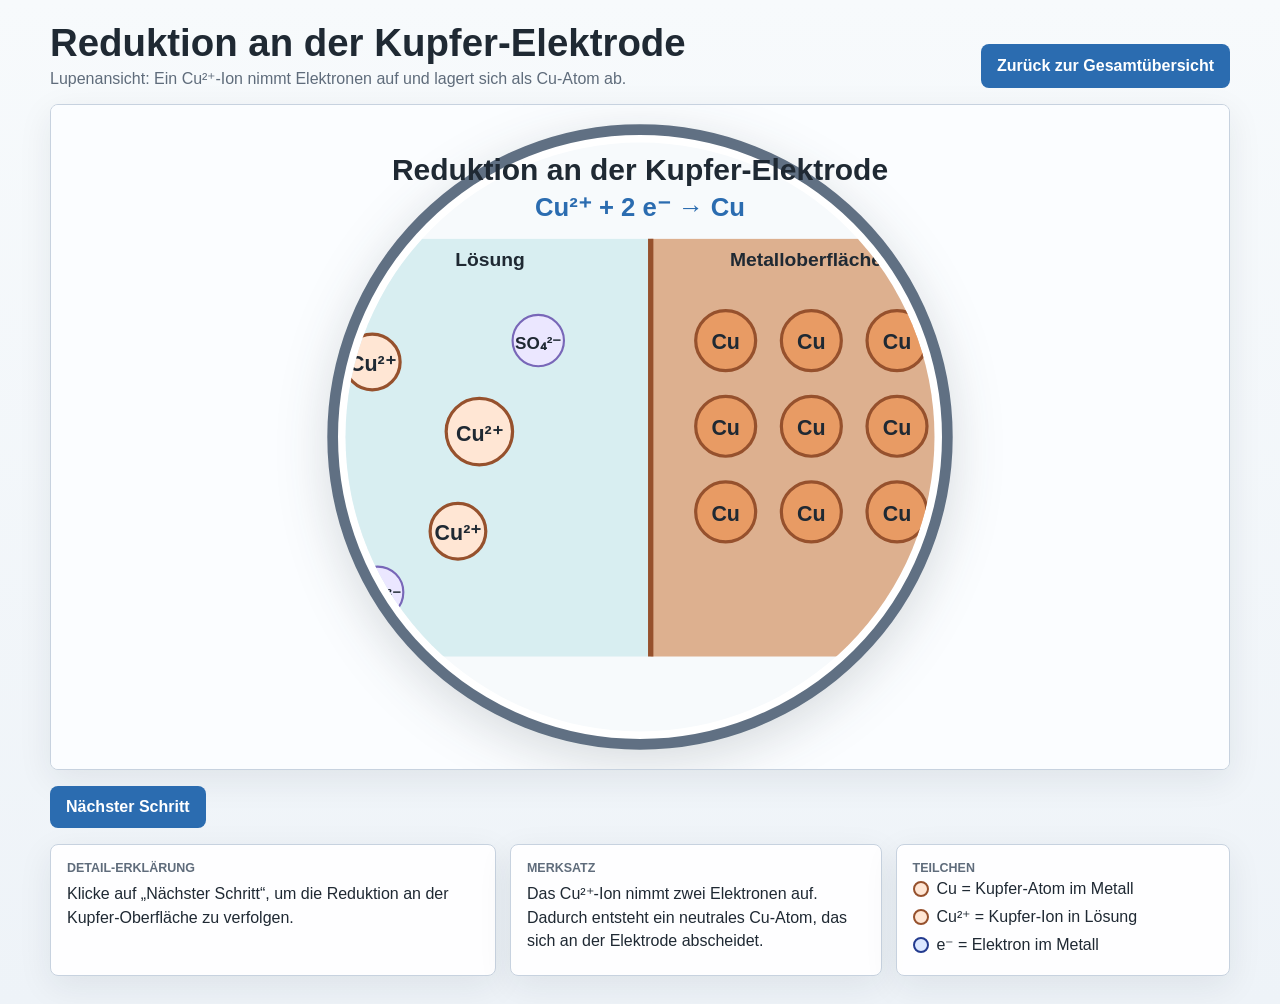
<file: module/grundlagen/public/Simulationen/Galvanische_Zelle/copper-detail.html>
<!DOCTYPE html>
<html lang="de">
<head>
  <meta charset="UTF-8">
  <meta name="viewport" content="width=device-width, initial-scale=1.0">
  <title>Reduktion an der Kupfer-Elektrode</title>
  <link rel="stylesheet" href="style.css">
</head>
<body data-detail-view="copper">
  <main class="app detail-app">
    <header class="app-header">
      <div>
        <h1>Reduktion an der Kupfer-Elektrode</h1>
        <p>Lupenansicht: Ein Cu²⁺-Ion nimmt Elektronen auf und lagert sich als Cu-Atom ab.</p>
      </div>
      <a class="back-link" href="index.html">Zurück zur Gesamtübersicht</a>
    </header>

    <section class="simulation-panel detail-panel" aria-label="Detailansicht der Kupfer-Elektrode">
      <svg id="copperDetailSvg" class="detail-svg detail-running" viewBox="0 0 1100 620" role="img" aria-labelledby="copperDetailTitle copperDetailDescription">
        <title id="copperDetailTitle">Vergrößerte Reduktion an der Kupfer-Elektrode</title>
        <desc id="copperDetailDescription">
          Links befindet sich die Lösung mit Kupfer-Ionen. Rechts liegt die Kupfer-Elektrode.
          Elektronen kommen im Metall an. Ein Cu²⁺-Ion nimmt zwei Elektronen auf und wird
          als neutrales Cu-Atom an der Elektrode abgeschieden.
        </desc>

        <defs>
          <clipPath id="copperLensClip">
            <circle cx="550" cy="310" r="275" />
          </clipPath>
        </defs>

        <circle cx="550" cy="310" r="287" class="lens-frame" />
        <circle cx="550" cy="310" r="275" class="lens-background" />
        <text x="550" y="70" class="detail-title">Reduktion an der Kupfer-Elektrode</text>
        <text x="550" y="104" class="detail-equation">Cu²⁺ + 2 e⁻ → Cu</text>

        <g clip-path="url(#copperLensClip)">
          <rect x="210" y="125" width="350" height="390" class="detail-solution copper-detail-solution" />
          <rect x="560" y="125" width="330" height="390" class="detail-copper-metal" />
          <line x1="560" y1="125" x2="560" y2="515" class="metal-surface-line copper-surface-line" />

          <text x="410" y="150" class="detail-region-label">Lösung</text>
          <text x="705" y="150" class="detail-region-label">Metalloberfläche</text>

          <g class="copper-lattice">
            <circle cx="630" cy="220" r="28" class="detail-copper-atom" /><text x="630" y="228" class="detail-particle-text">Cu</text>
            <circle cx="710" cy="220" r="28" class="detail-copper-atom" /><text x="710" y="228" class="detail-particle-text">Cu</text>
            <circle cx="790" cy="220" r="28" class="detail-copper-atom" /><text x="790" y="228" class="detail-particle-text">Cu</text>
            <circle cx="630" cy="300" r="28" class="detail-copper-atom" /><text x="630" y="308" class="detail-particle-text">Cu</text>
            <circle cx="710" cy="300" r="28" class="detail-copper-atom" /><text x="710" y="308" class="detail-particle-text">Cu</text>
            <circle cx="790" cy="300" r="28" class="detail-copper-atom" /><text x="790" y="308" class="detail-particle-text">Cu</text>
            <circle cx="630" cy="380" r="28" class="detail-copper-atom" /><text x="630" y="388" class="detail-particle-text">Cu</text>
            <circle cx="710" cy="380" r="28" class="detail-copper-atom" /><text x="710" y="388" class="detail-particle-text">Cu</text>
            <circle cx="790" cy="380" r="28" class="detail-copper-atom" /><text x="790" y="388" class="detail-particle-text">Cu</text>
          </g>

          <g class="solution-copper-ions">
            <circle cx="300" cy="240" r="26" class="detail-copper-ion" /><text x="300" y="248" class="detail-particle-text">Cu²⁺</text>
            <circle cx="380" cy="398" r="26" class="detail-copper-ion" /><text x="380" y="406" class="detail-particle-text">Cu²⁺</text>
            <circle cx="305" cy="455" r="24" class="sulfate-ion" /><text x="305" y="463" class="detail-small-text">SO₄²⁻</text>
            <circle cx="455" cy="220" r="24" class="sulfate-ion" /><text x="455" y="228" class="detail-small-text">SO₄²⁻</text>
          </g>

          <g class="active-copper-ion">
            <circle cx="400" cy="305" r="31" class="detail-copper-ion transforming-copper-particle highlighted-copper-ion" />
            <text x="400" y="314" class="detail-particle-text copper-ion-label">Cu²⁺</text>
            <text x="400" y="314" class="detail-particle-text copper-atom-label">Cu</text>
          </g>

          <g class="detail-electron copper-electron-a">
            <circle cx="830" cy="450" r="16" class="electron" />
            <text x="830" y="456" class="electron-text">e⁻</text>
          </g>
          <g class="detail-electron copper-electron-b">
            <circle cx="785" cy="480" r="16" class="electron" />
            <text x="785" y="486" class="electron-text">e⁻</text>
          </g>
        </g>
      </svg>
    </section>

    <section class="control-row" aria-label="Bedienelemente der Detailansicht">
      <button id="nextDetailStepButton" type="button">Nächster Schritt</button>
    </section>

    <section class="content-grid detail-content-grid">
      <article class="explanation-card" aria-live="polite">
        <span class="card-kicker">Detail-Erklärung</span>
        <p id="detailStepText">Klicke auf „Nächster Schritt“, um die Reduktion an der Kupfer-Oberfläche zu verfolgen.</p>
      </article>

      <article class="info-card">
        <span class="card-kicker">Merksatz</span>
        <p>Das Cu²⁺-Ion nimmt zwei Elektronen auf. Dadurch entsteht ein neutrales Cu-Atom, das sich an der Elektrode abscheidet.</p>
      </article>

      <article class="legend-card">
        <span class="card-kicker">Teilchen</span>
        <div class="legend-list">
          <span><i class="legend-dot copper-dot"></i>Cu = Kupfer-Atom im Metall</span>
          <span><i class="legend-dot copper-dot"></i>Cu²⁺ = Kupfer-Ion in Lösung</span>
          <span><i class="legend-dot electron-dot"></i>e⁻ = Elektron im Metall</span>
        </div>
      </article>
    </section>
  </main>

  <script src="script.js?v=11"></script>
</body>
</html>
</file>
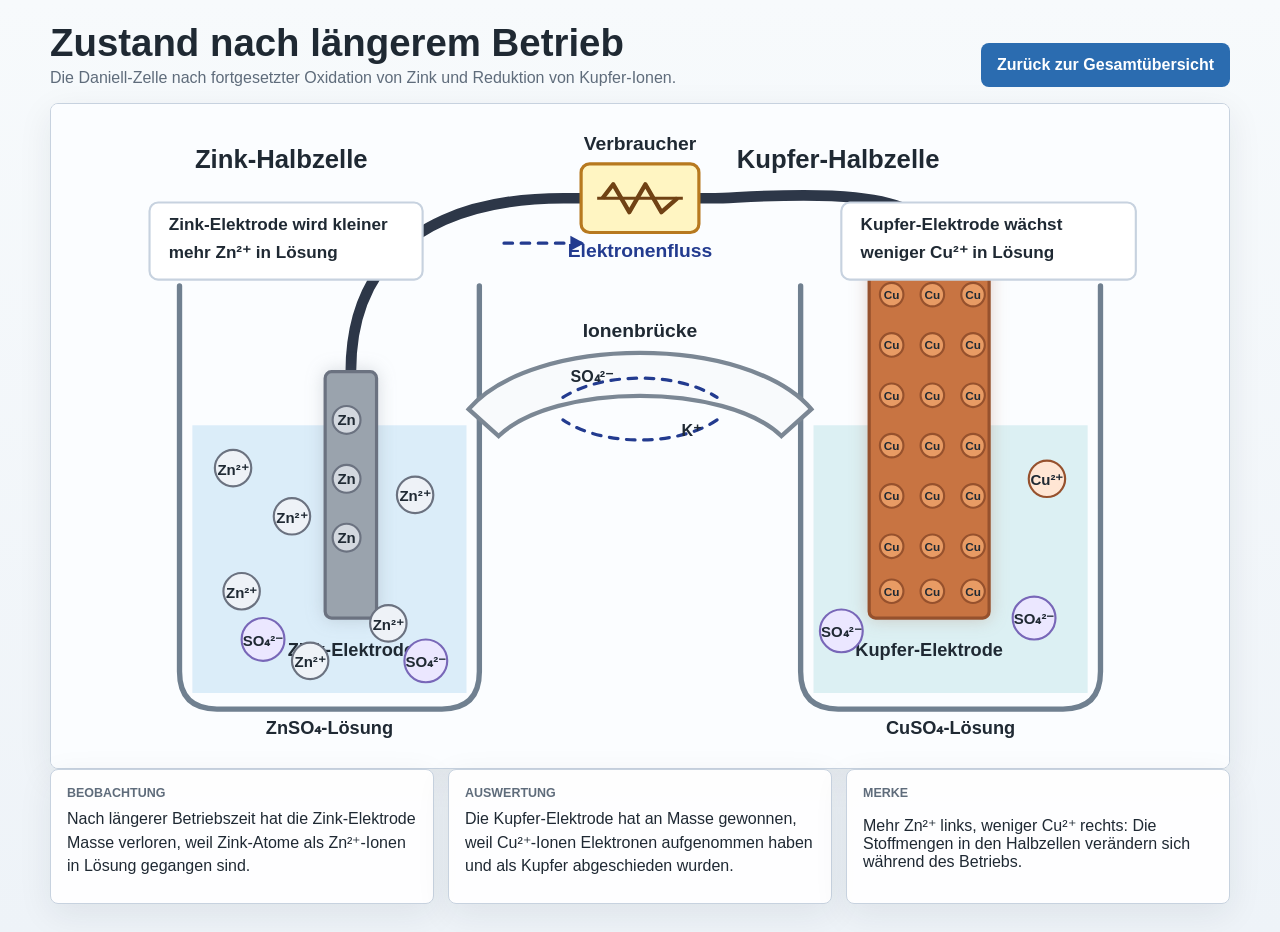
<file: module/grundlagen/public/Simulationen/Galvanische_Zelle/later-state.html>
<!DOCTYPE html>
<html lang="de">
<head>
  <meta charset="UTF-8">
  <meta name="viewport" content="width=device-width, initial-scale=1.0">
  <title>Zustand nach längerem Betrieb</title>
  <link rel="stylesheet" href="style.css">
</head>
<body>
  <main class="app">
    <header class="app-header">
      <div>
        <h1>Zustand nach längerem Betrieb</h1>
        <p>Die Daniell-Zelle nach fortgesetzter Oxidation von Zink und Reduktion von Kupfer-Ionen.</p>
      </div>
      <a class="back-link" href="index.html">Zurück zur Gesamtübersicht</a>
    </header>

    <section class="simulation-panel" aria-label="Daniell-Element nach längerer Betriebszeit">
      <svg class="cell-svg later-state-svg" viewBox="0 0 1100 620" role="img" aria-labelledby="laterTitle laterDescription">
        <title id="laterTitle">Daniell-Element nach längerer Betriebszeit</title>
        <desc id="laterDescription">
          Die Zink-Elektrode ist kleiner, weil Zink als Zn²⁺ in Lösung gegangen ist.
          Die Kupfer-Elektrode ist größer, weil Kupfer aus Cu²⁺-Ionen abgeschieden wurde.
          In der Zink-Halbzelle befinden sich mehr Zn²⁺-Ionen, in der Kupfer-Halbzelle weniger Cu²⁺-Ionen.
        </desc>

        <text x="215" y="60" class="halfcell-title">Zink-Halbzelle</text>
        <text x="735" y="60" class="halfcell-title">Kupfer-Halbzelle</text>

        <!-- Outer circuit remains visible to keep the complete cell structure clear. -->
        <path class="wire" d="M 280 250 C 280 86, 450 88, 480 88 L 620 88 C 650 88, 820 70, 820 125" />
        <rect x="495" y="56" width="110" height="64" rx="8" class="consumer-body" />
        <line x1="510" y1="88" x2="590" y2="88" class="resistor-line" />
        <path d="M 515 88 L 525 75 L 540 101 L 555 75 L 570 101 L 585 88" class="resistor-zigzag" />
        <text x="550" y="43" class="component-label">Verbraucher</text>
        <text x="550" y="143" class="flow-label">Elektronenfluss</text>
        <path d="M 423 130 L 498 130" class="flow-arrow" />
        <polygon points="498,130 485,123 485,137" class="arrow-head" />

        <path class="beaker-glass" d="M 120 170 L 120 530 Q 120 565 155 565 L 365 565 Q 400 565 400 530 L 400 170" />
        <path class="beaker-glass" d="M 700 170 L 700 530 Q 700 565 735 565 L 945 565 Q 980 565 980 530 L 980 170" />
        <rect x="132" y="300" width="256" height="250" class="solution zinc-solution" />
        <rect x="712" y="300" width="256" height="250" class="solution copper-solution" />
        <text x="260" y="588" class="solution-label">ZnSO₄-Lösung</text>
        <text x="840" y="588" class="solution-label">CuSO₄-Lösung</text>

        <!-- Smaller zinc electrode: material has gone into solution as Zn²⁺. -->
        <rect x="256" y="250" width="48" height="230" rx="6" class="electrode zinc-electrode later-zinc-electrode" />
        <text x="280" y="515" class="electrode-label">Zink-Elektrode</text>
        <text x="280" y="112" class="pole-label">Anode (-)</text>

        <!-- Larger copper electrode: copper has been deposited at the cathode. -->
        <rect x="764" y="125" width="112" height="355" rx="6" class="electrode copper-electrode later-copper-electrode" />
        <text x="820" y="515" class="electrode-label">Kupfer-Elektrode</text>
        <text x="820" y="112" class="pole-label">Kathode (+)</text>

        <g class="later-metal-atoms">
          <circle cx="276" cy="295" r="13" class="zinc-atom" /><text x="276" y="300" class="atom-text">Zn</text>
          <circle cx="276" cy="350" r="13" class="zinc-atom" /><text x="276" y="355" class="atom-text">Zn</text>
          <circle cx="276" cy="405" r="13" class="zinc-atom" /><text x="276" y="410" class="atom-text">Zn</text>

          <circle cx="785" cy="178" r="11" class="copper-atom" /><text x="785" y="182" class="small-atom-text">Cu</text>
          <circle cx="823" cy="178" r="11" class="copper-atom" /><text x="823" y="182" class="small-atom-text">Cu</text>
          <circle cx="861" cy="178" r="11" class="copper-atom" /><text x="861" y="182" class="small-atom-text">Cu</text>
          <circle cx="785" cy="225" r="11" class="copper-atom" /><text x="785" y="229" class="small-atom-text">Cu</text>
          <circle cx="823" cy="225" r="11" class="copper-atom" /><text x="823" y="229" class="small-atom-text">Cu</text>
          <circle cx="861" cy="225" r="11" class="copper-atom" /><text x="861" y="229" class="small-atom-text">Cu</text>
          <circle cx="785" cy="272" r="11" class="copper-atom" /><text x="785" y="276" class="small-atom-text">Cu</text>
          <circle cx="823" cy="272" r="11" class="copper-atom" /><text x="823" y="276" class="small-atom-text">Cu</text>
          <circle cx="861" cy="272" r="11" class="copper-atom" /><text x="861" y="276" class="small-atom-text">Cu</text>
          <circle cx="785" cy="319" r="11" class="copper-atom" /><text x="785" y="323" class="small-atom-text">Cu</text>
          <circle cx="823" cy="319" r="11" class="copper-atom" /><text x="823" y="323" class="small-atom-text">Cu</text>
          <circle cx="861" cy="319" r="11" class="copper-atom" /><text x="861" y="323" class="small-atom-text">Cu</text>
          <circle cx="785" cy="366" r="11" class="copper-atom" /><text x="785" y="370" class="small-atom-text">Cu</text>
          <circle cx="823" cy="366" r="11" class="copper-atom" /><text x="823" y="370" class="small-atom-text">Cu</text>
          <circle cx="861" cy="366" r="11" class="copper-atom" /><text x="861" y="370" class="small-atom-text">Cu</text>
          <circle cx="785" cy="413" r="11" class="copper-atom" /><text x="785" y="417" class="small-atom-text">Cu</text>
          <circle cx="823" cy="413" r="11" class="copper-atom" /><text x="823" y="417" class="small-atom-text">Cu</text>
          <circle cx="861" cy="413" r="11" class="copper-atom" /><text x="861" y="417" class="small-atom-text">Cu</text>
          <circle cx="785" cy="455" r="11" class="copper-atom" /><text x="785" y="459" class="small-atom-text">Cu</text>
          <circle cx="823" cy="455" r="11" class="copper-atom" /><text x="823" y="459" class="small-atom-text">Cu</text>
          <circle cx="861" cy="455" r="11" class="copper-atom" /><text x="861" y="459" class="small-atom-text">Cu</text>
        </g>

        <!-- More Zn²⁺ ions in the zinc half-cell after longer operation. -->
        <g class="solution-ions">
          <circle cx="170" cy="340" r="17" class="zinc-ion" /><text x="170" y="346" class="ion-text">Zn²⁺</text>
          <circle cx="225" cy="385" r="17" class="zinc-ion" /><text x="225" y="391" class="ion-text">Zn²⁺</text>
          <circle cx="340" cy="365" r="17" class="zinc-ion" /><text x="340" y="371" class="ion-text">Zn²⁺</text>
          <circle cx="178" cy="455" r="17" class="zinc-ion" /><text x="178" y="461" class="ion-text">Zn²⁺</text>
          <circle cx="315" cy="485" r="17" class="zinc-ion" /><text x="315" y="491" class="ion-text">Zn²⁺</text>
          <circle cx="242" cy="520" r="17" class="zinc-ion" /><text x="242" y="526" class="ion-text">Zn²⁺</text>
          <circle cx="198" cy="500" r="20" class="sulfate-ion" /><text x="198" y="506" class="ion-text">SO₄²⁻</text>
          <circle cx="350" cy="520" r="20" class="sulfate-ion" /><text x="350" y="526" class="ion-text">SO₄²⁻</text>

          <!-- Fewer Cu²⁺ ions remain in the copper half-cell. -->
          <circle cx="930" cy="350" r="17" class="copper-ion" /><text x="930" y="356" class="ion-text">Cu²⁺</text>
          <circle cx="918" cy="480" r="20" class="sulfate-ion" /><text x="918" y="486" class="ion-text">SO₄²⁻</text>
          <circle cx="738" cy="492" r="20" class="sulfate-ion" /><text x="738" y="498" class="ion-text">SO₄²⁻</text>
        </g>

        <path class="salt-bridge" d="M 390 285 C 450 215, 650 215, 710 285 L 682 310 C 630 260, 470 260, 418 310 Z" />
        <text x="550" y="218" class="bridge-label">Ionenbrücke</text>
        <path d="M 478 274 C 515 250, 585 250, 622 274" class="ion-flow-line" />
        <path d="M 622 295 C 585 320, 515 320, 478 295" class="ion-flow-line" />
        <text x="505" y="260" class="bridge-ion">SO₄²⁻</text>
        <text x="598" y="310" class="bridge-ion">K⁺</text>

        <g class="change-label">
          <rect x="92" y="92" width="255" height="72" rx="8" />
          <text x="110" y="118">Zink-Elektrode wird kleiner</text>
          <text x="110" y="144">mehr Zn²⁺ in Lösung</text>
        </g>
        <g class="change-label">
          <rect x="738" y="92" width="275" height="72" rx="8" />
          <text x="756" y="118">Kupfer-Elektrode wächst</text>
          <text x="756" y="144">weniger Cu²⁺ in Lösung</text>
        </g>
      </svg>
    </section>

    <section class="content-grid later-content-grid">
      <article class="explanation-card">
        <span class="card-kicker">Beobachtung</span>
        <p>Nach längerer Betriebszeit hat die Zink-Elektrode Masse verloren, weil Zink-Atome als Zn²⁺-Ionen in Lösung gegangen sind.</p>
      </article>

      <article class="info-card">
        <span class="card-kicker">Auswertung</span>
        <p>Die Kupfer-Elektrode hat an Masse gewonnen, weil Cu²⁺-Ionen Elektronen aufgenommen haben und als Kupfer abgeschieden wurden.</p>
      </article>

      <article class="legend-card">
        <span class="card-kicker">Merke</span>
        <p>Mehr Zn²⁺ links, weniger Cu²⁺ rechts: Die Stoffmengen in den Halbzellen verändern sich während des Betriebs.</p>
      </article>
    </section>
  </main>
</body>
</html>
</file>
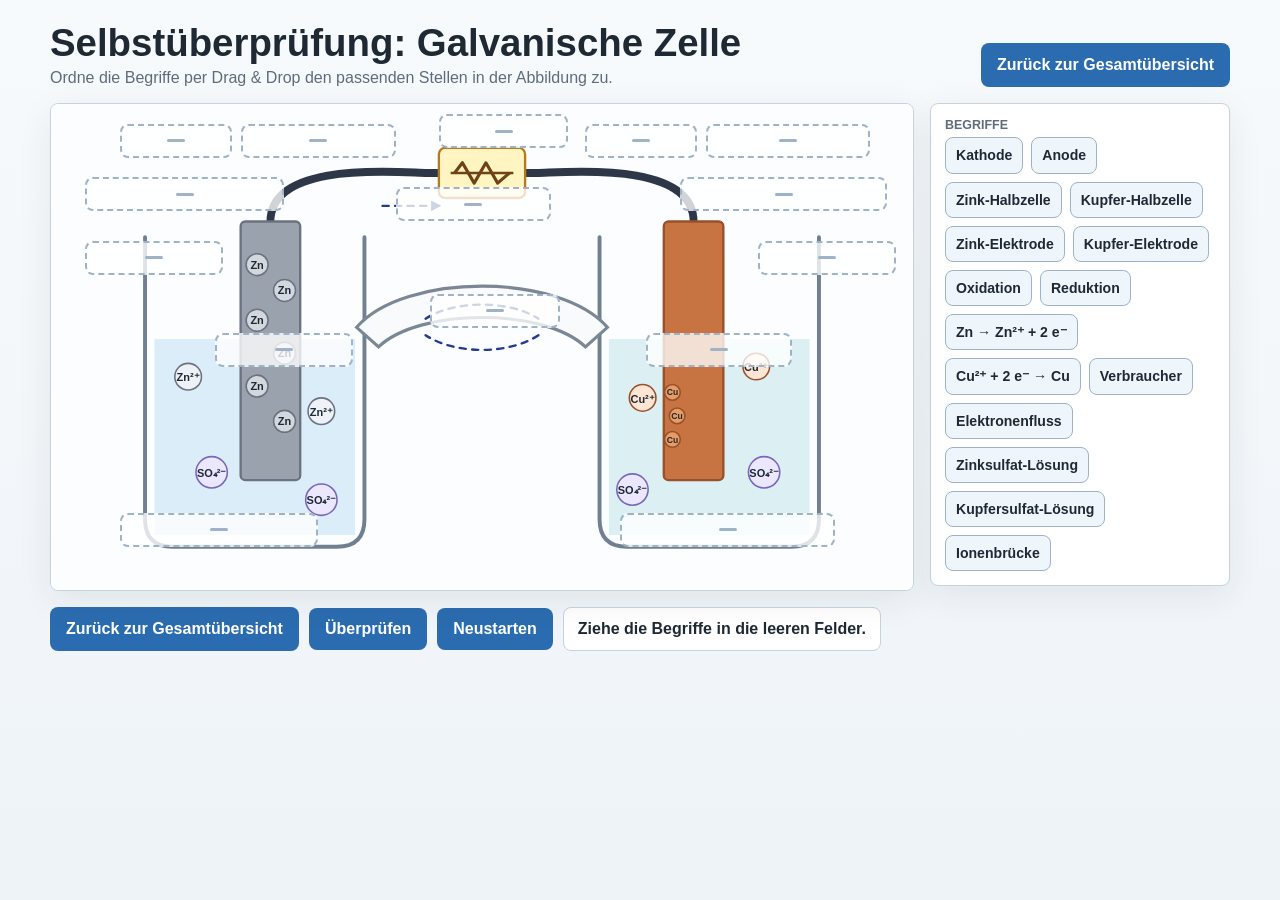
<file: module/grundlagen/public/Simulationen/Galvanische_Zelle/self-check.html>
<!DOCTYPE html>
<html lang="de">
<head>
  <meta charset="UTF-8">
  <meta name="viewport" content="width=device-width, initial-scale=1.0">
  <title>Selbstüberprüfung</title>
  <link rel="stylesheet" href="style.css">
</head>
<body>
  <main class="app self-check-app">
    <header class="app-header">
      <div>
        <h1>Selbstüberprüfung: Galvanische Zelle</h1>
        <p>Ordne die Begriffe per Drag & Drop den passenden Stellen in der Abbildung zu.</p>
      </div>
      <a class="back-link" href="index.html">Zurück zur Gesamtübersicht</a>
    </header>

    <section class="self-check-layout">
      <div class="self-check-figure" aria-label="Unbeschriftete galvanische Zelle mit Ablagefeldern">
        <svg class="cell-svg self-check-svg" viewBox="0 0 1100 620" role="img" aria-labelledby="selfCheckTitle selfCheckDescription">
          <title id="selfCheckTitle">Unbeschriftete galvanische Zelle</title>
          <desc id="selfCheckDescription">
            Eine galvanische Zelle mit zwei Halbzellen, zwei Elektroden, Ionenbrücke,
            äußerem Stromkreis und Verbraucher. Die Fachbegriffe sollen selbst zugeordnet werden.
          </desc>

          <path class="wire" d="M 280 150 C 280 70, 450 88, 480 88 L 620 88 C 650 88, 820 70, 820 150" />
          <rect x="495" y="56" width="110" height="64" rx="8" class="consumer-body" />
          <line x1="510" y1="88" x2="590" y2="88" class="resistor-line" />
          <path d="M 515 88 L 525 75 L 540 101 L 555 75 L 570 101 L 585 88" class="resistor-zigzag" />
          <path d="M 423 130 L 498 130" class="flow-arrow" />
          <polygon points="498,130 485,123 485,137" class="arrow-head" />

          <path class="beaker-glass" d="M 120 170 L 120 530 Q 120 565 155 565 L 365 565 Q 400 565 400 530 L 400 170" />
          <path class="beaker-glass" d="M 700 170 L 700 530 Q 700 565 735 565 L 945 565 Q 980 565 980 530 L 980 170" />
          <rect x="132" y="300" width="256" height="250" class="solution zinc-solution" />
          <rect x="712" y="300" width="256" height="250" class="solution copper-solution" />

          <rect x="242" y="150" width="76" height="330" rx="6" class="electrode zinc-electrode" />
          <rect x="782" y="150" width="76" height="330" rx="6" class="electrode copper-electrode" />

          <g class="metal-atoms">
            <circle cx="263" cy="205" r="14" class="zinc-atom" /><text x="263" y="210" class="atom-text">Zn</text>
            <circle cx="298" cy="238" r="14" class="zinc-atom" /><text x="298" y="243" class="atom-text">Zn</text>
            <circle cx="263" cy="276" r="14" class="zinc-atom" /><text x="263" y="281" class="atom-text">Zn</text>
            <circle cx="298" cy="318" r="14" class="zinc-atom" /><text x="298" y="323" class="atom-text">Zn</text>
            <circle cx="263" cy="360" r="14" class="zinc-atom" /><text x="263" y="365" class="atom-text">Zn</text>
            <circle cx="298" cy="405" r="14" class="zinc-atom" /><text x="298" y="410" class="atom-text">Zn</text>
          </g>

          <g class="copper-deposit">
            <circle cx="793" cy="368" r="10" class="copper-atom" /><text x="793" y="372" class="small-atom-text">Cu</text>
            <circle cx="799" cy="398" r="10" class="copper-atom" /><text x="799" y="402" class="small-atom-text">Cu</text>
            <circle cx="793" cy="428" r="10" class="copper-atom" /><text x="793" y="432" class="small-atom-text">Cu</text>
          </g>

          <g class="solution-ions">
            <circle cx="175" cy="348" r="17" class="zinc-ion" /><text x="175" y="354" class="ion-text">Zn²⁺</text>
            <circle cx="345" cy="392" r="17" class="zinc-ion" /><text x="345" y="398" class="ion-text">Zn²⁺</text>
            <circle cx="205" cy="470" r="20" class="sulfate-ion" /><text x="205" y="476" class="ion-text">SO₄²⁻</text>
            <circle cx="345" cy="505" r="20" class="sulfate-ion" /><text x="345" y="511" class="ion-text">SO₄²⁻</text>
            <circle cx="755" cy="375" r="17" class="copper-ion" /><text x="755" y="381" class="ion-text">Cu²⁺</text>
            <circle cx="900" cy="335" r="17" class="copper-ion" /><text x="900" y="341" class="ion-text">Cu²⁺</text>
            <circle cx="742" cy="492" r="20" class="sulfate-ion" /><text x="742" y="498" class="ion-text">SO₄²⁻</text>
            <circle cx="910" cy="470" r="20" class="sulfate-ion" /><text x="910" y="476" class="ion-text">SO₄²⁻</text>
          </g>

          <path class="salt-bridge" d="M 390 285 C 450 215, 650 215, 710 285 L 682 310 C 630 260, 470 260, 418 310 Z" />
          <path d="M 478 274 C 515 250, 585 250, 622 274" class="ion-flow-line" />
          <path d="M 622 295 C 585 320, 515 320, 478 295" class="ion-flow-line" />
        </svg>

        <div class="drop-zone zone-anode" data-answer="Anode" aria-label="Ablagefeld 1"></div>
        <div class="drop-zone zone-cathode" data-answer="Kathode" aria-label="Ablagefeld 2"></div>
        <div class="drop-zone zone-zinc-half" data-answer="Zink-Halbzelle" aria-label="Ablagefeld 3"></div>
        <div class="drop-zone zone-copper-half" data-answer="Kupfer-Halbzelle" aria-label="Ablagefeld 4"></div>
        <div class="drop-zone zone-zinc-electrode" data-answer="Zink-Elektrode" aria-label="Ablagefeld 5"></div>
        <div class="drop-zone zone-copper-electrode" data-answer="Kupfer-Elektrode" aria-label="Ablagefeld 6"></div>
        <div class="drop-zone zone-oxidation" data-answer="Oxidation" aria-label="Ablagefeld 7"></div>
        <div class="drop-zone zone-reduction" data-answer="Reduktion" aria-label="Ablagefeld 8"></div>
        <div class="drop-zone zone-zinc-equation" data-answer="Zn → Zn²⁺ + 2 e⁻" aria-label="Ablagefeld 9"></div>
        <div class="drop-zone zone-copper-equation" data-answer="Cu²⁺ + 2 e⁻ → Cu" aria-label="Ablagefeld 10"></div>
        <div class="drop-zone zone-consumer" data-answer="Verbraucher" aria-label="Ablagefeld 11"></div>
        <div class="drop-zone zone-electron-flow" data-answer="Elektronenfluss" aria-label="Ablagefeld 12"></div>
        <div class="drop-zone zone-zinc-solution" data-answer="Zinksulfat-Lösung" aria-label="Ablagefeld 13"></div>
        <div class="drop-zone zone-copper-solution" data-answer="Kupfersulfat-Lösung" aria-label="Ablagefeld 14"></div>
        <div class="drop-zone zone-bridge" data-answer="Ionenbrücke" aria-label="Ablagefeld 15"></div>
      </div>

      <aside class="term-bank-panel">
        <span class="card-kicker">Begriffe</span>
        <div id="termBank" class="term-bank" aria-label="Begriffsliste">
          <button class="term-chip" draggable="true" data-term="Kathode" type="button">Kathode</button>
          <button class="term-chip" draggable="true" data-term="Anode" type="button">Anode</button>
          <button class="term-chip" draggable="true" data-term="Zink-Halbzelle" type="button">Zink-Halbzelle</button>
          <button class="term-chip" draggable="true" data-term="Kupfer-Halbzelle" type="button">Kupfer-Halbzelle</button>
          <button class="term-chip" draggable="true" data-term="Zink-Elektrode" type="button">Zink-Elektrode</button>
          <button class="term-chip" draggable="true" data-term="Kupfer-Elektrode" type="button">Kupfer-Elektrode</button>
          <button class="term-chip" draggable="true" data-term="Oxidation" type="button">Oxidation</button>
          <button class="term-chip" draggable="true" data-term="Reduktion" type="button">Reduktion</button>
          <button class="term-chip" draggable="true" data-term="Zn → Zn²⁺ + 2 e⁻" type="button">Zn → Zn²⁺ + 2 e⁻</button>
          <button class="term-chip" draggable="true" data-term="Cu²⁺ + 2 e⁻ → Cu" type="button">Cu²⁺ + 2 e⁻ → Cu</button>
          <button class="term-chip" draggable="true" data-term="Verbraucher" type="button">Verbraucher</button>
          <button class="term-chip" draggable="true" data-term="Elektronenfluss" type="button">Elektronenfluss</button>
          <button class="term-chip" draggable="true" data-term="Zinksulfat-Lösung" type="button">Zinksulfat-Lösung</button>
          <button class="term-chip" draggable="true" data-term="Kupfersulfat-Lösung" type="button">Kupfersulfat-Lösung</button>
          <button class="term-chip" draggable="true" data-term="Ionenbrücke" type="button">Ionenbrücke</button>
        </div>
      </aside>
    </section>

    <section class="control-row self-check-controls" aria-label="Bedienelemente der Selbstüberprüfung">
      <a class="back-link" href="index.html">Zurück zur Gesamtübersicht</a>
      <button id="checkSelfTestButton" type="button">Überprüfen</button>
      <button id="resetSelfTestButton" type="button">Neustarten</button>
      <p id="selfCheckResult" class="self-check-result" aria-live="polite">Ziehe die Begriffe in die leeren Felder.</p>
    </section>
  </main>

  <script src="script.js?v=11"></script>
</body>
</html>
</file>
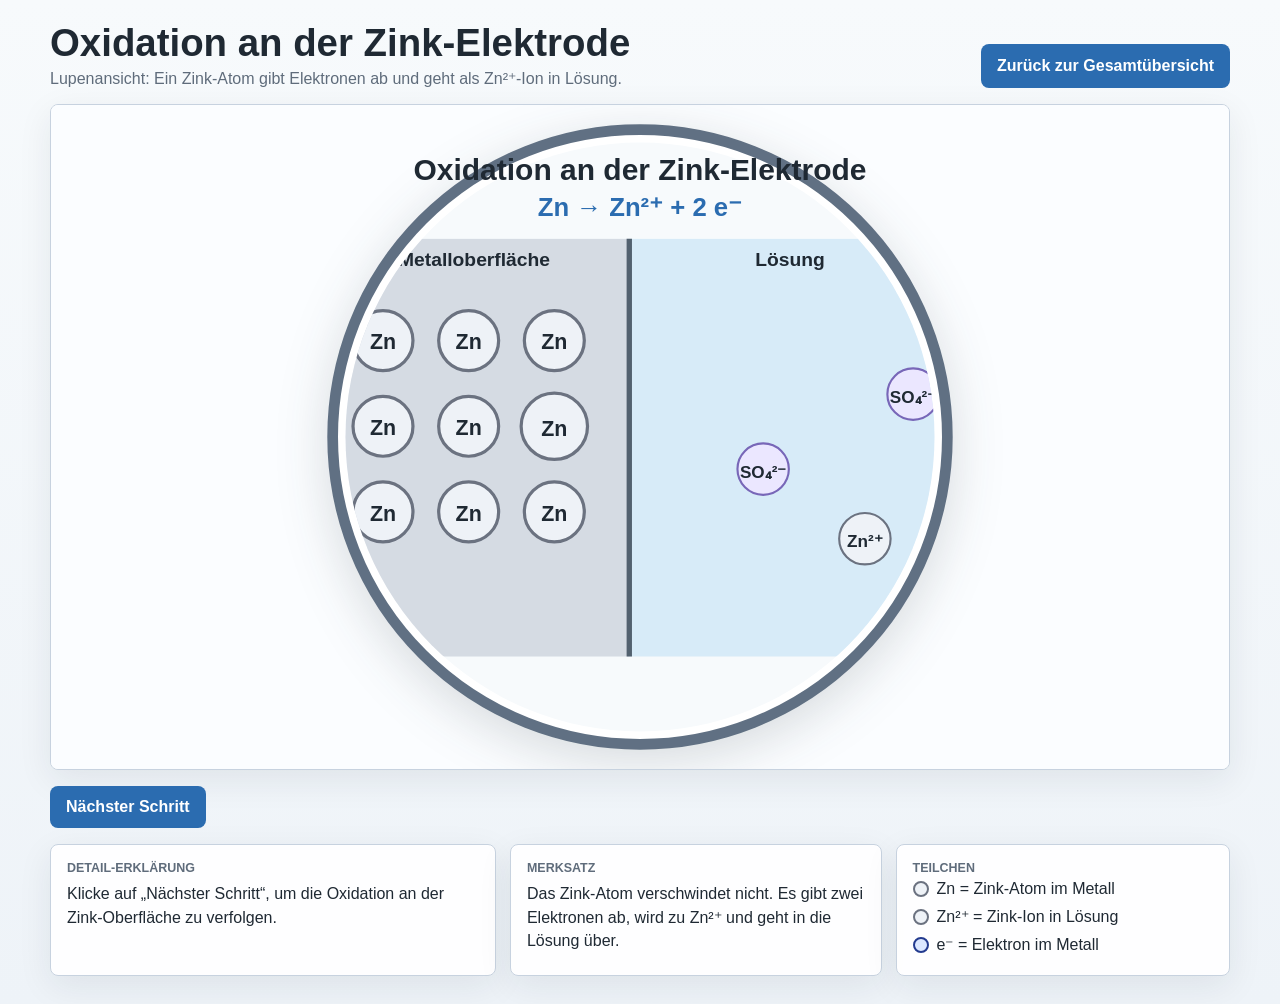
<file: module/grundlagen/public/Simulationen/Galvanische_Zelle/zinc-detail.html>
<!DOCTYPE html>
<html lang="de">
<head>
  <meta charset="UTF-8">
  <meta name="viewport" content="width=device-width, initial-scale=1.0">
  <title>Oxidation an der Zink-Elektrode</title>
  <link rel="stylesheet" href="style.css">
</head>
<body data-detail-view="zinc">
  <main class="app detail-app">
    <header class="app-header">
      <div>
        <h1>Oxidation an der Zink-Elektrode</h1>
        <p>Lupenansicht: Ein Zink-Atom gibt Elektronen ab und geht als Zn²⁺-Ion in Lösung.</p>
      </div>
      <a class="back-link" href="index.html">Zurück zur Gesamtübersicht</a>
    </header>

    <section class="simulation-panel detail-panel" aria-label="Detailansicht der Zink-Elektrode">
      <svg id="zincDetailSvg" class="detail-svg detail-running" viewBox="0 0 1100 620" role="img" aria-labelledby="detailTitle detailDescription">
        <title id="detailTitle">Vergrößerte Oxidation an der Zink-Elektrode</title>
        <desc id="detailDescription">
          Die linke Seite zeigt die Zink-Elektrode als Metalloberfläche.
          Rechts befindet sich die Lösung. Ein Zink-Atom gibt zwei Elektronen ab,
          wird zu Zn²⁺ und wandert in die Lösung. Die Elektronen bleiben im Metall.
        </desc>

        <defs>
          <clipPath id="lensClip">
            <circle cx="550" cy="310" r="275" />
          </clipPath>
        </defs>

        <circle cx="550" cy="310" r="287" class="lens-frame" />
        <circle cx="550" cy="310" r="275" class="lens-background" />
        <text x="550" y="70" class="detail-title">Oxidation an der Zink-Elektrode</text>
        <text x="550" y="104" class="detail-equation">Zn → Zn²⁺ + 2 e⁻</text>

        <g clip-path="url(#lensClip)">
          <rect x="210" y="125" width="330" height="390" class="detail-metal" />
          <rect x="540" y="125" width="350" height="390" class="detail-solution" />
          <line x1="540" y1="125" x2="540" y2="515" class="metal-surface-line" />

          <text x="395" y="150" class="detail-region-label">Metalloberfläche</text>
          <text x="690" y="150" class="detail-region-label">Lösung</text>
          <g class="zinc-lattice">
            <circle cx="310" cy="220" r="28" class="detail-zinc-atom" /><text x="310" y="228" class="detail-particle-text">Zn</text>
            <circle cx="390" cy="220" r="28" class="detail-zinc-atom" /><text x="390" y="228" class="detail-particle-text">Zn</text>
            <circle cx="470" cy="220" r="28" class="detail-zinc-atom" /><text x="470" y="228" class="detail-particle-text">Zn</text>
            <circle cx="310" cy="300" r="28" class="detail-zinc-atom" /><text x="310" y="308" class="detail-particle-text">Zn</text>
            <circle cx="390" cy="300" r="28" class="detail-zinc-atom" /><text x="390" y="308" class="detail-particle-text">Zn</text>
            <circle cx="310" cy="380" r="28" class="detail-zinc-atom" /><text x="310" y="388" class="detail-particle-text">Zn</text>
            <circle cx="390" cy="380" r="28" class="detail-zinc-atom" /><text x="390" y="388" class="detail-particle-text">Zn</text>
            <circle cx="470" cy="380" r="28" class="detail-zinc-atom" /><text x="470" y="388" class="detail-particle-text">Zn</text>
          </g>

          <g class="surface-zinc-atom">
            <circle cx="470" cy="300" r="31" class="detail-zinc-atom highlighted-zinc" />
            <text x="470" y="309" class="detail-particle-text">Zn</text>
          </g>

          <g class="released-zinc-ion">
            <circle cx="470" cy="300" r="31" class="detail-zinc-ion" />
            <text x="470" y="309" class="detail-particle-text">Zn²⁺</text>
          </g>

          <g class="detail-electron electron-a">
            <circle cx="470" cy="300" r="16" class="electron" />
            <text x="470" y="306" class="electron-text">e⁻</text>
          </g>
          <g class="detail-electron electron-b">
            <circle cx="470" cy="300" r="16" class="electron" />
            <text x="470" y="306" class="electron-text">e⁻</text>
          </g>

          <path d="M 470 300 C 560 290, 625 250, 720 228" class="zinc-ion-path" />
          <path d="M 445 430 C 380 430, 330 410, 270 395" class="detail-electron-path" />
          <polygon points="270,395 285,388 282,404" class="detail-arrow-head" />

          <circle cx="665" cy="340" r="24" class="sulfate-ion" />
          <text x="665" y="348" class="detail-small-text">SO₄²⁻</text>
          <circle cx="760" cy="405" r="24" class="zinc-ion" />
          <text x="760" y="413" class="detail-small-text">Zn²⁺</text>
          <circle cx="805" cy="270" r="24" class="sulfate-ion" />
          <text x="805" y="278" class="detail-small-text">SO₄²⁻</text>
        </g>
      </svg>
    </section>

    <section class="control-row" aria-label="Bedienelemente der Detailansicht">
      <button id="nextDetailStepButton" type="button">Nächster Schritt</button>
    </section>

    <section class="content-grid detail-content-grid">
      <article class="explanation-card" aria-live="polite">
        <span class="card-kicker">Detail-Erklärung</span>
        <p id="detailStepText">Klicke auf „Nächster Schritt“, um die Oxidation an der Zink-Oberfläche zu verfolgen.</p>
      </article>

      <article class="info-card">
        <span class="card-kicker">Merksatz</span>
        <p>Das Zink-Atom verschwindet nicht. Es gibt zwei Elektronen ab, wird zu Zn²⁺ und geht in die Lösung über.</p>
      </article>

      <article class="legend-card">
        <span class="card-kicker">Teilchen</span>
        <div class="legend-list">
          <span><i class="legend-dot zinc-dot"></i>Zn = Zink-Atom im Metall</span>
          <span><i class="legend-dot zinc-dot"></i>Zn²⁺ = Zink-Ion in Lösung</span>
          <span><i class="legend-dot electron-dot"></i>e⁻ = Elektron im Metall</span>
        </div>
      </article>
    </section>
  </main>

  <script src="script.js?v=11"></script>
</body>
</html>
</file>
<file: portal.css>
:root{font-family:'Segoe UI',Arial,sans-serif;color:#193c49;background:#f5f8f8;font-size:17px;--navy:#123c4a;--teal:#087f88;--line:#d4e2e4}*{box-sizing:border-box}[hidden]{display:none!important}body{margin:0}button,input,textarea{font:inherit}button,a,summary,input{touch-action:manipulation}a{color:var(--teal)}button,summary{cursor:pointer}button{border:0;border-radius:8px;background:var(--navy);color:white;padding:.8rem 1.1rem;font-weight:650}button:disabled{opacity:.55;cursor:default}a:focus-visible,button:focus-visible,summary:focus-visible,input:focus-visible,textarea:focus-visible{outline:3px solid #c17a28;outline-offset:4px}header{background:var(--navy);color:white;padding:.8rem 1.5rem;display:flex;justify-content:space-between;align-items:center;gap:1rem}.brand{color:white;text-decoration:none;display:flex;align-items:center;gap:.8rem;font-weight:750}.brand small{display:block;font-weight:400;color:#c2dadd;font-size:.76rem;margin-top:.2rem}.symbol{font-size:1.8rem;color:#80d7d8;border:1px solid #62929b;padding:.1rem .5rem;border-radius:9px}header button{border:1px solid #80a8b0;font-size:.85rem}.shell{display:grid;grid-template-columns:240px minmax(0,1fr);max-width:1800px;margin:auto}.sidebar{padding:1.6rem 1rem;border-right:1px solid var(--line);background:white}.eyebrow{text-transform:uppercase;letter-spacing:.13em;font-size:.73rem;font-weight:750;color:var(--teal)}nav{display:grid;gap:.4rem}nav a{padding:.75rem;text-decoration:none;color:var(--navy);border-radius:8px;line-height:1.35}nav a[aria-current=page]{background:#e0f1f2;font-weight:750;border-left:4px solid var(--teal)}.side-note,.sidebar details{font-size:.85rem;color:#58707b;line-height:1.6}.sidebar details{margin-top:1.8rem}#progress{font-size:.85rem;font-weight:650;margin-top:1.7rem}main{padding:2rem;min-width:0}h1{font-size:clamp(1.8rem,3.4vw,3rem);line-height:1.1;letter-spacing:-.03em;margin:.4rem 0 1rem}h2{font-size:1.4rem}p{line-height:1.65}.hero{background:#e5f1f1;border-radius:14px;padding:clamp(1.2rem,3vw,2.5rem);border-top:5px solid var(--teal);max-width:1120px}.hero p:not(.eyebrow){max-width:790px}.orientation{border-left:4px solid #c17a28;padding:.5rem 1rem;margin:1.7rem 0}.orientation p{margin:.3rem 0}.muted{color:#58707b}.track{margin:1.8rem 0 2.2rem}.track h3{font-size:1.05rem;color:#526873}.card-grid{display:grid;grid-template-columns:repeat(2,minmax(0,1fr));gap:1rem}.module-card{padding:1.4rem;background:white;border:1px solid var(--line);border-radius:12px;display:flex;flex-direction:column;align-items:flex-start}.module-card h3{font-size:1.4rem;color:var(--navy);margin:.65rem 0 .3rem}.module-card p{margin:.3rem 0 1.2rem}.module-card a{margin-top:auto;font-weight:750}.tag{color:var(--teal);font-size:.78rem;font-weight:700}.anchor{padding:1rem 1.4rem;border:1px solid var(--line);border-radius:10px}.module-heading{display:flex;justify-content:space-between;gap:1rem;align-items:center}.module-heading h1{font-size:clamp(1.7rem,3vw,2.5rem)}.module-heading a{font-size:.85rem;white-space:nowrap}.mission{background:#e7f3f3;border-left:4px solid var(--teal);padding:1rem 1.2rem;margin:1rem 0}.mission summary{font-weight:750}.mission li{margin:.65rem 0;line-height:1.5}.mission p:last-child{margin-bottom:0}#loadStatus{font-size:.85rem;color:#58707b;min-height:1.3rem;margin:.5rem 0}iframe{display:block;width:100%;height:80vh;min-height:560px;border:1px solid var(--line);border-radius:10px;background:white}.reflection{margin-top:1.5rem;padding:1.2rem;background:white;border:1px solid var(--line);border-radius:10px}.reflection label{display:block;line-height:1.5}.complete{margin-bottom:1.5rem}.complete input{width:1.1rem;height:1.1rem;accent-color:var(--teal)}textarea{width:100%;padding:.8rem;margin-top:.6rem;border:1px solid #91b1bb;border-radius:7px;resize:vertical}#saveStatus{font-size:.8rem;color:#58707b}.module-actions{display:flex;justify-content:space-between;gap:1rem;align-items:center;margin-top:1.5rem}.focus-mode .sidebar,.focus-mode .mission,.focus-mode .reflection,.focus-mode .module-heading{display:none}.focus-mode .shell{display:block;max-width:none}.focus-mode main{padding:.4rem}.focus-mode iframe{height:calc(100vh - 125px);min-height:350px}.skip{position:absolute;top:-100px;left:1rem;background:white;padding:1rem;z-index:99}.skip:focus{top:0}@media(max-width:950px){.shell{display:block}.sidebar{padding:1rem;border-bottom:1px solid var(--line)}nav{display:flex;overflow-x:auto}nav a{flex:0 0 auto;max-width:210px}.sidebar>.eyebrow,.side-note,.sidebar details{display:none}#progress{margin:.5rem 0 0}main{padding:1rem}.module-heading{align-items:flex-start;flex-direction:column}}@media(max-width:600px){.card-grid{grid-template-columns:1fr}header{padding:.7rem}header button{max-width:140px}.module-actions{align-items:stretch;flex-direction:column}iframe{height:78vh;min-height:450px}.hero{padding:1.2rem}}@media(prefers-reduced-motion:reduce){*{scroll-behavior:auto!important}}@media print{header,.sidebar,iframe,.mission,#loadStatus,.module-actions{display:none}.shell{display:block}}

/* Themenübersicht mit Bildkacheln */
body{background:radial-gradient(circle at 8% 10%,#dceef4,transparent 32rem),radial-gradient(circle at 95% 90%,#dceeea,transparent 32rem),#eef3f4}
.shell{display:block;max-width:1180px}main{padding:2.4rem 2rem 3rem}.header-actions{display:flex;align-items:center;gap:1rem}.header-actions a{color:white;font-size:.9rem;text-decoration:none;font-weight:650}
.hero{background:none;border:0;padding:1rem 0 .6rem;max-width:none}.hero h1{color:#1688ba;font-size:clamp(2.7rem,7vw,5rem);letter-spacing:-.045em}.hero p:not(.eyebrow){max-width:680px;color:#526873;font-size:1.08rem}.overview-tools{display:flex;gap:1.5rem;align-items:center;justify-content:space-between;margin:.3rem 0 2.2rem}.overview-tools p{max-width:490px;color:#526873;font-size:.9rem}.overview-tools button{max-width:350px;font-size:.85rem;background:white;color:#075966;border:1px solid #b4ced2;text-align:left}
.track{margin:2rem 0 2.8rem}.track>h3{font-size:.84rem;letter-spacing:.04em;color:#506870;margin-bottom:1rem}.card-grid{gap:24px}.module-card{position:relative;display:flex;align-items:stretch;overflow:hidden;padding:0;text-decoration:none;color:#193c49;background:white;border:1px solid #d5e1e4;border-radius:22px;box-shadow:0 12px 32px #1736420d;transition:transform .2s ease,box-shadow .2s ease}.module-card:hover{transform:translateY(-5px);box-shadow:0 20px 42px #17364226}.card-art{display:block;width:100%;height:190px;object-fit:cover;background:#123c4a}.card-number{position:absolute;top:18px;left:18px;display:grid;place-items:center;width:44px;height:44px;border-radius:13px;background:#ffffffed;color:#075966;font-weight:750;font-size:1rem}.card-body{display:flex;flex:1;flex-direction:column;padding:1.6rem}.module-card h3{font-size:clamp(1.35rem,2.5vw,1.75rem);line-height:1.15;margin:.65rem 0}.module-card p{font-size:.93rem;line-height:1.6;margin:.25rem 0 1rem}.module-card [data-status]{font-size:.76rem;color:#526873;margin-top:auto;padding-top:.5rem}.card-start{font-weight:750;color:#087f88;font-size:.95rem}.overview-footer{border-top:1px solid #cadbdd;padding-top:1rem;color:#58707b;font-size:.82rem}.overview-footer p{margin:.5rem 0}.overview-footer details{max-width:800px}.overview-footer summary{cursor:pointer}#progress{margin:.3rem 0 1rem}.focus-mode .shell{max-width:none}.focus-mode .module-actions{display:none}
@media(max-width:760px){main{padding:1.4rem 1rem 2rem}.card-grid{grid-template-columns:1fr;gap:20px}.hero{padding-top:.6rem}.overview-tools{align-items:flex-start;flex-direction:column;gap:.4rem}.overview-tools button{max-width:100%}.card-art{height:180px}.card-body{padding:1.4rem}.header-actions{gap:.6rem}.header-actions a{font-size:.8rem}.brand small{font-size:.65rem}header button{font-size:.72rem;padding:.5rem;max-width:130px}.symbol{display:none}.module-heading{align-items:flex-start;flex-direction:column}}
@media(prefers-reduced-motion:reduce){.module-card{transition:none}.module-card:hover{transform:none}}

/* Kompakte, gut antippbare Themenkacheln für Tablets. */
.card-art{height:160px;aspect-ratio:auto;object-fit:cover;object-position:center 52%}
.card-number{top:12px;left:12px;width:36px;height:36px;border-radius:10px;font-size:.9rem;box-shadow:0 3px 14px #123c4a26}
#overview .hero{padding:.2rem 0}
#overview .hero h1{font-size:clamp(2.1rem,4vw,3.2rem);margin:.3rem 0 .6rem}
#overview .hero p:not(.eyebrow){font-size:1rem;margin:.5rem 0}
.overview-tools{margin:.2rem 0 1rem;gap:1rem}
.track{margin:1.2rem 0 1.6rem}
.track>h3{margin:0 0 .65rem}
.card-grid{gap:16px}
.module-card{border-radius:16px}
.card-body{padding:1rem 1.1rem}
.module-card h3{font-size:1.2rem;line-height:1.2;margin:.45rem 0}
.module-card p{font-size:.9rem;line-height:1.45;margin:.2rem 0 .65rem}
.module-card [data-status]{padding-top:.3rem;margin-bottom:.5rem}
.card-start{font-size:.9rem}
@media(min-width:640px){.card-grid{grid-template-columns:repeat(2,minmax(0,1fr))}}
@media(min-width:640px) and (max-width:1180px){main{padding:1.3rem 1.2rem 2rem}.overview-tools{flex-direction:row;align-items:center}.overview-tools p{flex:1}.overview-tools button{max-width:310px}}
@media(max-width:639px){.card-grid{grid-template-columns:1fr}.card-art{height:150px}}
@media(hover:none){.module-card:hover{transform:none}}


@media(max-width:760px){.header-actions{flex-wrap:wrap;justify-content:flex-end}.header-actions a{min-height:44px;display:inline-flex;align-items:center}header{align-items:flex-start}}
</file>
<file: module/grundlagen/global-klausur-20260612.css>
:root {
  color-scheme: light;
  font-family:
    Inter, ui-sans-serif, system-ui, -apple-system, BlinkMacSystemFont, "Segoe UI",
    sans-serif;
  line-height: 1.5;
  color: #17211b;
  background: #f4f7f3;
  font-synthesis: none;
  text-rendering: optimizeLegibility;
  -webkit-font-smoothing: antialiased;
  --surface: #ffffff;
  --surface-soft: #eef5f1;
  --text: #17211b;
  --muted: #536159;
  --line: #ccd9d1;
  --primary: #2d6a4f;
  --primary-dark: #1f4f3a;
  --accent: #2b6478;
  --warning: #8a5a00;
  --danger: #9b2c2c;
  --success-bg: #e4f5ea;
  --partial-bg: #fff3cf;
  --wrong-bg: #fde8e8;
  --shadow: 0 14px 35px rgba(23, 33, 27, 0.08);
  --radius: 8px;
}

* {
  box-sizing: border-box;
}

html {
  min-width: 320px;
  background: var(--surface-soft);
}

body {
  margin: 0;
  min-height: 100vh;
}

button,
textarea,
input {
  font: inherit;
}

button {
  min-height: 44px;
}

button:focus-visible,
textarea:focus-visible,
input:focus-visible {
  outline: 3px solid #f0b84d;
  outline-offset: 3px;
}

.app-shell {
  min-height: 100vh;
  background:
    linear-gradient(180deg, #f7fbf8 0%, #edf4f0 50%, #f8faf8 100%);
}

.page-wrap {
  width: min(1120px, calc(100% - 32px));
  margin: 0 auto;
  padding: 32px 0 56px;
}

.page-header {
  margin: 20px 0 28px;
}

.eyebrow,
.step-count {
  margin: 0 0 8px;
  color: var(--accent);
  font-size: 0.92rem;
  font-weight: 800;
  letter-spacing: 0;
  text-transform: uppercase;
}

h1,
h2,
h3,
p {
  overflow-wrap: anywhere;
}

h1 {
  margin: 0;
  color: #102219;
  font-size: clamp(2.1rem, 6vw, 4.1rem);
  line-height: 1.04;
  letter-spacing: 0;
}

h2 {
  margin: 0 0 14px;
  font-size: 1.55rem;
  line-height: 1.2;
  letter-spacing: 0;
}

h3 {
  margin: 0 0 10px;
  font-size: 1.15rem;
  letter-spacing: 0;
}

p {
  margin: 0 0 12px;
}

.lead {
  max-width: 820px;
  margin-top: 14px;
  color: var(--muted);
  font-size: 1.2rem;
}

.tile-grid {
  display: grid;
  grid-template-columns: repeat(auto-fit, minmax(min(100%, 310px), 1fr));
  gap: 18px;
}

.tile-card {
  display: flex;
  min-height: 160px;
  width: 100%;
  flex-direction: column;
  align-items: flex-start;
  justify-content: space-between;
  gap: 16px;
  padding: 24px;
  border: 1px solid var(--line);
  border-radius: var(--radius);
  background: var(--surface);
  color: var(--text);
  box-shadow: var(--shadow);
  cursor: pointer;
  text-align: left;
  transition:
    transform 160ms ease,
    border-color 160ms ease,
    box-shadow 160ms ease;
}

.tile-card:hover {
  transform: translateY(-2px);
  border-color: #8db9a4;
}

.tile-card--featured {
  border-color: #2d6a4f;
  background: #e8f4ed;
  box-shadow: 0 18px 40px rgba(45, 106, 79, 0.16);
}

.tile-card.is-disabled {
  background: #f6f7f5;
  color: #64706a;
  box-shadow: none;
}

.tile-card__title {
  font-size: 1.35rem;
  font-weight: 800;
  line-height: 1.2;
}

.tile-card__description {
  color: var(--muted);
  font-size: 1rem;
}

.tile-card__badge {
  display: inline-flex;
  align-items: center;
  min-height: 32px;
  padding: 4px 10px;
  border-radius: 999px;
  background: #ddebe4;
  color: #29483a;
  font-weight: 700;
}

.notice,
.feedback,
.helper-card,
.memory-card,
.finish-card,
.step-card,
.solution-card,
.partial-reactions {
  border: 1px solid var(--line);
  border-radius: var(--radius);
  background: var(--surface);
  box-shadow: var(--shadow);
}

.notice {
  margin: 0 0 18px;
  padding: 16px 18px;
  color: #254034;
}

.back-button,
.primary-button,
.secondary-button,
.choice-button {
  display: inline-flex;
  align-items: center;
  justify-content: center;
  border-radius: var(--radius);
  border: 1px solid transparent;
  cursor: pointer;
  font-weight: 800;
  text-align: center;
}

.back-button {
  padding: 10px 16px;
  border-color: var(--line);
  background: #ffffff;
  color: var(--primary-dark);
}

.primary-button {
  padding: 12px 20px;
  background: var(--primary);
  color: #ffffff;
}

.primary-button:hover {
  background: var(--primary-dark);
}

.secondary-button {
  padding: 12px 18px;
  border-color: var(--line);
  background: #ffffff;
  color: var(--primary-dark);
}

.check-answer-button {
  display: inline-flex;
  align-items: center;
  justify-content: center;
  min-height: 44px;
  margin: 16px 0 8px;
  padding: 10px 16px;
  border: 1px solid #bdd2c7;
  border-radius: var(--radius);
  background: #f4faf6;
  color: var(--primary-dark);
  cursor: pointer;
  font-weight: 800;
  text-align: center;
}

.check-answer-button:hover {
  border-color: #8db9a4;
  background: #e8f4ed;
}

button:disabled {
  cursor: not-allowed;
  opacity: 0.55;
}

.button-row {
  display: flex;
  flex-wrap: wrap;
  gap: 12px;
  margin-top: 22px;
}

.formula {
  color: #102219;
  font-family:
    "Segoe UI", Inter, ui-sans-serif, system-ui, -apple-system, BlinkMacSystemFont,
    sans-serif;
  font-weight: 800;
  white-space: normal;
}

.formula--block {
  display: block;
  width: 100%;
  margin: 10px 0 18px;
  padding: 14px 16px;
  border: 1px solid #c5d6ce;
  border-radius: var(--radius);
  background: #f7fbf8;
  font-size: 1.35rem;
  line-height: 1.35;
}

.given-card {
  margin: 20px 0;
}

.given-card > h2 {
  margin-bottom: 12px;
}

.forms-grid {
  display: grid;
  grid-template-columns: repeat(auto-fit, minmax(min(100%, 240px), 1fr));
  gap: 14px;
}

.form-row {
  padding: 18px;
  border: 1px solid var(--line);
  border-radius: var(--radius);
  background: #ffffff;
}

.form-row p:last-child {
  margin-bottom: 0;
}

.step-card,
.solution-card,
.memory-card,
.finish-card {
  margin-top: 20px;
  padding: 24px;
}

.solution-card {
  border-color: #a8c8b9;
  background: #f7fbf8;
}

.solution-card--compact {
  box-shadow: none;
}

.memory-card {
  background: #fffdf5;
  border-color: #ead18e;
}

.progress {
  margin: 18px 0 24px;
}

.progress__label {
  display: flex;
  justify-content: space-between;
  gap: 16px;
  margin-bottom: 8px;
  color: var(--muted);
  font-weight: 800;
}

.progress__track {
  height: 14px;
  overflow: hidden;
  border-radius: 999px;
  background: #d9e6df;
}

.progress__bar {
  height: 100%;
  border-radius: 999px;
  background: var(--primary);
}

.practice-card {
  padding: 4px 0 0;
}

.practice-card__head {
  margin-bottom: 18px;
}

.partial-reactions {
  margin: 18px 0;
  padding: 18px;
  box-shadow: none;
}

.helper-card {
  margin: 18px 0;
  padding: 18px;
  background: #f7fbf8;
  box-shadow: none;
}

.helper-card p:last-child {
  margin-bottom: 0;
}

.solution-steps {
  margin-bottom: 12px;
}

.answer-field {
  display: grid;
  gap: 8px;
  margin-top: 18px;
  font-weight: 800;
}

.answer-field textarea {
  min-height: 110px;
  width: 100%;
  resize: vertical;
  border: 1px solid var(--line);
  border-radius: var(--radius);
  padding: 16px;
  color: var(--text);
  background: #ffffff;
  font-size: 1.15rem;
}

.structured-equation {
  margin-top: 18px;
}

.structured-equation__hint {
  color: var(--muted);
  font-weight: 800;
}

.structured-equation__row {
  display: flex;
  flex-wrap: wrap;
  align-items: center;
  gap: 12px;
  padding: 16px;
  border: 1px solid var(--line);
  border-radius: var(--radius);
  background: #ffffff;
}

.particle-input {
  display: inline-grid;
  grid-template-columns: minmax(44px, 3ch) minmax(64px, 8ch) minmax(44px, 4ch);
  grid-template-rows: 32px 32px;
  align-items: center;
  gap: 4px;
  min-height: 72px;
  flex: 0 0 auto;
  white-space: nowrap;
  break-inside: avoid;
}

.particle-input input {
  width: 100%;
  min-height: 32px;
  border: 1px solid var(--line);
  border-radius: 6px;
  padding: 5px 6px;
  background: #fdfefd;
  color: var(--text);
  font-size: 1rem;
  font-weight: 800;
  text-align: center;
}

.particle-field,
.particle-fixed-field {
  display: flex;
  align-items: center;
  justify-content: center;
}

.particle-fixed-field {
  min-height: 32px;
  border: 1px solid transparent;
  color: var(--text);
  font-weight: 900;
}

.particle-field--coefficient {
  grid-column: 1;
  grid-row: 1 / span 2;
}

.particle-field--formula {
  grid-column: 2;
  grid-row: 1 / span 2;
}

.particle-field--formula input,
.particle-field--formula.particle-fixed-field {
  font-size: 1.1rem;
}

.particle-field--charge {
  grid-column: 3;
  grid-row: 1;
  align-self: start;
}

.particle-field--index {
  grid-column: 3;
  grid-row: 2;
  align-self: end;
}

.particle-field--index input,
.particle-field--charge input {
  font-size: 0.9rem;
}

.equation-fixed {
  display: inline-flex;
  align-items: center;
  min-height: 44px;
  color: var(--primary-dark);
  font-size: 1.55rem;
  font-weight: 900;
}

.chemical-preview {
  margin-top: 12px;
  color: var(--muted);
}

.chemical-preview strong {
  color: var(--text);
  font-size: 1.12rem;
}

.sr-only {
  position: absolute;
  width: 1px;
  height: 1px;
  padding: 0;
  overflow: hidden;
  clip: rect(0, 0, 0, 0);
  white-space: nowrap;
  border: 0;
}

.answer-options,
.pair-task,
.coefficient-task {
  margin: 18px 0 0;
  padding: 0;
  border: 0;
}

.answer-options legend,
.pair-task legend,
.coefficient-task legend {
  margin-bottom: 12px;
  color: var(--muted);
  font-weight: 800;
}

.option-grid {
  display: grid;
  grid-template-columns: repeat(4, minmax(64px, 1fr));
  gap: 12px;
}

.choice-button {
  min-height: 54px;
  padding: 12px 16px;
  border-color: var(--line);
  background: #ffffff;
  color: var(--primary-dark);
}

.choice-button.is-selected {
  border-color: var(--primary);
  background: #dcefe6;
  color: #123b2b;
}

.pair-row {
  display: grid;
  gap: 12px;
  margin-bottom: 18px;
}

.segmented-control {
  display: grid;
  grid-template-columns: repeat(2, minmax(0, 1fr));
  gap: 10px;
}

.coefficient-grid {
  display: grid;
  grid-template-columns: repeat(auto-fit, minmax(130px, 1fr));
  gap: 12px;
}

.coefficient-field {
  display: grid;
  gap: 8px;
  color: var(--muted);
  font-weight: 800;
}

.coefficient-field input {
  min-height: 54px;
  width: 100%;
  border: 1px solid var(--line);
  border-radius: var(--radius);
  padding: 12px 14px;
  background: #ffffff;
  color: var(--text);
  font-size: 1.2rem;
  font-weight: 800;
}

.feedback {
  margin-top: 18px;
  padding: 16px 18px;
  box-shadow: none;
}

.feedback p {
  margin-bottom: 0;
}

.feedback--correct {
  border-color: #8bc4a0;
  background: var(--success-bg);
}

.feedback--partial {
  border-color: #e3bd59;
  background: var(--partial-bg);
}

.feedback--wrong {
  border-color: #e7a2a2;
  background: var(--wrong-bg);
}

.finish-card {
  max-width: 760px;
  margin: 44px auto 0;
}

.self-check-list {
  display: grid;
  gap: 18px;
  margin-top: 24px;
}

.self-check-section {
  padding: 22px;
  border: 1px solid var(--line);
  border-radius: var(--radius);
  background: var(--surface);
  box-shadow: var(--shadow);
}

.self-check-items {
  display: grid;
  gap: 12px;
}

.self-check-item {
  display: grid;
  grid-template-columns: 28px 1fr;
  gap: 12px;
  align-items: start;
  padding: 12px;
  border: 1px solid #d9e5de;
  border-radius: var(--radius);
  background: #fbfdfb;
}

.self-check-item input {
  width: 22px;
  height: 22px;
  margin-top: 2px;
}

.klausur-grid {
  display: grid;
  grid-template-columns: repeat(auto-fit, minmax(min(100%, 320px), 1fr));
  gap: 18px;
}

.klausur-card,
.material-block,
.subtask-card,
.criteria-card {
  border: 1px solid var(--line);
  border-radius: var(--radius);
  background: var(--surface);
  box-shadow: var(--shadow);
}

.klausur-card {
  display: flex;
  min-height: 100%;
  flex-direction: column;
  overflow: hidden;
}

.klausur-card__image {
  width: 100%;
  aspect-ratio: 16 / 9;
  object-fit: cover;
  background: #eef5f1;
}

.klausur-card__body {
  display: grid;
  flex: 1;
  align-content: space-between;
  gap: 12px;
  padding: 20px;
}

.klausur-image-row {
  display: grid;
  grid-template-columns: repeat(auto-fit, minmax(min(100%, 300px), 1fr));
  gap: 16px;
  margin: 0 0 22px;
}

.klausur-image-row img {
  width: 100%;
  max-height: 340px;
  border-radius: var(--radius);
  object-fit: contain;
  background: #ffffff;
  border: 1px solid var(--line);
}

.material-stack,
.subtask-stack {
  display: grid;
  gap: 18px;
  margin-top: 22px;
}

.material-block,
.subtask-card {
  padding: 22px;
}

.material-list {
  display: grid;
  gap: 8px;
  margin: 0;
  padding-left: 20px;
}

.material-list p {
  margin: 0;
}

.table-scroll {
  overflow-x: auto;
}

.material-table,
.answer-table {
  width: 100%;
  border-collapse: collapse;
  min-width: 520px;
}

.material-table th,
.material-table td,
.answer-table th,
.answer-table td {
  border: 1px solid var(--line);
  padding: 10px 12px;
  text-align: left;
  vertical-align: top;
}

.material-table th,
.answer-table th {
  background: #eef5f1;
}

.answer-table input,
.klausur-select input,
.klausur-select select,
.klausur-textarea {
  width: 100%;
  min-height: 48px;
  border: 1px solid var(--line);
  border-radius: var(--radius);
  padding: 10px 12px;
  background: #ffffff;
  color: var(--text);
}

.klausur-textarea {
  min-height: 140px;
  resize: vertical;
  font-size: 1.08rem;
}

.choice-group-grid,
.ordering-box {
  display: grid;
  gap: 14px;
  margin: 14px 0;
}

.klausur-select {
  display: grid;
  gap: 8px;
  color: var(--muted);
  font-weight: 800;
}

.criteria-card {
  margin: 16px 0;
  padding: 16px;
  box-shadow: none;
  background: #f8fbf9;
}

.criteria-card h4 {
  margin: 0 0 10px;
}

.criteria-list {
  display: grid;
  gap: 10px;
}

.criteria-item {
  display: grid;
  grid-template-columns: 24px 1fr;
  gap: 10px;
  align-items: start;
}

.criteria-item input {
  width: 20px;
  height: 20px;
  margin-top: 2px;
}

.criteria-note {
  margin: 12px 0 0;
  color: var(--muted);
  font-size: 0.95rem;
}

.inline-result {
  margin-top: 12px;
  color: var(--warning);
  font-weight: 800;
}

.inline-result--correct {
  color: var(--primary-dark);
}

.direct-feedback {
  margin: 10px 0 14px;
  font-weight: 800;
}

.direct-feedback--correct {
  color: var(--primary-dark);
}

.direct-feedback--wrong {
  color: var(--danger);
}

.is-correct {
  border-color: #58a879 !important;
  background: #edf9f1 !important;
}

.is-wrong {
  border-color: #d37b7b !important;
  background: #fff0f0 !important;
}

.klausur-instruction {
  color: var(--muted);
  font-weight: 800;
}

.material-quote {
  margin: 0;
  padding: 16px 18px;
  border-left: 5px solid var(--primary);
  border-radius: 0 var(--radius) var(--radius) 0;
  background: #f8fbf9;
  color: var(--text);
  font-weight: 700;
}

.material-image-text {
  display: grid;
  grid-template-columns: minmax(180px, 280px) 1fr;
  gap: 18px;
  align-items: start;
}

.material-image-text img {
  width: 100%;
  max-height: 240px;
  object-fit: contain;
  border-radius: var(--radius);
  background: #ffffff;
}

.material-image-only {
  margin: 0;
}

.material-image-only img {
  width: 100%;
  max-height: 420px;
  object-fit: contain;
  border-radius: var(--radius);
  background: #ffffff;
}

.corrosion-image-matching {
  display: grid;
  gap: 18px;
}

.corrosion-image-matching__figure {
  margin: 0;
  width: 100%;
}

.corrosion-image-matching__figure img {
  display: block;
  width: min(100%, 980px);
  max-height: 640px;
  margin: 0 auto;
  object-fit: contain;
  border-radius: var(--radius);
  background: #ffffff;
}

.equation-scaffold {
  display: grid;
  gap: 14px;
  margin: 14px 0;
}

.equation-answer-input {
  font-family: inherit;
  font-weight: 700;
}

.oxidation-number-equations {
  display: grid;
  gap: 18px;
  margin: 16px 0;
}

.oxidation-reaction-row {
  display: flex;
  flex-wrap: wrap;
  gap: 12px;
  align-items: end;
  padding: 16px;
  border: 1px solid var(--line);
  border-radius: var(--radius);
  background: #f8fbf9;
  font-size: 1.25rem;
  font-weight: 850;
}

.reaction-coefficient,
.reaction-symbol {
  min-height: 44px;
  display: inline-flex;
  align-items: end;
  padding-bottom: 7px;
}

.oxidation-particle {
  display: inline-flex;
  gap: 4px;
  align-items: end;
  white-space: nowrap;
  break-inside: avoid;
}

.oxidation-slot {
  display: inline-grid;
  grid-template-rows: auto auto;
  justify-items: center;
  gap: 4px;
  min-width: 48px;
}

.oxidation-number-input {
  width: 4.2ch;
  min-width: 44px;
  min-height: 40px;
  border: 1px solid var(--line);
  border-radius: 10px;
  padding: 6px 7px;
  text-align: center;
  font-weight: 800;
  background: #ffffff;
  color: var(--text);
}

.oxidation-formula-part {
  min-height: 30px;
  display: inline-flex;
  align-items: end;
}

.klausur-structured-equation {
  display: grid;
  gap: 10px;
  padding: 14px;
  border: 1px solid var(--line);
  border-radius: var(--radius);
  background: #f8fbf9;
}

.klausur-structured-equation h4 {
  margin: 0;
  color: var(--primary-dark);
}

.module-page {
  display: grid;
  gap: 22px;
}

.module-page-header {
  display: grid;
  gap: 14px;
  margin: 10px 0 8px;
}

.module-subtitle {
  max-width: 860px;
  color: var(--muted);
  font-size: 1.16rem;
}

.module-card-grid {
  display: grid;
  grid-template-columns: repeat(auto-fit, minmax(min(100%, 290px), 1fr));
  gap: 18px;
}

.module-card {
  display: grid;
  gap: 12px;
  min-height: 190px;
  padding: 22px;
  border: 1px solid var(--line);
  border-radius: var(--radius);
  background: var(--surface);
  color: var(--text);
  box-shadow: var(--shadow);
  cursor: pointer;
  text-align: left;
}

.module-card:hover {
  border-color: #8db9a4;
  transform: translateY(-2px);
}

.module-card h2,
.module-card p {
  margin: 0;
}

.module-card-icon {
  font-size: 2rem;
}

.module-card-action {
  color: var(--primary-dark);
  font-weight: 900;
}

.operator-chips,
.label-chip-row {
  display: flex;
  flex-wrap: wrap;
  gap: 8px;
}

.operator-chip,
.label-chip {
  display: inline-flex;
  align-items: center;
  min-height: 30px;
  padding: 4px 10px;
  border: 1px solid var(--line);
  border-radius: 999px;
  background: #f7fbf8;
  color: var(--muted);
  font-size: 0.92rem;
  font-weight: 800;
}

.afb-i {
  border-color: #bed8ca;
  background: #eef8f1;
}

.afb-ii {
  border-color: #c7d5df;
  background: #eff6fa;
}

.afb-iii {
  border-color: #e3c98e;
  background: #fff8e6;
}

.materials,
.info-sections,
.exercise-content,
.explanation-list {
  display: grid;
  gap: 18px;
}

.info-section,
.interactive-box,
.task-box,
.example-box,
.key-idea,
.formula-box,
.result-box,
.criteria-box,
.model-answer {
  border: 1px solid var(--line);
  border-radius: var(--radius);
  background: var(--surface);
}

.info-section,
.interactive-box,
.task-box,
.example-box {
  padding: 22px;
  box-shadow: var(--shadow);
}

.key-idea,
.formula-box,
.result-box,
.criteria-box,
.model-answer {
  padding: 16px;
  box-shadow: none;
}

.formula-box {
  background: #f7fbf8;
  color: #102219;
  font-size: 1.2rem;
  font-weight: 900;
}

.key-idea {
  background: #fffdf5;
  border-color: #ead18e;
}

.interactive-box,
.result-box {
  background: #f8fbf9;
}

.selector-row,
.calculation-grid,
.structured-field-grid,
.matching-grid {
  display: grid;
  grid-template-columns: repeat(auto-fit, minmax(min(100%, 240px), 1fr));
  gap: 14px;
  margin: 14px 0;
}

.selector-row label,
.single-select,
.calculation-grid label,
.structured-field-grid label,
.matching-row {
  display: grid;
  gap: 8px;
  color: var(--muted);
  font-weight: 800;
}

.selector-row select,
.single-select select,
.matching-row select,
.small-answer-input,
.equation-input,
.free-text-area,
.calculation-grid input,
.structured-field-grid input {
  width: 100%;
  min-height: 48px;
  border: 1px solid var(--line);
  border-radius: var(--radius);
  padding: 10px 12px;
  background: #ffffff;
  color: var(--text);
}

.free-text-area {
  min-height: 150px;
  resize: vertical;
}

.she-visual {
  display: grid;
  grid-template-columns: minmax(0, 1fr) minmax(160px, 220px) minmax(0, 1fr);
  gap: 14px;
  align-items: stretch;
  margin: 18px 0;
}

.half-cell-card,
.voltmeter-card {
  display: grid;
  place-items: center;
  gap: 8px;
  min-height: 170px;
  padding: 18px;
  border: 1px solid var(--line);
  border-radius: var(--radius);
  background: #ffffff;
  text-align: center;
}

.large-symbol {
  font-size: 1.45rem;
  font-weight: 900;
}

.bubble-row {
  display: flex;
  gap: 8px;
  justify-content: center;
}

.bubble-row span {
  display: inline-flex;
  align-items: center;
  justify-content: center;
  width: 42px;
  height: 42px;
  border-radius: 999px;
  background: #e8f4ed;
  font-weight: 900;
}

.voltmeter-card strong {
  font-size: 1.65rem;
  color: var(--primary-dark);
}

.electron-arrow {
  color: var(--accent);
  font-weight: 900;
}

.equation-scaffold-list,
.equation-row {
  display: grid;
  gap: 14px;
}

.equation-line {
  display: flex;
  flex-wrap: wrap;
  gap: 10px;
  align-items: center;
  padding: 14px;
  border: 1px solid var(--line);
  border-radius: var(--radius);
  background: #ffffff;
}

.equation-particle,
.equation-electron,
.formula-unit {
  display: inline-flex;
  align-items: center;
  gap: 4px;
  white-space: nowrap;
}

.formula-unit {
  position: relative;
}

.formula-unit sub,
.formula-unit sup,
.equation-electron sup {
  display: inline-flex;
}

.equation-input {
  width: 4.5ch;
  min-width: 44px;
  text-align: center;
  font-weight: 800;
}

.equation-symbol {
  color: var(--primary-dark);
  font-size: 1.35rem;
  font-weight: 900;
}

.expected-display {
  color: var(--muted);
  font-weight: 800;
}

.criteria-box {
  margin-top: 14px;
  background: #f8fbf9;
}

.criteria-box ul {
  display: grid;
  gap: 8px;
  margin: 0;
  padding-left: 0;
  list-style: none;
}

.criterion-met {
  color: var(--primary-dark);
  font-weight: 800;
}

.criterion-open {
  color: var(--muted);
}

.model-answer-wrapper {
  margin-top: 14px;
}

@media (max-width: 720px) {
  .page-wrap {
    width: min(100% - 22px, 1120px);
    padding-top: 20px;
  }

  h1 {
    font-size: 2.35rem;
  }

  .lead {
    font-size: 1.08rem;
  }

  .tile-card {
    min-height: 138px;
    padding: 20px;
  }

  .button-row,
  .segmented-control,
  .option-grid {
    grid-template-columns: 1fr;
  }

  .button-row {
    display: grid;
  }

  .primary-button,
  .secondary-button,
  .back-button {
    width: 100%;
  }

  .formula--block {
    font-size: 1.16rem;
  }

  .structured-equation__row {
    gap: 10px;
    padding: 12px;
  }

  .particle-input {
    grid-template-columns: minmax(44px, 3ch) minmax(60px, 7ch) minmax(42px, 3.5ch);
  }

  .she-visual {
    grid-template-columns: 1fr;
  }

  .module-card {
    min-height: 150px;
  }
}

@media print {
  .print-hidden {
    display: none !important;
  }

  .app-shell {
    background: #ffffff;
  }

  .page-wrap {
    width: 100%;
    padding: 0;
  }

  .self-check-section {
    break-inside: avoid;
    box-shadow: none;
  }

  .klausur-card,
  .material-block,
  .subtask-card,
  .criteria-card,
  .solution-card {
    break-inside: avoid;
    box-shadow: none;
    background: #ffffff;
  }

  .klausur-image-row img {
    max-height: 220px;
  }

  .klausur-textarea,
  .answer-table input,
  .klausur-select input,
  .klausur-select select {
    border-color: #999999;
  }
}

/* Tabellen bleiben innerhalb der neuen Klausurmaterialien scrollbar. */
.material-stack--exam > .material-block { min-width: 0; }
.exam-extension { margin: 1.5rem 0; padding: 1rem; border: 1px solid #c7d8cf; border-radius: 12px; }
.exam-extension > summary { cursor: pointer; font-weight: 700; }
.exam-extension[open] > summary { margin-bottom: 1rem; }
#focus-materials, #focus-tasks { scroll-margin-top: 1rem; }
</file>
<file: module/lithium/style.css>
*{box-sizing:border-box}body{margin:0;background:#eef4f5;color:#193c49;font:17px/1.55 'Segoe UI',Arial,sans-serif}header{display:flex;justify-content:space-between;gap:12px;background:#123c4a;color:white;padding:14px 24px}header span{font-size:.85rem}main{max-width:900px;margin:auto;padding:20px}h1{font-size:clamp(1.6rem,4vw,2.2rem);line-height:1.2;margin:.3rem 0 1rem}h2{font-size:1.2rem}p{margin:.65rem 0}.eyebrow{color:#087b84;font-size:.8rem;text-transform:uppercase;letter-spacing:.1em;font-weight:700}article,.intro,.summary{background:white;padding:24px;border:1px solid #d3e2e5;border-radius:16px;margin-bottom:16px}.intro{padding:16px 24px}.intro p{margin:.2rem 0 .6rem}.intro label{font-size:.85rem;margin-right:12px}select{max-width:100%}button,input,select,textarea{font:inherit}button,select{min-height:44px;border-radius:9px;border:1px solid #9bb8be;padding:9px 14px}button{cursor:pointer;background:#087b84;color:white;font-weight:600}button.secondary{background:#edf5f6;color:#193c49}button:disabled{opacity:.5;cursor:default}button:focus-visible,select:focus-visible,input:focus-visible,summary:focus-visible,textarea:focus-visible{outline:3px solid #c78025;outline-offset:3px}nav{display:flex;justify-content:space-between;margin:16px 0;gap:12px}progress{width:100%;height:9px;accent-color:#087b84}#progress,#save{font-size:.82rem;color:#526c76}details{margin:12px 0}summary{cursor:pointer;min-height:44px;padding:9px 0;font-weight:600}.question{border-top:1px solid #d3e2e5;margin-top:22px;padding-top:12px}.choices{display:grid;gap:9px}.choice{text-align:left;background:#f4f8f9;color:#193c49;font-weight:400}.choice[aria-pressed=true]{border:2px solid #087b84;background:#dff0ef}.feedback{padding:10px 13px;background:#edf4f6;border-radius:8px;margin:12px 0}.feedback:empty{display:none}.feedback.good{background:#e3f2e7;color:#215432}.hint{border-left:3px solid #d49c45;padding-left:12px}.equation{display:grid;grid-template-columns:1fr auto 1fr;gap:10px;align-items:center}.equation input{width:100%;min-width:0;padding:12px;border:1px solid #95b4bc;border-radius:8px}.equation label{font-size:.85rem}.eq-display{background:#eaf4f5;padding:14px;border-radius:9px;font-size:1.15rem}.hero-img{width:100%;height:180px;object-fit:cover;border-radius:12px}.cases{display:grid;gap:10px}.case{border-left:4px solid #bf7a37;padding:3px 14px;background:#faf7f2}.model{width:100%;height:auto;background:#f3f8fa;border-radius:12px}.model-controls{display:flex;flex-wrap:wrap;gap:8px}.model-controls button{background:#e8f3f5;color:#193c49}.model-controls button[aria-pressed=true]{background:#087b84;color:white}.model [data-zone]{opacity:.25;transition:opacity .2s}.model [data-zone].lit{opacity:1}textarea{width:100%;min-height:90px;padding:12px;border:1px solid #95b4bc;border-radius:8px}.badge{font-size:.85rem;color:#215432}.review{display:grid;gap:8px}.review button{text-align:left} @media(max-width:600px){main{padding:12px}article,.intro{padding:17px}header{padding:12px;font-size:.9rem}.equation{grid-template-columns:1fr}.equation>span{display:none}.hero-img{height:140px}}@media(prefers-reduced-motion:reduce){*{transition:none!important}}
</file>
<file: module/saeure/styles.css>
:root {
  --navy: #082f49;
  --navy-2: #0c4a6e;
  --blue: #0284c7;
  --cyan: #06b6d4;
  --red: #dc2626;
  --orange: #f97316;
  --ink: #102a43;
  --muted: #52677a;
  --line: #cbd9e5;
  --paper: #f7fbff;
  --white: #ffffff;
  --success: #047857;
  --danger: #b91c1c;
  --shadow: 0 18px 45px rgba(8, 47, 73, .12);
  font-family: Inter, ui-sans-serif, system-ui, -apple-system, BlinkMacSystemFont, "Segoe UI", sans-serif;
  color: var(--ink);
  background: var(--paper);
}

* { box-sizing: border-box; }
[hidden] { display: none !important; }
html { scroll-behavior: smooth; }
body { margin: 0; min-width: 320px; background: linear-gradient(135deg, #f8fcff 0%, #eef8fd 100%); }
button, input, select, textarea { font: inherit; }
button, select, label { cursor: pointer; }
button:focus-visible, input:focus-visible, select:focus-visible, textarea:focus-visible, summary:focus-visible, a:focus-visible { outline: 3px solid #f59e0b; outline-offset: 3px; }

.skip-link { position: fixed; left: 1rem; top: -5rem; z-index: 20; padding: .7rem 1rem; color: white; background: var(--navy); border-radius: .4rem; }
.skip-link:focus { top: 1rem; }
.sr-only { position: absolute; width: 1px; height: 1px; padding: 0; margin: -1px; overflow: hidden; clip: rect(0,0,0,0); white-space: nowrap; border: 0; }

.topbar { height: 78px; display: flex; align-items: center; justify-content: space-between; padding: 0 clamp(1rem, 4vw, 3.5rem); background: var(--navy); color: white; box-shadow: 0 8px 30px rgba(8,47,73,.2); position: sticky; top: 0; z-index: 10; }
.brand { display: flex; gap: .8rem; align-items: center; }
.brand-mark { width: 43px; height: 43px; display: grid; place-items: center; font-weight: 800; border: 2px solid var(--cyan); color: var(--cyan); }
.brand div { display: grid; gap: .15rem; }
.brand strong { font-size: 1.03rem; }
.brand span:last-child { color: #b8d9e9; font-size: .82rem; }
.time-box { text-align: right; display: grid; gap: .15rem; }
.time-box span { color: #b8d9e9; font-size: .75rem; text-transform: uppercase; letter-spacing: .08em; }
.time-box strong { font-size: .95rem; }

.app-shell { max-width: 1380px; margin: 0 auto; display: grid; grid-template-columns: 245px minmax(0, 1fr); min-height: calc(100vh - 78px); }
.sidebar { padding: 2rem 1.25rem; border-right: 1px solid var(--line); background: rgba(255,255,255,.72); position: sticky; top: 78px; height: calc(100vh - 78px); }
.progress-copy { display: flex; justify-content: space-between; gap: .5rem; font-size: .76rem; font-weight: 700; color: var(--muted); }
.progress-track { height: 7px; background: #dcebf2; border-radius: 99px; overflow: hidden; margin: .7rem 0 1.3rem; }
#progressBar { height: 100%; width: 0; background: linear-gradient(90deg, var(--cyan), var(--blue)); transition: width .35s ease; }
#stepNav { display: grid; gap: .25rem; }
.nav-step { border: 0; background: transparent; display: flex; align-items: center; gap: .75rem; color: var(--muted); padding: .62rem .7rem; border-radius: .55rem; text-align: left; font-weight: 650; }
.nav-step span { width: 28px; height: 28px; display: grid; place-items: center; border: 1px solid var(--line); border-radius: 50%; font-size: .78rem; background: white; }
.nav-step.active { color: var(--navy); background: #dff4fd; }
.nav-step.active span { background: var(--navy); border-color: var(--navy); color: white; }
.nav-step.done span { background: var(--success); border-color: var(--success); color: white; }
.text-button { border: 0; background: transparent; color: var(--muted); text-decoration: underline; padding: .8rem .65rem; margin-top: 1rem; font-size: .78rem; }

main { padding: clamp(1.4rem, 4vw, 4rem); width: 100%; max-width: 1050px; }
.step { display: none; animation: enter .3s ease; }
.step.active { display: block; }
@keyframes enter { from { opacity: 0; transform: translateY(8px); } to { opacity: 1; transform: translateY(0); } }
.eyebrow { color: var(--blue); text-transform: uppercase; letter-spacing: .12em; font-weight: 800; font-size: .78rem; margin-bottom: .75rem; }
h1 { font-size: clamp(2rem, 5vw, 3.7rem); max-width: 900px; line-height: 1.03; letter-spacing: -.045em; margin: 0 0 1rem; color: var(--navy); }
h2 { color: var(--navy); }
.lead { font-size: clamp(1.06rem, 2vw, 1.28rem); line-height: 1.6; color: var(--muted); max-width: 820px; margin: 0 0 2rem; }
.goal-grid { display: grid; grid-template-columns: repeat(3, 1fr); gap: 1rem; margin: 2.3rem 0; }
.goal-grid article { background: white; padding: 1.35rem; border-top: 4px solid var(--cyan); box-shadow: var(--shadow); }
.goal-grid h2 { margin: .45rem 0 .35rem; font-size: 1.1rem; }
.goal-grid p { margin: 0; color: var(--muted); line-height: 1.45; }
.goal-number { color: var(--blue); font-weight: 850; font-size: .8rem; letter-spacing: .08em; }
.note, .warning-note { border-left: 5px solid var(--cyan); padding: 1rem 1.25rem; background: #e6f7fc; margin: 2rem 0; line-height: 1.55; }
.note p { margin: .25rem 0 0; }
.warning-note { border-left-color: var(--orange); background: #fff4e7; }

.learning-figure { margin: 2rem 0; background: white; border: 1px solid var(--line); box-shadow: var(--shadow); }
.learning-figure a { display: block; position: relative; padding: .7rem; background: #edf6fa; overflow: hidden; }
.learning-figure img { display: block; width: 100%; height: auto; object-fit: contain; }
.learning-figure figcaption { padding: .85rem 1rem 1rem; color: var(--muted); line-height: 1.5; font-size: .92rem; }
.zoom-hint { position: absolute; right: 1.2rem; bottom: 1.2rem; padding: .45rem .65rem; background: rgba(8,47,73,.92); color: white; font-size: .76rem; font-weight: 800; box-shadow: 0 5px 14px rgba(8,47,73,.22); }
.hero-figure { max-width: 900px; }
.graphic-grid { display: grid; grid-template-columns: 1fr 1fr; gap: 1rem; align-items: start; margin: 2rem 0; }
.graphic-grid .learning-figure { margin: 0; }
.process-figure { max-width: 920px; }
.cropped-reaction { aspect-ratio: 2.37 / 1; padding: 0 !important; position: relative; }
.cropped-reaction img { width: 100%; height: auto; object-fit: contain; object-position: top; transform: translateY(-14%); }
.cathode-crop::after { content: ""; position: absolute; z-index: 1; right: 0; top: 0; width: 35%; height: 47%; background: linear-gradient(180deg, #f4fbff, #dcf2fb); }
.cropped-reaction .zoom-hint { z-index: 2; }
.investigation-panel { min-width: 0; }
.compact-question { margin: 1rem 0; box-shadow: none; }

.reaction-board { display: grid; grid-template-columns: 1fr 120px 1fr; align-items: stretch; gap: 0; margin: 2rem 0; }
.reaction-column { padding: 1.35rem; background: white; border: 1px solid var(--line); }
.reaction-column.anode { border-top: 5px solid var(--red); }
.reaction-column.cathode { border-top: 5px solid var(--blue); }
.reaction-column h2 { margin: .65rem 0 1rem; font-size: 1.2rem; }
.reaction-column p { line-height: 1.5; color: var(--muted); }
.label { font-size: .76rem; letter-spacing: .08em; text-transform: uppercase; font-weight: 800; color: var(--muted); }
.equation { font-family: Cambria, "Times New Roman", serif; font-size: clamp(1.15rem, 2.3vw, 1.5rem); font-weight: 700; color: var(--navy); margin: .65rem 0; }
.equation.large { font-size: clamp(1.25rem, 2.5vw, 1.7rem); }
.electron-route { background: var(--navy); color: white; display: grid; place-items: center; text-align: center; padding: .8rem; position: relative; font-size: .78rem; font-weight: 750; }
.electron-route::after { content: ""; width: 64px; height: 2px; background: var(--cyan); position: absolute; top: 65%; }
.electron-route::before { content: ""; border-left: 7px solid var(--cyan); border-top: 5px solid transparent; border-bottom: 5px solid transparent; position: absolute; top: calc(65% - 4px); right: 25%; }
.role { display: inline-block; padding: .45rem .65rem; background: #eef7fb; font-weight: 700; font-size: .86rem; color: var(--navy-2); }
.sum-box { background: var(--navy); color: white; padding: 1.2rem 1.4rem; display: flex; gap: 1rem 2rem; align-items: center; justify-content: space-between; margin: 1.2rem 0 2rem; }
.sum-box span { color: #aee6f5; text-transform: uppercase; letter-spacing: .08em; font-size: .75rem; font-weight: 800; }
.sum-box strong { font-family: Cambria, "Times New Roman", serif; font-size: clamp(1.1rem, 2.2vw, 1.45rem); }

.concept-stack { display: grid; gap: .8rem; margin: 2rem 0; }
.concept-stack article { display: flex; align-items: center; gap: 1rem; padding: 1rem 1.2rem; background: white; border: 1px solid var(--line); }
.concept-stack h2 { margin: 0 0 .2rem; font-size: 1.08rem; }
.concept-stack p { margin: 0; color: var(--muted); }
.concept-icon { width: 62px; height: 62px; flex: 0 0 62px; display: grid; place-items: center; border-radius: 50%; font-weight: 850; }
.concept-icon.metal { background: #fee2e2; color: var(--red); }
.concept-icon.acid { background: #dff4fd; color: var(--blue); }
.concept-icon.ion { background: #e4f8f2; color: var(--success); }
.help-box { border: 1px solid var(--line); background: white; padding: 1rem 1.2rem; margin: 1.5rem 0; }
.help-box summary { font-weight: 750; color: var(--navy); }
.help-box p { color: var(--muted); line-height: 1.55; margin-bottom: 0; }

.local-element { height: 320px; position: relative; margin: 2rem 0; overflow: hidden; background: linear-gradient(#c8eef9 0 61%, #d5d9dc 61% 100%); border: 1px solid #9fc9d7; box-shadow: var(--shadow); }
.local-element::before { content: "H₃O⁺       H₃O⁺        H₃O⁺       H₃O⁺"; position: absolute; inset: 25% 6% auto; color: rgba(2,132,199,.58); word-spacing: 2.5rem; font-weight: 750; }
.solution-label { position: absolute; top: 1rem; left: 1rem; color: var(--navy-2); font-size: .78rem; font-weight: 800; letter-spacing: .06em; text-transform: uppercase; }
.metal-strip { position: absolute; inset: 61% 0 0; display: grid; place-items: center; color: #334155; font-size: 1.3rem; font-weight: 850; background: repeating-linear-gradient(-20deg, rgba(255,255,255,.25) 0 4px, transparent 4px 10px); }
.electron-arrow { position: absolute; top: 55%; left: 25%; color: var(--navy); font-size: .95rem; letter-spacing: .25rem; }
.electron-arrow::after { content: "➜"; color: var(--orange); font-size: 1.4rem; }
.surface-zone { position: absolute; top: 48%; width: 30%; z-index: 2; padding: .65rem .8rem; color: white; display: grid; gap: .1rem; box-shadow: 0 8px 20px rgba(8,47,73,.2); }
.surface-zone strong { font-size: .95rem; }
.surface-zone span { font-size: .75rem; }
.zone-a { left: 8%; background: var(--red); }
.zone-k { right: 8%; background: var(--blue); }
.bubbles { position: absolute; right: 17%; top: 17%; width: 90px; height: 80px; }
.bubbles i { position: absolute; display: block; border: 3px solid white; border-radius: 50%; background: rgba(255,255,255,.3); }
.bubbles i:nth-child(1) { width: 22px; height: 22px; left: 35px; top: 45px; }
.bubbles i:nth-child(2) { width: 15px; height: 15px; left: 55px; top: 18px; }
.bubbles i:nth-child(3) { width: 11px; height: 11px; left: 31px; top: 0; }
.explain-grid { display: grid; grid-template-columns: 1fr 1fr; gap: 1rem; }
.explain-grid article { padding: 1rem 1.2rem; background: white; border: 1px solid var(--line); }
.explain-grid h2 { margin: 0 0 .3rem; font-size: 1.05rem; }
.explain-grid p { margin: 0; color: var(--muted); line-height: 1.5; }

.comparison { border: 1px solid var(--line); background: white; overflow: hidden; margin: 2rem 0; }
.comparison-row { display: grid; grid-template-columns: 1.05fr 1fr 1fr; }
.comparison-row > div { padding: .85rem 1rem; border-bottom: 1px solid var(--line); }
.comparison-row > div + div { border-left: 1px solid var(--line); }
.comparison-row.header { background: var(--navy); color: white; font-weight: 800; }
.comparison-row:not(.header) > div:first-child { font-weight: 750; color: var(--navy); background: #eef7fb; }

.dnd-activity { background: white; border: 1px solid var(--line); padding: 1.25rem; margin: 1.5rem 0; box-shadow: 0 10px 28px rgba(8,47,73,.07); }
.dnd-activity h2 { font-size: 1.15rem; margin: 0 0 .35rem; }
.activity-instruction { color: var(--muted); line-height: 1.5; margin: 0 0 1rem; }
.card-bank, .equation-drop, .sequence-drop, .table-drop { border: 2px dashed #9eb8c7; background: #f4f9fc; border-radius: .45rem; min-height: 64px; padding: .65rem; }
.card-bank { display: flex; flex-wrap: wrap; gap: .55rem; }
.drop-zone.drag-over { border-color: var(--blue); background: #dff4fd; }
.drop-zone.selected-target { border-color: var(--orange); }
.drag-card { border: 1px solid #91aaba; background: white; color: var(--navy); padding: .58rem .72rem; border-radius: .35rem; font-weight: 750; box-shadow: 0 3px 8px rgba(8,47,73,.09); cursor: grab; touch-action: manipulation; }
.drag-card:hover { border-color: var(--blue); background: #f4fbff; }
.drag-card.selected { border: 3px solid var(--orange); padding: calc(.58rem - 2px) calc(.72rem - 2px); background: #fff7ed; }
.equation-drop { display: flex; align-items: center; flex-wrap: wrap; gap: .5rem; margin-top: .8rem; min-height: 82px; }
.equation-token { font-family: Cambria, "Times New Roman", serif; font-size: 1.12rem; }
.drop-placeholder { color: #7890a0; font-size: .86rem; font-weight: 650; pointer-events: none; }
.drop-zone:has(.drag-card) > .drop-placeholder { display: none; }
.drop-tail { margin-left: auto; border: 1px dashed #6c8da0; background: transparent; color: #587487; padding: .45rem .65rem; font-size: .78rem; font-weight: 750; }
.sequence-drop .drop-tail { width: 100%; margin: 0; }
.activity-actions { display: flex; flex-wrap: wrap; gap: .65rem; align-items: center; }
.activity-actions .secondary-button { margin-top: 1rem; }
.sequence-activity { border-top: 5px solid var(--cyan); }
.vertical-bank, .sequence-drop { display: grid; gap: .55rem; }
.sequence-card { text-align: left; width: 100%; }
.sequence-drop { margin-top: 1rem; min-height: 110px; counter-reset: sequence; }
.sequence-drop .sequence-card { counter-increment: sequence; }
.sequence-drop .sequence-card::before { content: counter(sequence) ". "; color: var(--blue); font-weight: 900; }
.comparison-bank { margin-bottom: 1rem; }
.comparison-drop-table { margin-bottom: 0; }
.table-drop { border-radius: 0; min-height: 74px; display: flex; align-items: center; }
.table-drop .drag-card { width: 100%; text-align: left; }
.comparison-row.fixed-row > div:not(:first-child) { background: #f8fbfd; font-family: Cambria, "Times New Roman", serif; font-weight: 700; }

.image-dialog { width: min(96vw, 1450px); max-width: none; max-height: 96vh; padding: 0; border: 0; background: white; box-shadow: 0 28px 90px rgba(2,20,32,.5); }
.image-dialog::backdrop { background: rgba(2,20,32,.82); }
.dialog-header { display: flex; justify-content: space-between; align-items: center; gap: 1rem; padding: .85rem 1rem; background: var(--navy); color: white; position: sticky; top: 0; z-index: 2; }
.dialog-close { border: 2px solid white; background: white; color: var(--navy); padding: .65rem .85rem; font-weight: 850; }
.dialog-image-frame { max-height: calc(96vh - 66px); overflow: auto; padding: 1rem; background: #e7f1f6; }
.dialog-image-frame img { display: block; width: 100%; height: auto; margin: 0 auto; }
.dialog-image-frame.reaction-crop { aspect-ratio: 2.37 / 1; max-height: calc(96vh - 66px); overflow: hidden; position: relative; }
.dialog-image-frame.reaction-crop img { width: 100%; height: auto; object-position: top; transform: translateY(-14%); }
.dialog-image-frame.cathode-mask::after { content: ""; position: absolute; right: 1rem; top: 1rem; width: 34%; height: 46%; background: linear-gradient(180deg, #f4fbff, #dcf2fb); }

.check-card, .exercise-block { background: white; border: 1px solid var(--line); padding: 1.3rem; margin: 1.6rem 0; box-shadow: 0 10px 28px rgba(8,47,73,.07); }
fieldset { border: 0; padding: 0; margin: 0; display: grid; gap: .65rem; }
legend { font-weight: 800; color: var(--navy); font-size: 1.02rem; margin-bottom: .8rem; line-height: 1.45; }
fieldset label { display: flex; align-items: flex-start; gap: .65rem; line-height: 1.4; color: #324b5f; }
input[type="radio"] { width: 1.15rem; height: 1.15rem; margin-top: .15rem; accent-color: var(--blue); flex: 0 0 auto; }
.check-button, .primary-button, .secondary-button { border: 0; padding: .72rem 1rem; font-weight: 800; margin-top: 1rem; }
.check-button, .primary-button { background: var(--navy); color: white; }
.check-button:hover, .primary-button:hover { background: var(--navy-2); }
.secondary-button { background: white; color: var(--navy); border: 1px solid var(--line); }
.feedback { min-height: 1.3rem; margin: .8rem 0 0; font-weight: 750; }
.feedback.correct { color: var(--success); }
.feedback.incorrect { color: var(--danger); }
.task-number { display: block; color: var(--blue); font-size: .76rem; text-transform: uppercase; letter-spacing: .1em; font-weight: 850; margin-bottom: .75rem; }
.exercise-block h2 { font-size: 1.05rem; }
.select-row { display: grid; grid-template-columns: 1fr minmax(190px, .45fr); gap: 1rem; align-items: center; padding: .75rem 0; border-bottom: 1px solid #e7eef3; }
select { padding: .65rem; border: 1px solid #9db2c0; border-radius: .25rem; background: white; color: var(--ink); }
.open-question label { display: block; line-height: 1.5; }
textarea { width: 100%; margin-top: .8rem; padding: .8rem; border: 1px solid #9db2c0; border-radius: .25rem; resize: vertical; color: var(--ink); background: #fbfdff; }
.model-answer { margin-top: 1rem; padding: 1rem 1.15rem; background: #e9f8f3; border-left: 4px solid var(--success); line-height: 1.55; }
.model-answer p { margin: .3rem 0 0; }

.result-panel { display: flex; align-items: center; gap: 1.5rem; background: var(--navy); color: white; padding: 1.5rem; margin: 2rem 0; }
.score-ring { width: 100px; height: 100px; flex: 0 0 100px; display: grid; place-items: center; border: 8px solid var(--cyan); border-radius: 50%; }
.score-ring span { font-size: 1.35rem; font-weight: 850; }
.result-panel h2 { color: white; margin: 0 0 .3rem; }
.result-panel p { margin: 0; color: #c5e4ef; }
.takeaway-grid { display: grid; grid-template-columns: repeat(3, 1fr); gap: 1rem; }
.takeaway-grid article { background: white; border: 1px solid var(--line); border-top: 4px solid var(--blue); padding: 1rem; display: grid; gap: .55rem; }
.takeaway-grid span { color: var(--muted); text-transform: uppercase; letter-spacing: .08em; font-size: .72rem; font-weight: 850; }
.takeaway-grid strong { font-family: Cambria, "Times New Roman", serif; line-height: 1.45; }
.discussion-list { margin-top: 1.8rem; background: white; border: 1px solid var(--line); padding: 1.2rem 1.4rem; }
.discussion-list h2 { margin-top: 0; }
.discussion-list li { margin: .6rem 0; line-height: 1.5; }
.step-controls { display: flex; justify-content: space-between; margin-top: 2.4rem; padding-top: 1.2rem; border-top: 1px solid var(--line); }
.step-controls button { min-width: 120px; }
button:disabled { opacity: .45; cursor: not-allowed; }

@media (max-width: 860px) {
  .app-shell { grid-template-columns: minmax(0, 1fr); min-width: 0; width: 100%; max-width: 100%; }
  .sidebar { position: static; height: auto; border-right: 0; border-bottom: 1px solid var(--line); padding: 1rem; }
  #stepNav { grid-template-columns: repeat(8, minmax(42px, 1fr)); overflow-x: auto; }
  .nav-step { justify-content: center; padding: .4rem; }
  .nav-step span { flex: 0 0 28px; }
  .nav-step { font-size: 0; }
  .text-button { margin: .4rem 0 0; }
  main { min-width: 0; width: 100%; max-width: 100%; padding: 1.5rem 1rem 2.5rem; overflow-x: hidden; }
  .goal-grid, .takeaway-grid { grid-template-columns: 1fr; }
  .graphic-grid { grid-template-columns: 1fr; }
  .reaction-board { grid-template-columns: 1fr; }
  .electron-route { min-height: 70px; }
  .electron-route::after { transform: rotate(90deg); }
  .electron-route::before { top: auto; right: calc(50% - 5px); bottom: 11px; transform: rotate(90deg); }
  .comparison { overflow-x: auto; }
  .comparison-row { min-width: 690px; }
  .dnd-activity { padding: 1rem; }
}

@media (max-width: 560px) {
  .topbar { height: 68px; padding: 0 .8rem; }
  .brand-mark { width: 38px; height: 38px; }
  .time-box span { display: none; }
  .sidebar { top: 68px; }
  h1 { font-size: 2.15rem; }
  .explain-grid { grid-template-columns: 1fr; }
  .select-row { grid-template-columns: 1fr; gap: .45rem; }
  .sum-box, .result-panel { align-items: flex-start; flex-direction: column; }
  .local-element { height: 290px; }
  .surface-zone { width: 39%; }
  .zone-a { left: 4%; }
  .zone-k { right: 4%; }
  .learning-figure { margin: 1.4rem 0; }
  .learning-figure a { padding: .35rem; }
  .zoom-hint { right: .7rem; bottom: .7rem; font-size: .7rem; }
  .cropped-reaction { padding: .3rem !important; }
  .dialog-header { align-items: stretch; flex-direction: column; }
  .dialog-close { width: 100%; }
  .dialog-image-frame { padding: .35rem; max-height: calc(96vh - 112px); }
  .dialog-image-frame.reaction-crop { max-height: calc(96vh - 112px); }
  .activity-actions > button { width: 100%; }
}

@media print {
  .topbar, .sidebar, .step-controls, button { display: none !important; }
  .app-shell { display: block; }
  main { max-width: none; padding: 0; }
  .step { display: block; page-break-after: always; }
  body { background: white; }
}

/* Ruhige Orientierung und freiwillige, gestufte Unterstützung. */
.learning-guide { border-left: 5px solid var(--blue); background: #e6f7fc; padding: 1rem 1.2rem; margin-bottom: 2rem; line-height: 1.55; }
.learning-guide > p { margin: 0; }
.guide-stage { font-weight: 800; color: var(--navy); margin-top: .6rem !important; }
.learning-guide .glossary { margin: .8rem 0 0; padding: .7rem .9rem; box-shadow: none; }
.glossary dl { margin-bottom: .3rem; }
.glossary dt { font-weight: 800; margin-top: .65rem; }
.glossary dd { margin: .15rem 0 0; color: var(--muted); }
.guided-grid { grid-template-columns: minmax(0, 1fr); }
.guided-grid .learning-figure { max-width: 720px; }
.hint-ladder { margin-top: 1.2rem; border-top: 1px solid var(--line); }
.hint-intro { font-size: .9rem; color: var(--muted); }
.hint-ladder details { border-left: 3px solid #8bc6da; padding: .65rem .8rem; margin: .55rem 0; background: #f1f9fc; }
.hint-ladder summary { cursor: pointer; color: var(--navy-2); font-weight: 750; }
.hint-ladder details p { line-height: 1.6; margin: .7rem 0 .15rem; }
.feedback { line-height: 1.55; }
.feedback.incorrect { color: #80501b; }
.item-feedback { grid-column: 1 / -1; font-size: .9rem; font-weight: 700; }
.card-correct::after { content: ' ✓'; color: var(--success); }
.card-retry::after { content: ' · prüfen'; color: #80501b; }
.step-controls { gap: .7rem; flex-wrap: wrap; }
.step-controls button { max-width: 100%; white-space: normal; }
.scaffold-button { white-space: normal; }
.sidebar { overflow-y: auto; }
@media (prefers-reduced-motion: reduce) {
  html { scroll-behavior: auto; }
  *, *::before, *::after { animation: none !important; transition: none !important; }
}
@media print {
  .learning-guide { display: none; }
  .guided-grid[hidden], .investigation-panel[hidden], .sequence-activity[hidden], .exercise-block[hidden] { display: block !important; }
}
</file>
<file: module/sauerstoff/style.css>
*{box-sizing:border-box}body{margin:0;background:#eef4f5;color:#193c49;font:17px/1.55 'Segoe UI',Arial,sans-serif}header{display:flex;justify-content:space-between;gap:12px;background:#123c4a;color:white;padding:14px 24px}header span{font-size:.85rem}main{max-width:900px;margin:auto;padding:20px}h1{font-size:clamp(1.6rem,4vw,2.2rem);line-height:1.2;margin:.3rem 0 1rem}h2{font-size:1.2rem}p{margin:.65rem 0}.eyebrow{color:#087b84;font-size:.8rem;text-transform:uppercase;letter-spacing:.1em;font-weight:700}article,.intro,.summary{background:white;padding:24px;border:1px solid #d3e2e5;border-radius:16px;margin-bottom:16px}.intro{padding:16px 24px}.intro p{margin:.2rem 0 .6rem}.intro label{font-size:.85rem;margin-right:12px}select{max-width:100%}button,input,select,textarea{font:inherit}button,select{min-height:44px;border-radius:9px;border:1px solid #9bb8be;padding:9px 14px}button{cursor:pointer;background:#087b84;color:white;font-weight:600}button.secondary{background:#edf5f6;color:#193c49}button:disabled{opacity:.5;cursor:default}button:focus-visible,select:focus-visible,input:focus-visible,summary:focus-visible,textarea:focus-visible{outline:3px solid #c78025;outline-offset:3px}nav{display:flex;justify-content:space-between;margin:16px 0;gap:12px}progress{width:100%;height:9px;accent-color:#087b84}#progress,#save{font-size:.82rem;color:#526c76}details{margin:12px 0}summary{cursor:pointer;min-height:44px;padding:9px 0;font-weight:600}.question{border-top:1px solid #d3e2e5;margin-top:22px;padding-top:12px}.choices{display:grid;gap:9px}.choice{text-align:left;background:#f4f8f9;color:#193c49;font-weight:400}.choice[aria-pressed=true]{border:2px solid #087b84;background:#dff0ef}.feedback{padding:10px 13px;background:#edf4f6;border-radius:8px;margin:12px 0}.feedback:empty{display:none}.feedback.good{background:#e3f2e7;color:#215432}.hint{border-left:3px solid #d49c45;padding-left:12px}.equation{display:grid;grid-template-columns:1fr auto 1fr;gap:10px;align-items:center}.equation input{width:100%;min-width:0;padding:12px;border:1px solid #95b4bc;border-radius:8px}.equation label{font-size:.85rem}.eq-display{background:#eaf4f5;padding:14px;border-radius:9px;font-size:1.15rem}.hero-img{width:100%;height:180px;object-fit:cover;border-radius:12px}.cases{display:grid;gap:10px}.case{border-left:4px solid #bf7a37;padding:3px 14px;background:#faf7f2}.model{width:100%;height:auto;background:#f3f8fa;border-radius:12px}.model-controls{display:flex;flex-wrap:wrap;gap:8px}.model-controls button{background:#e8f3f5;color:#193c49}.model-controls button[aria-pressed=true]{background:#087b84;color:white}.model [data-zone]{opacity:.25;transition:opacity .2s}.model [data-zone].lit{opacity:1}textarea{width:100%;min-height:90px;padding:12px;border:1px solid #95b4bc;border-radius:8px}.badge{font-size:.85rem;color:#215432}.review{display:grid;gap:8px}.review button{text-align:left} @media(max-width:600px){main{padding:12px}article,.intro{padding:17px}header{padding:12px;font-size:.9rem}.equation{grid-template-columns:1fr}.equation>span{display:none}.hero-img{height:140px}}@media(prefers-reduced-motion:reduce){*{transition:none!important}}
</file>
<file: module/solarlabor/styles.css>
:root{font-family:Segoe UI,system-ui,sans-serif;color:#173248;background:#edf3f7;font-size:16px;line-height:1.5;--navy:#173248;--blue:#177bb2;--green:#168976}*{box-sizing:border-box}body{margin:0}button,input{font:inherit}button{cursor:pointer;min-height:44px;border:0;border-radius:9px;padding:10px 15px;color:var(--navy);background:#e8f0f5}button:hover{filter:brightness(.96)}button:focus-visible,summary:focus-visible,input:focus-visible,[tabindex]:focus-visible{outline:3px solid #e7ab26;outline-offset:3px}button:disabled{opacity:.5;cursor:default}[hidden]{display:none!important}header{background:#153249;color:white;padding:18px max(24px,calc((100% - 1460px)/2));display:flex;align-items:center;justify-content:space-between;gap:15px;border-bottom:4px solid #aed195}.brand{display:flex;gap:13px;align-items:center}.brand-icon{display:grid;place-items:center;border:1px solid #638097;border-radius:12px;width:48px;height:48px;font-size:23px;color:#cce8a7}.brand strong{font-size:20px;display:block}.brand span:not(.brand-icon){font-size:14px;color:#c3d4df}.quiet-button{background:transparent;border:1px solid #bdceda}header .quiet-button{color:#fff;border-color:#6d899d}main{max-width:1508px;margin:auto;padding:25px 24px 15px}.intro{display:flex;justify-content:space-between;align-items:center;gap:28px;margin-bottom:22px}.eyebrow{color:#55758b;letter-spacing:.14em;font-size:12px;font-weight:700;margin:0 0 7px}h1{font-size:clamp(25px,3vw,36px);letter-spacing:-.025em;line-height:1.15;margin:0 0 9px}p{margin:8px 0 14px}.intro p:last-child{margin:0;color:#4b687c}.progress{width:190px;flex-shrink:0}.progress>span:first-child{display:block;font-size:24px;font-weight:700}.progress>span:nth-child(2){font-size:14px;color:#4b687c}.progress-track{height:5px;background:#d4e1ea;margin-top:9px;border-radius:5px;overflow:hidden}.progress-track>div{height:100%;background:#168976;transition:width .3s}.steps{display:flex;gap:8px;margin:0 0 18px;flex-wrap:wrap}.steps button{background:#dfe9f0;color:#47677d;padding:10px 21px}.steps b{margin-right:10px;font-size:13px}.steps .active{background:#173248;color:white}.workspace{display:grid;grid-template-columns:258px minmax(0,1fr);gap:18px;align-items:start}.toolbox{background:#fff;padding:20px;border:1px solid #d5e2eb;border-radius:15px}h2{font-size:19px;margin:0 0 10px}.subtle{font-size:14px;color:#49677d}.parts-group{margin-top:17px}.parts-group h3{font-size:12px;letter-spacing:.08em;text-transform:uppercase;color:#5a768b;margin:0 0 7px}.part{width:100%;text-align:left;background:#f4f8fb;border:1px solid #d9e5ed;margin-bottom:6px;padding:8px 10px;font-size:14px;display:flex;gap:9px;align-items:center;min-height:43px}.part em{width:28px;font-style:normal;flex-shrink:0;font-size:19px}.part.selected{border-color:#177bb2;background:#e4f2fc;box-shadow:0 0 0 1px #177bb2}.part.placed{background:#edf5ee;color:#456b52;border-color:#d2e3d5;opacity:.8}.part small{display:block;font-size:12px;color:#506d80}.bench-panel{border-radius:15px;border:1px solid #c9dce9;overflow:hidden;background:white;box-shadow:0 12px 35px #183b5510}.bench-heading{display:flex;justify-content:space-between;align-items:center;padding:14px 20px;gap:12px;font-size:14px;font-weight:600;border-bottom:1px solid #d6e5ee}.model-tag{font-size:12px;color:#5d7c90;font-weight:400}#bench{background:radial-gradient(ellipse at 50% 15%,#fff,#eef6fa 75%);padding:4px 0}#bench svg{display:block;width:100%;height:auto}.feedback{margin:0 18px;padding:13px 15px;background:#edf4f8;border-left:3px solid #4385a7;border-radius:0 7px 7px 0;min-height:54px;font-size:14px}.feedback.good{border-color:#168976;background:#eaf6f0}.feedback.warn{border-color:#b78017;background:#fff5dd}.readouts{display:grid;grid-template-columns:repeat(4,1fr);padding:20px;gap:10px}.readouts>div{border-right:1px solid #dbe6ee;min-width:0}.readouts>div:last-child{border:0}.readouts span{display:block;color:#507186;font-size:13px}.readouts strong{display:block;font-size:23px;line-height:1.4}.readouts small{font-size:14px;font-weight:400}.hintbox{border-top:1px solid #dbe5ec;margin-top:18px;padding-top:12px}.hint-button{background:transparent;padding:5px 0;text-decoration:underline;font-size:14px;color:#3b6c8b}.hintbox p{font-size:14px;margin:5px 0}.primary{background:#173248;color:white;width:100%;margin:10px 0}.legend{display:grid;gap:9px;margin:22px 0}.legend i{display:inline-block;width:13px;height:13px;border-radius:50%;margin-right:8px}.small-note{font-size:13px;color:#537389;margin:15px 0}.toolbox label{display:block;font-size:14px;font-weight:600;margin-top:20px}.toolbox output{float:right;color:#177bb2}input[type=range]{width:100%;accent-color:#1679ac}.toolbox .switch{display:flex;gap:9px;align-items:center;font-weight:400;margin-bottom:12px}.switch input{accent-color:#168976;width:18px;height:18px}#runTools .quiet-button{width:100%;margin-bottom:8px;font-size:14px}.observations{margin-top:24px;background:#173248;color:white;border-radius:14px;padding:24px 28px;display:grid;grid-template-columns:240px 1fr;gap:24px}.observations .eyebrow{color:#b3d6a0}.observations ol{margin:0;padding-left:22px}.observations li{padding:3px 0 8px}.knowledge{background:#fff;border:1px solid #d5e2eb;border-radius:12px;padding:18px 22px;margin-top:20px;font-size:14px}.knowledge summary{font-size:16px;font-weight:600;cursor:pointer}.knowledge-grid{display:grid;grid-template-columns:1fr 1fr;gap:24px;margin:20px 0}.knowledge h3{margin:0 0 10px}.knowledge p{margin:7px 0 12px}.energy-chain{padding:13px;background:#edf5f8;border-radius:7px;font-weight:600}a{color:#12648e}footer{font-size:12px;color:#5e788a;padding:20px 0 5px;text-align:center}.slot{cursor:pointer}.slot rect.target{stroke:#a6bfce;stroke-dasharray:5 5;fill:#fff9}.slot:hover rect.target,.slot:focus rect.target{stroke:#167bb2;fill:#e2f2fc}.port{cursor:pointer}.port circle.hit{fill:transparent}.port:hover circle.dot{stroke:#e4ad28;stroke-width:4}.port.selected circle.dot{stroke:#e4ad28;stroke-width:5}.wire{cursor:pointer}.wire:hover{opacity:.6}.bench-text{font-family:Segoe UI,system-ui,sans-serif;fill:#173248}.diagram-label{font-size:16px;font-weight:600}.slot-label{font-size:14px;fill:#658297}.tiny-label{font-size:12px}.flow{stroke-dasharray:8 10;animation:flow 1s linear infinite}.spinner{transform-origin:910px 400px}.spinning{animation:spin 1s linear infinite}.bubble{animation:rise 1.7s infinite ease-in;opacity:0}@keyframes spin{to{transform:rotate(360deg)}}@keyframes flow{to{stroke-dashoffset:-36}}@keyframes rise{0%{transform:translateY(0);opacity:0}20%{opacity:.8}100%{transform:translateY(-45px);opacity:0}}@media(max-width:1000px){.workspace{grid-template-columns:220px minmax(0,1fr)}main{padding:20px 16px}.toolbox{padding:16px}.readouts{grid-template-columns:1fr 1fr}.readouts>div:nth-child(2){border:0}.observations{grid-template-columns:1fr;gap:8px}}@media(max-width:720px){header{padding:13px 16px}.brand strong{font-size:16px}.brand-icon{width:38px;height:38px}.intro{align-items:start}.progress{width:110px}.progress>span:nth-child(2){font-size:12px}.intro p:last-child{font-size:14px}.workspace{grid-template-columns:1fr}.toolbox{order:2}.bench-panel{order:1}#parts{display:grid;grid-template-columns:1fr 1fr;gap:0 12px}.parts-group:first-child{grid-column:1/-1}.steps{gap:5px}.steps button{font-size:13px;padding:9px}.steps b{margin-right:5px}.knowledge-grid{grid-template-columns:1fr;gap:20px}.readouts{padding:14px}.readouts strong{font-size:20px}.model-tag{display:none}.bench-heading{padding:12px}.observations{padding:20px}.feedback{margin:0 12px}.toolbox label{margin-top:12px}}@media(prefers-reduced-motion:reduce){*,*::before,*::after{animation:none!important;transition:none!important}}

@media(max-width:720px){#bench{overflow-x:auto}#bench svg{min-width:700px}}
dialog#montage{border:1px solid #c5d9e6;border-radius:18px;max-width:1100px;width:calc(100% - 40px);max-height:94vh;padding:24px;box-shadow:0 28px 100px #0b2b4d66;color:#173248;background:#f8fbfd}dialog::backdrop{background:#102a41b8;backdrop-filter:blur(5px)}.montage-header{display:flex;justify-content:space-between;align-items:center;gap:20px}.montage-header h2{font-size:25px;margin:0}.montage-instruction{max-width:80ch;color:#48677e;margin:15px 0}.montage-scroll{overflow:auto;border:1px solid #c7dce9;border-radius:12px;background:#edf6fb}#assemblyArea{width:900px;height:580px;position:relative;background-image:radial-gradient(#bdd7e6 1px,transparent 1px);background-size:24px 24px;margin:auto}.layer{position:absolute;height:205px;min-height:0;padding:0;border:0;background:none;touch-action:none;cursor:grab;border-radius:6px;overflow:visible}.layer:active{cursor:grabbing}.layer-visual{display:block;height:180px;width:100%;border:2px solid #97b1c3;position:relative;box-shadow:6px 6px 12px #294b651c;border-radius:7px;background:linear-gradient(90deg,#d7e6ef99,#f9fdffdd,#c6dbe8bb)}.layer.selected .layer-visual{outline:3px solid #2289bc;outline-offset:3px}.layer-visual>span{position:absolute;inset:0;display:grid;place-items:center;font-size:20px;font-weight:600}.electrode .layer-visual{background:linear-gradient(90deg,#566c7c,#879ca9,#526978);border-color:#597383;color:white}.catalyst{position:absolute;width:8px;top:8px;bottom:8px;left:12px;border-radius:2px;background:#bad0dc}.membrane .layer-visual{background:repeating-linear-gradient(90deg,#efd58b 0 4px,#f9e6ae 4px 8px);border-color:#b59a4c}.membrane .layer-visual>span{font-size:14px;writing-mode:vertical-rl;color:#73591e}.bolt{position:absolute;width:12px;height:12px;border:3px solid #8da7ba;border-radius:50%;left:calc(50% - 6px)}.bolt.top{top:15px}.bolt.bottom{bottom:15px}.layer-label{display:block;font-size:13px;line-height:1.15;margin-top:8px;text-align:center;white-space:normal}.montage-controls{display:grid;grid-template-columns:1fr 1fr 1.1fr;gap:20px;align-items:start;margin-top:20px}.montage-controls fieldset{border:1px solid #c6dbe8;border-radius:9px;padding:10px 12px}.montage-controls legend{font-weight:600;padding:0 5px}.montage-controls label{display:flex;align-items:center;justify-content:space-between;gap:10px;font-size:14px;margin:8px 0}.montage-controls select{font:inherit;padding:8px;border:1px solid #abc4d5;border-radius:7px;background:white;max-width:150px;color:#173248}.montage-actions .primary{margin:0 0 10px}.montage-actions span{display:block;color:#56778d;font-size:13px}.assembly-feedback{margin:15px 0 0;background:#eaf2f8;border-left:3px solid #5794b5;padding:12px;font-size:14px}.assembly-feedback.error{background:#fff4da;border-color:#be892d}select:focus-visible{outline:3px solid #e7ab26;outline-offset:2px}@media(max-width:750px){dialog#montage{padding:16px;width:calc(100% - 16px)}.montage-header{align-items:start}.montage-header h2{font-size:20px}.montage-header button{font-size:13px;padding:8px}.montage-controls{grid-template-columns:1fr}.montage-scroll{max-height:47vh}.montage-instruction{font-size:14px}.montage-controls select{max-width:none}}
dialog#hofmannDialog{border:1px solid #c5d9e6;border-radius:18px;max-width:1100px;width:calc(100% - 30px);max-height:94vh;padding:24px;box-shadow:0 28px 100px #0b2b4d66;color:#173248;background:#f8fbfd}#hofArea{position:relative;width:900px;height:580px;margin:auto;background:radial-gradient(#bdd7e6 1px,transparent 1px);background-size:24px 24px}#hofArea svg{display:block;width:900px;height:580px}.valve{cursor:pointer}.valve:hover circle,.valve:focus circle{stroke:#e7ab26;stroke-width:4}.hof-electrode{position:absolute;background:transparent;padding:0;width:28px;height:100px;min-height:0;touch-action:none;cursor:grab;overflow:visible}.hof-electrode .rod{display:block;width:9px;height:58px;margin:auto;background:linear-gradient(90deg,#516274,#c5d3de,#647586);border-radius:3px}.hof-electrode .plug{display:block;width:30px;height:16px;background:#526777;border-radius:4px}.electrode-label{position:absolute;top:85px;left:-28px;width:90px;font-size:14px}.hof-controls{display:flex;gap:10px;align-items:center;flex-wrap:wrap;margin-top:15px}.hof-controls .primary{width:auto;margin:0}.hof-controls label{font-size:14px;display:flex;gap:8px;align-items:center}.hof-controls select{font:inherit;padding:10px;border:1px solid #a8c0d1;border-radius:8px;background:white;color:#173248}@media(max-width:720px){dialog#hofmannDialog{padding:16px}.hof-controls{align-items:stretch}.hof-controls label{flex-wrap:wrap}.hof-controls button{font-size:14px}}


.port[tabindex="-1"]{pointer-events:none}
.fuel-cable-plane{position:absolute;inset:0;width:900px;height:580px;pointer-events:none;overflow:visible}.fuel-cable-plane [data-cable-end]{pointer-events:all;cursor:grab;touch-action:none}.fuel-cable-plane [data-cable-end]:focus .cable-dot,.fuel-cable-plane [data-cable-end]:hover .cable-dot{stroke:#e5ad28;stroke-width:4}.fuel-part .platinum-name{display:block;padding:38px 8px 10px;font-size:13px;line-height:1.45;text-align:center;font-weight:400}.platinum-name b{font-size:21px;display:block;margin-top:10px}.fuel-part.inlet,.fuel-part.water-outlet{background:none;border:0}.fuel-part svg{display:block;width:100px;height:80px}.accessory-label{position:absolute;top:68px;left:-10px;width:120px;line-height:1.2;text-align:center;font-size:13px;overflow-wrap:anywhere}.fuel-montage-footer{display:flex;align-items:center;gap:24px;margin-top:16px}.fuel-montage-footer p{font-size:14px;color:#4d7088;margin:0;flex:1}.fuel-montage-footer button{width:200px;margin:0}.fuel-part:focus-visible{outline-offset:6px}@media(max-width:720px){.fuel-montage-footer{display:block}.fuel-montage-footer button{width:100%;margin-top:15px}}
.fuel-part.inlet .accessory-label{top:-30px;left:-20px;width:140px;line-height:1.2;pointer-events:none}.fuel-part.water-outlet .accessory-label{pointer-events:none}
</file>
<file: module/wasserstoff/styles.css>
:root{font-family:system-ui,-apple-system,Segoe UI,sans-serif;color:#163247;background:#eef3f7;font-size:16px;line-height:1.6;--hyd:#126eaa;--oxy:#b53536;--electron:#83530c}*{box-sizing:border-box}body{margin:0}header{background:#102d43;color:#fff;padding:20px 5%;display:flex;justify-content:space-between;gap:20px;align-items:center}header strong{font-size:1.35rem}header strong span{margin-left:12px}header small{display:block;color:#b8d1df}.time{color:#d1eeb2}.shell{max-width:1320px;margin:auto;display:grid;grid-template-columns:245px 1fr;gap:32px;padding:32px}aside{align-self:start}nav{display:grid;gap:7px}button,input,select{font:inherit}button{border:0;border-radius:8px;padding:11px 17px;background:#17638c;color:#fff;cursor:pointer;min-height:44px}button:hover{filter:brightness(.93)}button:disabled{opacity:.45;cursor:default}button:focus-visible,input:focus-visible,select:focus-visible,a:focus-visible{outline:3px solid #b27415;outline-offset:3px}nav button{text-align:left;background:transparent;color:#163247;padding:10px}nav button[aria-current="step"]{background:#102d43;color:white}nav button span{margin-right:10px;color:#54758b}nav button[aria-current] span{color:#d1eeb2}main{min-width:0;background:#fff;border-radius:16px;padding:30px 36px;box-shadow:0 5px 25px #102d4309}h1{font-size:clamp(1.65rem,3vw,2.25rem);line-height:1.2;margin:8px 0 18px}h2{font-size:1.2rem;margin-top:26px}h3{font-size:1rem}.eyebrow{font-size:.8rem;letter-spacing:.1em;color:#426078;font-weight:650}.lead{font-size:1.1rem;max-width:70ch}.quiet,small{color:#4b667a}.quiet{font-size:.9rem}.box{background:#eff5f8;border-left:4px solid #17638c;padding:16px 20px;margin:20px 0;border-radius:0 8px 8px 0}.warning{background:#fff5df;border-color:#9b6712}.grid{display:grid;grid-template-columns:1fr 1fr;gap:18px}.equation{font-size:1.15rem;font-weight:650;overflow-wrap:anywhere}.controls{display:flex;flex-wrap:wrap;gap:10px;align-items:center;margin:15px 0}.secondary{background:#eaf0f4;color:#163247}.selected{background:#102d43;color:#fff}.lab{background:#f5f8fb;border:1px solid #d4e0e9;border-radius:12px;padding:12px}.lab canvas{width:100%;height:390px;display:block}.legend{display:flex;flex-wrap:wrap;gap:16px;font-size:.9rem}.swatch{width:12px;height:12px;display:inline-block;border-radius:50%;margin-right:5px}.hyd{background:var(--hyd)}.oxy{background:var(--oxy)}.electron{background:var(--electron)}.steps{display:flex;flex-wrap:wrap;gap:6px}.steps button{font-size:.9rem}.reaction-detail{min-height:115px}.choices{display:grid;gap:9px}label.choice{display:flex;align-items:start;gap:10px;padding:11px;background:#f0f5f8;border-radius:7px;cursor:pointer}input[type=radio]{margin-top:8px;flex-shrink:0}.feedback{padding:12px 0;min-height:36px}.correct{color:#176044}.incorrect{color:#963125}.quiz{border-bottom:1px solid #d4e0e9;padding:14px 0 20px}.quiz h3{margin:0 0 12px}details{margin:12px 0}summary{cursor:pointer;color:#155a81;min-height:36px}footer{display:flex;justify-content:space-between;margin-top:30px;border-top:1px solid #d4e0e9;padding-top:20px}table{width:100%;border-collapse:collapse}th,td{text-align:left;vertical-align:top;padding:12px;border-bottom:1px solid #d4e0e9;overflow-wrap:anywhere}.tablewrap{overflow-x:auto}input[type=number]{width:76px;padding:9px;border:1px solid #99afbf;border-radius:6px}input[type=range]{width:min(100%,350px)}a{color:#155a81}.skip{position:absolute;left:-9999px}.skip:focus{left:10px;top:10px;background:white;padding:10px}.relay{display:flex;gap:10px;flex-wrap:wrap;align-items:center}.relay span{padding:14px;background:#e8f2f8;border-radius:8px;transition:background .3s}.relay .active{background:#cce3b3}.print-note{display:none}@media(max-width:800px){.shell{grid-template-columns:1fr;padding:16px;gap:14px}nav{display:flex;overflow:auto}nav button{flex-shrink:0}aside .quiet,aside .eyebrow{display:none}aside p{margin:8px}main{padding:24px 20px}.grid{grid-template-columns:1fr}header{padding:15px;align-items:start}header strong{font-size:1.1rem}.time{font-size:.8rem}header strong span{margin:0;display:block}.lab{padding:5px}}@media print{header,aside,footer,.controls,.steps,button{display:none}.shell{display:block;padding:0}main{box-shadow:none;padding:0}.lab{break-inside:avoid}.print-note{display:block}}
:where(aside,header>div){min-width:0}
.task{margin:22px 0;padding:20px;background:#f5f8fb;border:1px solid #d3e2ec;border-radius:12px}.task h2{margin:8px 0 15px}.task-label{font-size:.8rem;letter-spacing:.08em;font-weight:700;color:#206281}.task fieldset{padding:0;border:0;margin:0}.task .choice{background:#fff;border:1px solid #dae5ed;margin:8px 0}.task .choice:has(input:checked){background:#e5f2fb;border-color:#17638c}.text-button{color:#155a81;background:transparent;text-decoration:underline;padding:9px}.sr-only{position:absolute;width:1px;height:1px;overflow:hidden;clip-path:inset(50%)}select{max-width:100%;padding:10px;border-radius:6px;border:1px solid #9eb5c5;background:#fff;color:#163247}.order-row{display:flex;align-items:center;gap:15px;margin:9px 0}.lab-top{display:flex;flex-wrap:wrap;gap:10px;justify-content:space-between;font-size:.8rem;font-weight:650;letter-spacing:.06em;padding:7px 8px;color:#456c83}.model-label{font-weight:400;letter-spacing:0}.fuel-lab{background:linear-gradient(130deg,#eff7fc,#f8fbfd);border-color:#c6dce9;box-shadow:inset 0 1px 0 #fff}.view-controls{margin:8px 0}.view-controls button{font-size:.9rem}.cat-surface{padding:16px;background:linear-gradient(90deg,#24465e,#7292a9,#24465e);color:#fff;text-align:center;letter-spacing:.13em;border-radius:8px}.catalyst-model{padding:20px;background:#f0f6fa;border-radius:12px}#catdetail{min-height:85px;margin-top:15px}header{border-bottom:4px solid #b4d997}main{border-top:4px solid #d0e5f1}nav button{font-size:.9rem;padding:8px}#progress{font-size:.9rem}input[type=number]{width:68px}.task button{margin-top:4px} .task .feedback:empty{min-height:0;padding:0} [hidden]{display:none!important}@media(max-width:500px){.task{padding:15px}.view-controls{gap:7px}.view-controls button{padding:10px 12px}.task .controls{gap:8px}.task .equation{font-size:1rem}.task .equation input{width:57px}.lab-top{font-size:.75rem}th,td{padding:7px}table select{padding:7px;font-size:.9rem}nav{scrollbar-width:thin}}@media(prefers-reduced-motion:reduce){*{scroll-behavior:auto!important;transition:none!important}}
.species-bank{display:flex;flex-wrap:wrap;gap:8px;margin:16px 0}.species{background:#fff;color:#163247;border:2px solid #9bb6c7;font-weight:600}.species.selected{background:#102d43;color:#fff}.equation-lane{display:grid;grid-template-columns:1fr auto 1fr;align-items:center;gap:12px;margin:18px 0}.equation-lane h2{grid-column:1/-1;margin:0}.equation-drop{min-height:72px;padding:10px;border:2px dashed #92adbd;border-radius:8px;background:#fff;display:flex;flex-wrap:wrap;align-items:center;gap:6px}.equation-drop:focus{outline:3px solid #b27415}.drop-label{color:#597489}.reaction-arrow{font-size:1.5rem}.placed{display:inline-flex;align-items:center;gap:5px;background:#e4f1f8;padding:5px;border-radius:6px}.placed input{width:48px}.placed button{min-height:30px;padding:2px 7px;margin:0;background:#8b3333}.catalyst-model canvas{display:block;width:100%;height:300px;background:linear-gradient(#f7fbfd,#e8f3f8);border-radius:8px}#catDefinitionText{margin-top:10px}.warning strong{color:#704a09}@media(max-width:600px){.equation-lane{grid-template-columns:1fr}.equation-lane h2{grid-column:1}.reaction-arrow{text-align:center;transform:rotate(90deg)}.equation-drop{min-height:58px}.placed input{width:44px}}
</file>
<file: module/grundlagen/public/Simulationen/Galvanische_Zelle/style.css>
:root {
  --bg: #eef3f8;
  --panel: #ffffff;
  --ink: #1f2933;
  --muted: #5f6c7b;
  --line: #c7d2df;
  --wire: #2d3748;
  --zinc: #9aa3ad;
  --zinc-dark: #6b7280;
  --copper: #c87442;
  --copper-dark: #96512d;
  --electron: #233b8f;
  --sulfate: #7867b8;
  --water-zinc: #d7ebf8;
  --water-copper: #d8eef1;
  --accent: #2b6cb0;
}

* {
  box-sizing: border-box;
}

body {
  margin: 0;
  min-height: 100vh;
  color: var(--ink);
  background: linear-gradient(180deg, #f7fafc 0%, var(--bg) 100%);
  font-family: Arial, Helvetica, sans-serif;
}

.back-to-learning {
  display: inline-flex;
  align-items: center;
  min-height: 44px;
  margin: 16px 0 0 max(16px, calc((100vw - 1180px) / 2));
  padding: 10px 14px;
  border: 1px solid var(--line);
  border-radius: 8px;
  background: var(--panel);
  color: var(--accent);
  box-shadow: 0 8px 28px rgba(31, 41, 51, 0.08);
  font-weight: 700;
  text-decoration: none;
}

.back-to-learning:focus-visible {
  outline: 3px solid #f0b84d;
  outline-offset: 3px;
}

.app {
  width: min(1180px, calc(100% - 32px));
  margin: 0 auto;
  padding: 22px 0 28px;
}

.app-header {
  display: flex;
  align-items: flex-end;
  justify-content: space-between;
  gap: 20px;
  margin-bottom: 16px;
}

h1 {
  margin: 0 0 6px;
  font-size: clamp(1.7rem, 3vw, 2.6rem);
  line-height: 1.08;
  letter-spacing: 0;
}

.app-header p {
  margin: 0;
  color: var(--muted);
  font-size: 1rem;
}

.status-panel {
  min-width: 150px;
  padding: 12px 14px;
  border: 1px solid var(--line);
  border-radius: 8px;
  background: var(--panel);
  box-shadow: 0 8px 28px rgba(31, 41, 51, 0.08);
}

.status-label,
.card-kicker {
  display: block;
  margin-bottom: 5px;
  color: var(--muted);
  font-size: 0.78rem;
  font-weight: 700;
  text-transform: uppercase;
}

.simulation-panel,
.explanation-card,
.info-card,
.legend-card {
  border: 1px solid var(--line);
  border-radius: 8px;
  background: rgba(255, 255, 255, 0.95);
  box-shadow: 0 10px 34px rgba(31, 41, 51, 0.08);
}

.simulation-panel {
  overflow: hidden;
}

.cell-svg {
  display: block;
  width: 100%;
  height: auto;
  aspect-ratio: 1100 / 620;
  background: #fbfdff;
}

.halfcell-title,
.component-label,
.bridge-label,
.flow-label,
.solution-label,
.electrode-label,
.pole-label {
  fill: var(--ink);
  font-weight: 700;
  text-anchor: middle;
}

.halfcell-title {
  font-size: 24px;
}

.component-label,
.bridge-label,
.flow-label {
  font-size: 18px;
}

.flow-label {
  fill: var(--electron);
}

.solution-label,
.electrode-label,
.pole-label {
  font-size: 17px;
}

.wire {
  fill: none;
  stroke: var(--wire);
  stroke-width: 10;
  stroke-linecap: round;
}

.consumer-body {
  fill: #fff5c2;
  stroke: #b7791f;
  stroke-width: 3;
}

.resistor-line {
  stroke: #704214;
  stroke-width: 3;
}

.resistor-zigzag {
  fill: none;
  stroke: #704214;
  stroke-width: 4;
  stroke-linejoin: round;
}

.flow-arrow,
.ion-flow-line {
  fill: none;
  stroke: var(--electron);
  stroke-width: 3;
  stroke-linecap: round;
  stroke-dasharray: 8 8;
}

.arrow-head {
  fill: var(--electron);
}

.beaker-glass {
  fill: none;
  stroke: #708090;
  stroke-width: 5;
  stroke-linecap: round;
}

.solution {
  opacity: 0.86;
}

.zinc-solution {
  fill: var(--water-zinc);
}

.copper-solution {
  fill: var(--water-copper);
}

.electrode {
  stroke-width: 3;
}

.zinc-electrode {
  fill: var(--zinc);
  stroke: var(--zinc-dark);
}

.zinc-detail-link,
.copper-detail-link {
  cursor: pointer;
}

.zinc-detail-hotspot,
.copper-detail-hotspot {
  fill: transparent;
  stroke: transparent;
  stroke-width: 4;
}

.zinc-detail-link:hover .zinc-detail-hotspot,
.zinc-detail-link:focus .zinc-detail-hotspot,
.copper-detail-link:hover .copper-detail-hotspot,
.copper-detail-link:focus .copper-detail-hotspot {
  fill: rgba(43, 108, 176, 0.08);
  stroke: var(--accent);
}

.detail-hint,
.copper-detail-hint {
  fill: var(--accent);
  font-size: 13px;
  font-weight: 700;
  opacity: 0;
  text-anchor: middle;
  pointer-events: none;
}

.zinc-detail-link:hover + .detail-hint,
.zinc-detail-link:focus + .detail-hint,
.copper-detail-link:hover + .copper-detail-hint,
.copper-detail-link:focus + .copper-detail-hint {
  opacity: 1;
}

.copper-electrode {
  fill: var(--copper);
  stroke: var(--copper-dark);
}

.metal-atoms,
.reaction-particle {
  pointer-events: none;
}

.zinc-atom {
  fill: #d3d8df;
  stroke: var(--zinc-dark);
  stroke-width: 2;
}

.copper-atom {
  fill: #e89b64;
  stroke: var(--copper-dark);
  stroke-width: 2;
}

.zinc-ion {
  fill: #eef2f7;
  stroke: var(--zinc-dark);
  stroke-width: 2;
}

.copper-ion {
  fill: #ffe6d4;
  stroke: var(--copper-dark);
  stroke-width: 2;
}

.sulfate-ion {
  fill: #ebe7ff;
  stroke: var(--sulfate);
  stroke-width: 2;
}

.electron {
  fill: #dbe7ff;
  stroke: var(--electron);
  stroke-width: 3;
}

.atom-text,
.small-atom-text,
.ion-text,
.electron-text,
.bridge-ion {
  fill: var(--ink);
  font-weight: 700;
  text-anchor: middle;
  pointer-events: none;
}

.atom-text,
.ion-text,
.electron-text {
  font-size: 14px;
}

.small-atom-text {
  font-size: 11px;
}

.salt-bridge {
  fill: #f8fafc;
  stroke: #7b8794;
  stroke-width: 4;
}

.bridge-ion {
  font-size: 15px;
}

.is-running .moving-anion {
  animation: bridgeAnion 4.8s linear infinite;
}

.is-running .moving-cation {
  animation: bridgeCation 4.8s linear infinite;
}

.equation-box rect {
  fill: #ffffff;
  stroke: var(--line);
  stroke-width: 2;
}

.equation-box text {
  fill: var(--ink);
  font-size: 16px;
  font-weight: 700;
}

.reaction-particle {
  opacity: 0;
}

.is-running .oxidation-particle {
  animation: zincIonLeaves 5s ease-in-out infinite;
}

.is-running .reduction-particle {
  animation: copperIonArrives 5s ease-in-out infinite;
}

.is-running .produced-copper {
  animation: copperAppears 5s ease-in-out infinite;
}

.cable-electron,
.cable-electron-text {
  opacity: 0;
}

.is-running .cable-electron,
.is-running .cable-electron-text {
  opacity: 1;
}

.is-paused * {
  animation-play-state: paused !important;
}

.is-paused animateMotion,
.is-paused animate {
  animation-play-state: paused;
}

.control-row {
  display: flex;
  flex-wrap: wrap;
  gap: 10px;
  margin: 16px 0;
}

button {
  min-width: 112px;
  border: 0;
  border-radius: 8px;
  padding: 12px 16px;
  color: #ffffff;
  background: var(--accent);
  font-size: 1rem;
  font-weight: 700;
  cursor: pointer;
  transition: transform 0.15s ease, background 0.15s ease;
}

button:hover,
.view-link:hover {
  background: #1f5f99;
  transform: translateY(-1px);
}

button:active {
  transform: translateY(0);
}

.back-link {
  display: inline-flex;
  align-items: center;
  justify-content: center;
  min-height: 44px;
  padding: 12px 16px;
  border-radius: 8px;
  color: #ffffff;
  background: var(--accent);
  font-weight: 700;
  text-decoration: none;
  transition: transform 0.15s ease, background 0.15s ease;
}

.back-link:hover {
  background: #1f5f99;
  transform: translateY(-1px);
}

.view-link {
  display: inline-flex;
  align-items: center;
  justify-content: center;
  min-height: 44px;
  min-width: 230px;
  border-radius: 8px;
  padding: 12px 16px;
  color: #ffffff;
  background: #2f6f63;
  font-size: 1rem;
  font-weight: 700;
  text-decoration: none;
  transition: transform 0.15s ease, background 0.15s ease;
}

.self-check-link {
  background: #6b4f9f;
}

.self-check-layout {
  display: grid;
  grid-template-columns: minmax(0, 1fr) 300px;
  gap: 16px;
  align-items: start;
}

.self-check-figure {
  position: relative;
  overflow: hidden;
  border: 1px solid var(--line);
  border-radius: 8px;
  background: #fbfdff;
  box-shadow: 0 10px 34px rgba(31, 41, 51, 0.08);
}

.self-check-svg {
  display: block;
}

.term-bank-panel {
  border: 1px solid var(--line);
  border-radius: 8px;
  padding: 14px;
  background: #ffffff;
  box-shadow: 0 10px 34px rgba(31, 41, 51, 0.08);
}

.term-bank {
  display: flex;
  flex-wrap: wrap;
  gap: 8px;
}

.term-chip {
  min-width: auto;
  max-width: 100%;
  padding: 9px 10px;
  border: 1px solid #9fb2c6;
  color: var(--ink);
  background: #eef5fb;
  font-size: 0.88rem;
  line-height: 1.15;
  cursor: grab;
}

.term-chip:active {
  cursor: grabbing;
}

.term-chip.is-dragging {
  opacity: 0.45;
}

.drop-zone {
  position: absolute;
  display: flex;
  align-items: center;
  justify-content: center;
  min-height: 34px;
  padding: 4px;
  border: 2px dashed #9fb2c6;
  border-radius: 8px;
  background: rgba(255, 255, 255, 0.78);
  color: var(--muted);
  font-size: 0.8rem;
}

.drop-zone::before {
  content: "";
  width: 18px;
  height: 3px;
  border-radius: 999px;
  background: #9fb2c6;
}

.drop-zone.has-term::before {
  content: none;
}

.drop-zone.is-over {
  border-color: var(--accent);
  background: rgba(219, 231, 255, 0.92);
}

.drop-zone.is-correct {
  border-color: #2f855a;
  background: #e6f6ec;
}

.drop-zone.is-wrong {
  border-color: #c53030;
  background: #fde8e8;
}

.drop-zone .term-chip {
  width: 100%;
  justify-content: center;
  white-space: normal;
  cursor: grab;
}

.zone-anode { left: 8%; top: 4%; width: 13%; }
.zone-zinc-half { left: 22%; top: 4%; width: 18%; }
.zone-consumer { left: 45%; top: 2%; width: 15%; }
.zone-cathode { left: 62%; top: 4%; width: 13%; }
.zone-copper-half { left: 76%; top: 4%; width: 19%; }
.zone-zinc-equation { left: 4%; top: 15%; width: 23%; }
.zone-electron-flow { left: 40%; top: 17%; width: 18%; }
.zone-copper-equation { left: 73%; top: 15%; width: 24%; }
.zone-oxidation { left: 4%; top: 28%; width: 16%; }
.zone-reduction { left: 82%; top: 28%; width: 16%; }
.zone-bridge { left: 44%; top: 39%; width: 15%; }
.zone-zinc-electrode { left: 19%; top: 47%; width: 16%; }
.zone-copper-electrode { left: 69%; top: 47%; width: 17%; }
.zone-zinc-solution { left: 8%; top: 84%; width: 23%; }
.zone-copper-solution { left: 66%; top: 84%; width: 25%; }

.self-check-controls {
  align-items: center;
}

.self-check-result {
  margin: 0;
  padding: 12px 14px;
  border: 1px solid var(--line);
  border-radius: 8px;
  background: #ffffff;
  font-weight: 700;
}

.content-grid {
  display: grid;
  grid-template-columns: 1.2fr 1fr 1fr;
  gap: 14px;
}

.explanation-card,
.info-card,
.legend-card {
  padding: 16px;
}

.explanation-card p,
.info-card p {
  margin: 7px 0;
  line-height: 1.45;
}

.legend-list {
  display: grid;
  gap: 9px;
}

.legend-list span {
  display: flex;
  align-items: center;
  gap: 8px;
}

.legend-dot {
  width: 16px;
  height: 16px;
  border-radius: 50%;
  display: inline-block;
  flex: 0 0 auto;
}

.detail-panel {
  background: #fbfdff;
}

.detail-svg {
  display: block;
  width: 100%;
  height: auto;
  aspect-ratio: 1100 / 620;
  background: #fbfdff;
}

.lens-frame {
  fill: #ffffff;
  stroke: #607083;
  stroke-width: 10;
  filter: drop-shadow(0 12px 24px rgba(31, 41, 51, 0.16));
}

.lens-background {
  fill: #f7fafc;
}

.detail-title,
.detail-equation,
.detail-region-label,
.electron-direction-label {
  fill: var(--ink);
  font-weight: 700;
  text-anchor: middle;
}

.detail-title {
  font-size: 28px;
}

.detail-equation {
  fill: var(--accent);
  font-size: 24px;
}

.detail-region-label,
.electron-direction-label {
  font-size: 18px;
}

.electron-direction-label {
  fill: var(--electron);
  font-size: 16px;
}

.detail-metal {
  fill: #d5dbe3;
}

.detail-copper-metal {
  fill: #ddb08f;
}

.detail-solution {
  fill: #d7ebf8;
}

.copper-detail-solution {
  fill: #d8eef1;
}

.metal-surface-line {
  stroke: #52616f;
  stroke-width: 5;
}

.copper-surface-line {
  stroke: var(--copper-dark);
}

.detail-zinc-atom {
  fill: #eef2f7;
  stroke: var(--zinc-dark);
  stroke-width: 3;
}

.highlighted-zinc {
  animation: highlightZincAtom 7s ease-in-out infinite;
}

.detail-zinc-ion {
  fill: #eef2f7;
  stroke: var(--accent);
  stroke-width: 4;
}

.detail-copper-atom {
  fill: #e89b64;
  stroke: var(--copper-dark);
  stroke-width: 3;
}

.detail-copper-ion {
  fill: #ffe6d4;
  stroke: var(--copper-dark);
  stroke-width: 3;
}

.highlighted-copper-ion {
  animation: highlightCopperIon 7s ease-in-out infinite;
}

.detail-particle-text,
.detail-small-text {
  fill: var(--ink);
  font-weight: 700;
  text-anchor: middle;
  pointer-events: none;
}

.detail-particle-text {
  font-size: 20px;
}

.detail-small-text {
  font-size: 16px;
}

.zinc-ion-path,
.detail-electron-path {
  display: none;
}

.detail-arrow-head {
  display: none;
}

.released-zinc-ion,
.detail-electron {
  opacity: 0;
}

.detail-running .surface-zinc-atom {
  animation: surfaceAtomTurnsIon 7s ease-in-out infinite;
}

.detail-running .released-zinc-ion {
  animation: zincIonIntoSolution 7s ease-in-out infinite;
}

.detail-running .electron-a {
  animation: electronLeavesAtomA 7s ease-in-out infinite;
}

.detail-running .electron-b {
  animation: electronLeavesAtomB 7s ease-in-out infinite;
}

.detail-running .active-copper-ion {
  animation: copperIonApproachesElectrode 7s ease-in-out infinite;
}

.detail-running .transforming-copper-particle {
  animation: copperParticleChangesCharge 7s ease-in-out infinite;
}

.copper-atom-label {
  opacity: 0;
}

.detail-running .copper-ion-label {
  animation: copperIonLabelFades 7s ease-in-out infinite;
}

.detail-running .copper-atom-label {
  animation: copperAtomLabelAppears 7s ease-in-out infinite;
}

.detail-running .copper-electron-a {
  animation: copperElectronArrivesA 7s ease-in-out infinite;
}

.detail-running .copper-electron-b {
  animation: copperElectronArrivesB 7s ease-in-out infinite;
}

.detail-content-grid {
  grid-template-columns: 1.2fr 1fr 0.9fr;
}

.electron-dot {
  background: #dbe7ff;
  border: 2px solid var(--electron);
}

.zinc-dot {
  background: #eef2f7;
  border: 2px solid var(--zinc-dark);
}

.copper-dot {
  background: #ffe6d4;
  border: 2px solid var(--copper-dark);
}

.sulfate-dot {
  background: #ebe7ff;
  border: 2px solid var(--sulfate);
}

.later-zinc-electrode {
  filter: drop-shadow(0 0 8px rgba(107, 114, 128, 0.25));
}

.later-copper-electrode {
  filter: drop-shadow(0 0 8px rgba(150, 81, 45, 0.25));
}

.change-label rect {
  fill: #ffffff;
  stroke: var(--line);
  stroke-width: 2;
}

.change-label text {
  fill: var(--ink);
  font-size: 16px;
  font-weight: 700;
}

.later-content-grid {
  grid-template-columns: 1fr 1fr 1fr;
}

@keyframes zincIonLeaves {
  0%, 12% {
    opacity: 0;
    transform: translate(0, 0);
  }
  25%, 70% {
    opacity: 1;
    transform: translate(-74px, 74px);
  }
  100% {
    opacity: 0;
    transform: translate(-112px, 110px);
  }
}

@keyframes copperIonArrives {
  0%, 45% {
    opacity: 1;
    transform: translate(125px, 80px);
  }
  68% {
    opacity: 1;
    transform: translate(38px, 48px);
  }
  80%, 100% {
    opacity: 0;
    transform: translate(38px, 48px);
  }
}

@keyframes copperAppears {
  0%, 62% {
    opacity: 0;
    transform: scale(0.6);
  }
  75%, 100% {
    opacity: 1;
    transform: scale(1);
  }
}

@keyframes bridgeAnion {
  0% { transform: translateX(70px); opacity: 0.55; }
  50% { opacity: 1; }
  100% { transform: translateX(-72px); opacity: 0.55; }
}

@keyframes bridgeCation {
  0% { transform: translateX(-70px); opacity: 0.55; }
  50% { opacity: 1; }
  100% { transform: translateX(72px); opacity: 0.55; }
}

@keyframes highlightZincAtom {
  0%, 10% {
    filter: none;
  }
  18%, 38% {
    filter: drop-shadow(0 0 10px rgba(43, 108, 176, 0.75));
  }
  58%, 100% {
    filter: none;
  }
}

@keyframes surfaceAtomTurnsIon {
  0%, 42% {
    opacity: 1;
  }
  52%, 100% {
    opacity: 0;
  }
}

@keyframes zincIonIntoSolution {
  0%, 36% {
    opacity: 0;
    transform: translate(0, 0);
  }
  48% {
    opacity: 1;
    transform: translate(0, 0);
  }
  72%, 100% {
    opacity: 1;
    transform: translate(235px, -72px);
  }
}

@keyframes electronLeavesAtomA {
  0%, 18% {
    opacity: 0;
    transform: translate(0, 0);
  }
  30% {
    opacity: 1;
    transform: translate(-25px, 55px);
  }
  78%, 100% {
    opacity: 1;
    transform: translate(-205px, 95px);
  }
}

@keyframes electronLeavesAtomB {
  0%, 22% {
    opacity: 0;
    transform: translate(0, 0);
  }
  34% {
    opacity: 1;
    transform: translate(-45px, 18px);
  }
  78%, 100% {
    opacity: 1;
    transform: translate(-230px, 55px);
  }
}

@keyframes highlightCopperIon {
  0%, 10% {
    filter: none;
  }
  18%, 36% {
    filter: drop-shadow(0 0 10px rgba(150, 81, 45, 0.8));
  }
  56%, 100% {
    filter: none;
  }
}

@keyframes copperIonApproachesElectrode {
  0%, 18% {
    opacity: 1;
    transform: translate(0, 0);
  }
  50% {
    opacity: 1;
    transform: translate(112px, -5px);
  }
  68%, 100% {
    opacity: 1;
    transform: translate(160px, -5px) scale(1);
  }
}

@keyframes copperParticleChangesCharge {
  0%, 56% {
    fill: #ffe6d4;
    stroke: var(--copper-dark);
  }
  68%, 100% {
    fill: #e89b64;
    stroke: var(--copper-dark);
  }
}

@keyframes copperIonLabelFades {
  0%, 56% {
    opacity: 1;
  }
  68%, 100% {
    opacity: 0;
  }
}

@keyframes copperAtomLabelAppears {
  0%, 56% {
    opacity: 0;
  }
  68%, 100% {
    opacity: 1;
  }
}

@keyframes copperElectronArrivesA {
  0%, 18% {
    opacity: 0;
    transform: translate(0, 0);
  }
  34% {
    opacity: 1;
    transform: translate(-170px, -110px);
  }
  58%, 100% {
    opacity: 0;
    transform: translate(-308px, -150px);
  }
}

@keyframes copperElectronArrivesB {
  0%, 24% {
    opacity: 0;
    transform: translate(0, 0);
  }
  40% {
    opacity: 1;
    transform: translate(-125px, -135px);
  }
  58%, 100% {
    opacity: 0;
    transform: translate(-263px, -180px);
  }
}

@media (max-width: 860px) {
  .app-header {
    align-items: stretch;
    flex-direction: column;
  }

  .content-grid {
    grid-template-columns: 1fr;
  }

  .control-row button {
    flex: 1 1 150px;
  }
}

@media (prefers-reduced-motion: reduce) {
  *,
  *::before,
  *::after {
    animation-duration: 0.001ms !important;
    animation-iteration-count: 1 !important;
    scroll-behavior: auto !important;
  }
}
</file>
